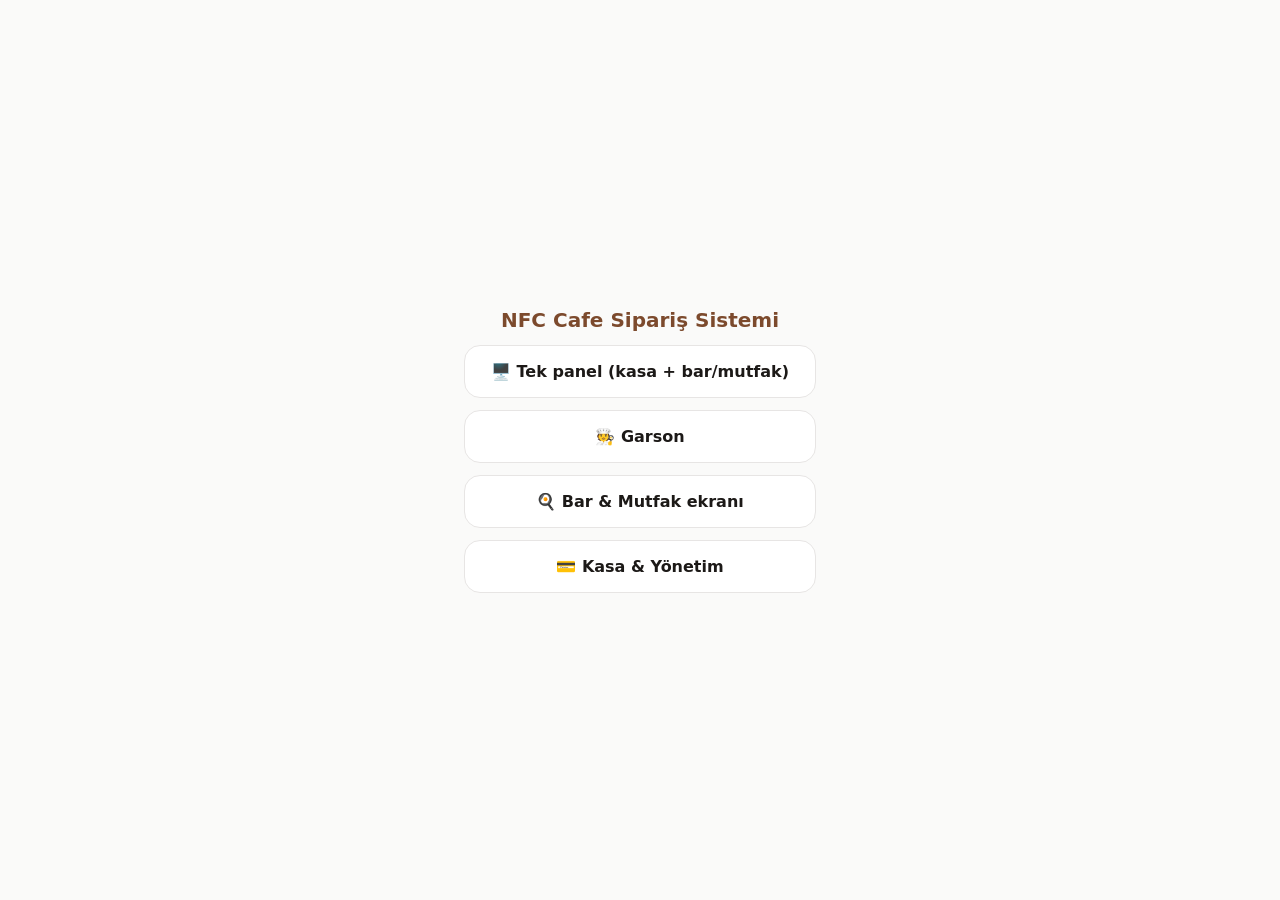
<file: index.html>
<!doctype html>
<html lang="tr">
  <head>
    <meta charset="UTF-8" />
    <meta name="viewport" content="width=device-width, initial-scale=1" />
    <meta name="robots" content="noindex" />
    <title>NFC Cafe Sipariş Sistemi</title>
    <style>
      body { margin: 0; min-height: 100vh; display: grid; place-items: center; background: #fafaf9;
        font-family: system-ui, -apple-system, "Segoe UI", sans-serif; color: #1c1917; }
      main { width: min(22rem, 90vw); text-align: center; }
      h1 { font-size: 1.25rem; color: #7c4a2d; }
      a { display: block; margin: .75rem 0; padding: 1rem; border-radius: 1rem; background: #fff;
        border: 1px solid #e7e5e4; color: inherit; text-decoration: none; font-weight: 600; }
      a:active { background: #f5f5f4; }
    </style>
  </head>
  <body>
    <main>
      <h1>NFC Cafe Sipariş Sistemi</h1>
      <a href="/panel/">🖥️ Tek panel (kasa + bar/mutfak)</a>
      <a href="/garson/">🧑‍🍳 Garson</a>
      <a href="/bar-mutfak/">🍳 Bar &amp; Mutfak ekranı</a>
      <a href="/yonetim/">💳 Kasa &amp; Yönetim</a>
    </main>
  </body>
</html>
</file>
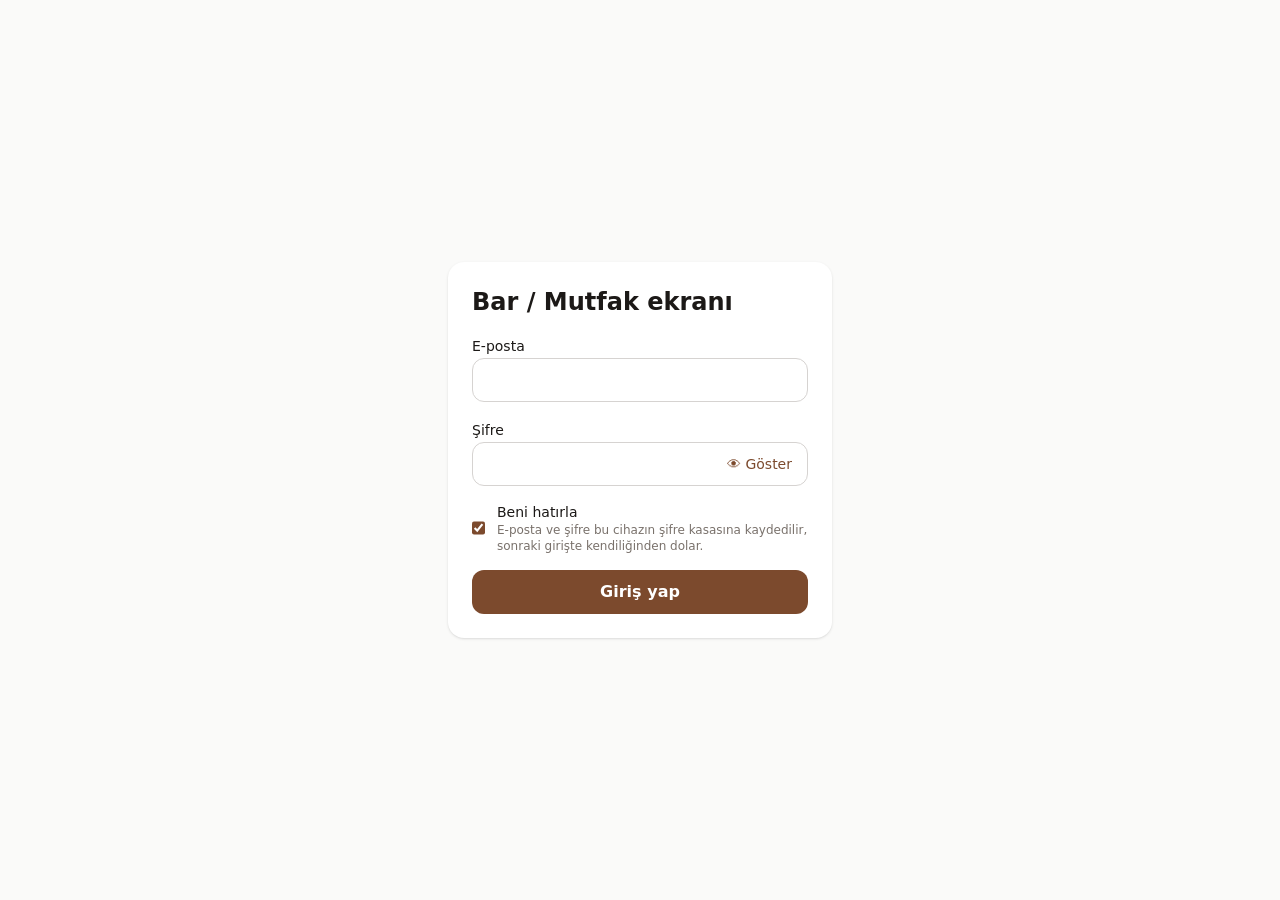
<file: bar-mutfak/index.html>
<!doctype html>
<html lang="tr">
  <head>
    <meta charset="UTF-8" />
    <meta name="viewport" content="width=device-width, initial-scale=1, viewport-fit=cover" />
    <meta name="theme-color" content="#1c1917" />
    <meta name="robots" content="noindex, nofollow" />
    <title>Hazırlık Ekranı</title>
    <link rel="icon" href="/bar-mutfak/icons/icon-192.png" />
    <meta name="apple-mobile-web-app-capable" content="yes" />
    <meta name="mobile-web-app-capable" content="yes" />
    <meta name="apple-mobile-web-app-status-bar-style" content="default" />
    <meta name="apple-mobile-web-app-title" content="Hazırlık Ekranı" />
    <link rel="apple-touch-icon" href="/bar-mutfak/icons/apple-touch-icon.png" />
    <script type="module" crossorigin src="/bar-mutfak/assets/index-kyee_vwB.js"></script>
    <link rel="modulepreload" crossorigin href="/bar-mutfak/assets/react-iatO0Ots.js">
    <link rel="modulepreload" crossorigin href="/bar-mutfak/assets/vendor-178oNzGW.js">
    <link rel="modulepreload" crossorigin href="/bar-mutfak/assets/supabase-DgJYWdGO.js">
    <link rel="modulepreload" crossorigin href="/bar-mutfak/assets/query-DJHXUKAL.js">
    <link rel="stylesheet" crossorigin href="/bar-mutfak/assets/index-93g79c9D.css">
  <link rel="manifest" href="/bar-mutfak/manifest.webmanifest"></head>
  <body>
    <div id="root"></div>
  </body>
</html>
</file>
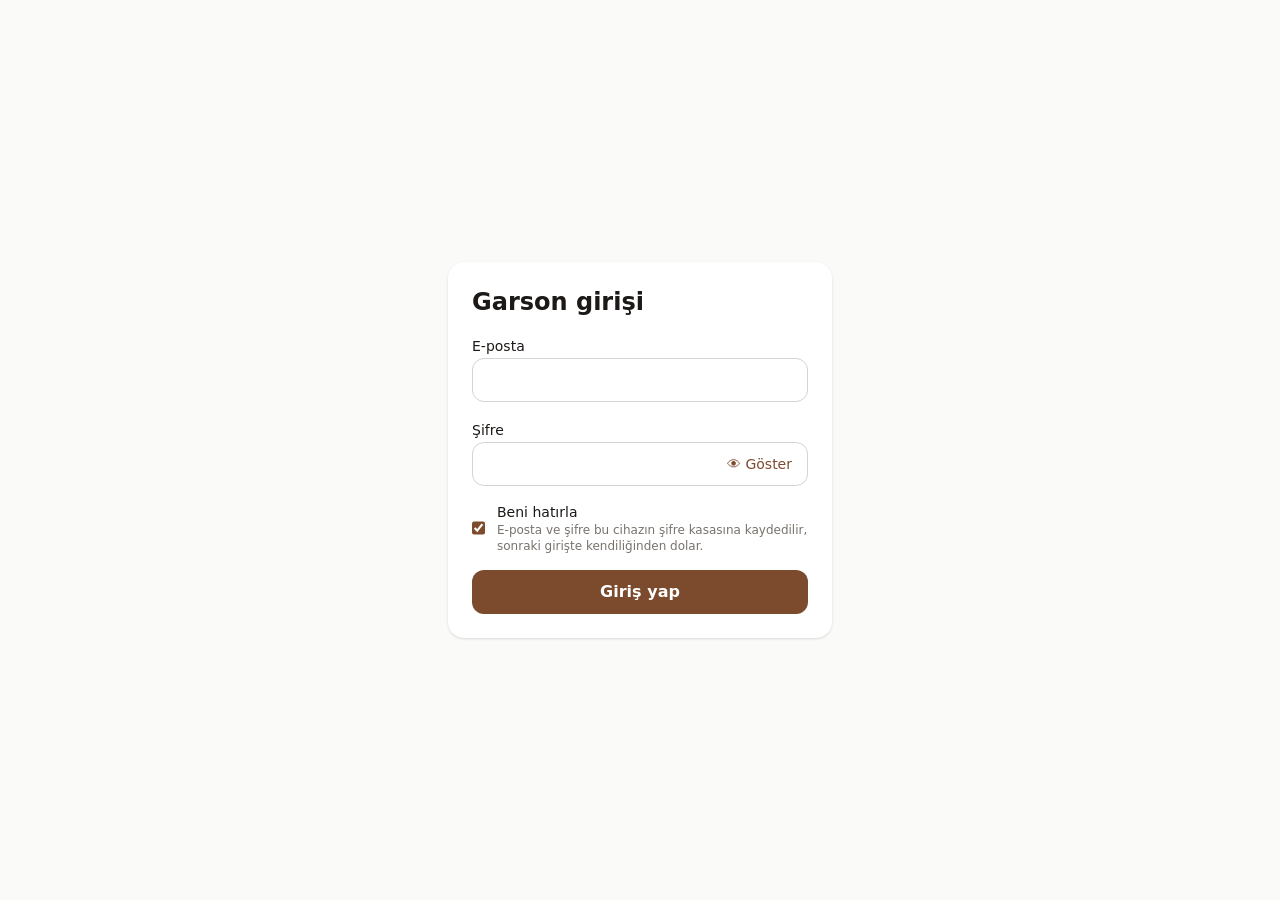
<file: garson/index.html>
<!doctype html>
<html lang="tr">
  <head>
    <meta charset="UTF-8" />
    <meta name="viewport" content="width=device-width, initial-scale=1, viewport-fit=cover" />
    <meta name="theme-color" content="#7c4a2d" />
    <meta name="robots" content="noindex, nofollow" />
    <title>Garson</title>
    <link rel="icon" href="/garson/icons/icon-192.png" />
    <meta name="apple-mobile-web-app-capable" content="yes" />
    <meta name="mobile-web-app-capable" content="yes" />
    <meta name="apple-mobile-web-app-status-bar-style" content="default" />
    <meta name="apple-mobile-web-app-title" content="Garson" />
    <link rel="apple-touch-icon" href="/garson/icons/apple-touch-icon.png" />
    <script type="module" crossorigin src="/garson/assets/index-CJV4fccb.js"></script>
    <link rel="modulepreload" crossorigin href="/garson/assets/react-CrowJ5J7.js">
    <link rel="modulepreload" crossorigin href="/garson/assets/query-D5E0ozTe.js">
    <link rel="modulepreload" crossorigin href="/garson/assets/vendor-178oNzGW.js">
    <link rel="modulepreload" crossorigin href="/garson/assets/supabase-DgJYWdGO.js">
    <link rel="stylesheet" crossorigin href="/garson/assets/index-DdQipz9o.css">
  <link rel="manifest" href="/garson/manifest.webmanifest"></head>
  <body>
    <div id="root"></div>
  </body>
</html>
</file>
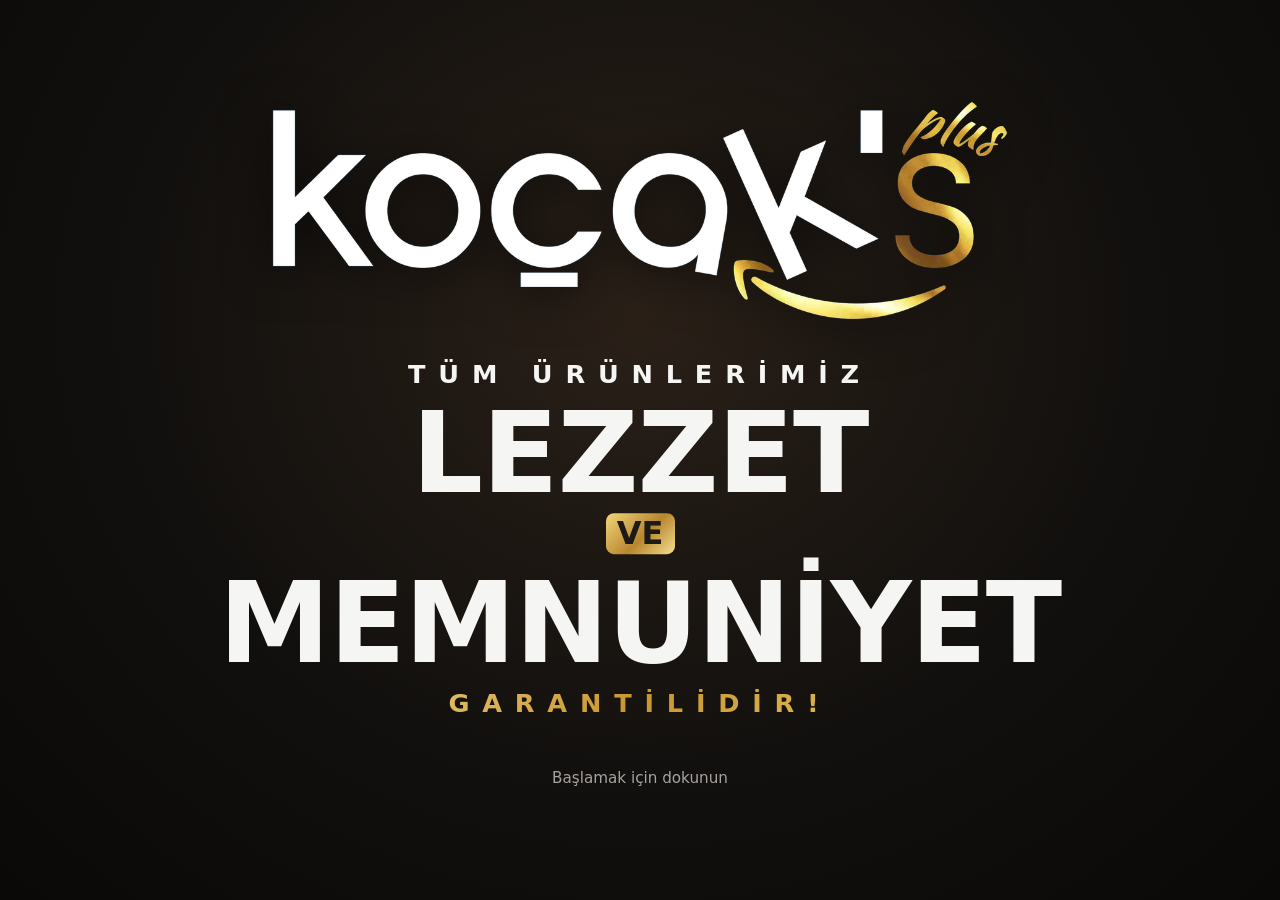
<file: panel/index.html>
<!doctype html>
<html lang="tr">
  <head>
    <meta charset="UTF-8" />
    <meta name="viewport" content="width=device-width, initial-scale=1" />
    <meta name="robots" content="noindex" />
    <meta name="theme-color" content="#1c1917" />
    <title>Kocak's Caffe · Panel</title>
    <style>
      * { box-sizing: border-box; }
      html, body { margin: 0; height: 100%; background: #1c1917; color: #fafaf9;
        font-family: system-ui, -apple-system, "Segoe UI", sans-serif; overflow: hidden; }
      body { display: flex; flex-direction: column; }
      header { display: flex; align-items: center; gap: .5rem; padding: .4rem .6rem;
        background: #1c1917; border-bottom: 1px solid #292524; flex: none; }
      .brand { font-weight: 800; color: #e7c9a9; margin-right: .5rem; white-space: nowrap; }
      nav { display: flex; gap: .35rem; flex: 1; overflow-x: auto; }
      nav button { appearance: none; border: 0; cursor: pointer; white-space: nowrap;
        min-height: 2.5rem; padding: 0 1rem; border-radius: .75rem; font: inherit; font-weight: 700;
        background: #292524; color: #a8a29e; position: relative; }
      nav button[aria-selected="true"] { background: #7c4a2d; color: #fff; }
      nav button .dot { position: absolute; top: .35rem; right: .35rem; width: .55rem; height: .55rem;
        border-radius: 50%; background: #22c55e; display: none; }
      nav button.live .dot { display: block; }
      .tools { display: flex; align-items: center; gap: .5rem; color: #a8a29e; font-variant-numeric: tabular-nums; }
      .tools button { appearance: none; border: 0; cursor: pointer; border-radius: .6rem; min-height: 2.25rem;
        padding: 0 .7rem; background: #292524; color: #d6d3d1; font: inherit; }
      main { position: relative; flex: 1; }
      iframe { position: absolute; inset: 0; width: 100%; height: 100%; border: 0; background: #fff;
        visibility: hidden; }
      iframe.active { visibility: visible; }
      .hint { position: absolute; inset: 0; display: grid; place-items: center; color: #a8a29e; }
      .brand img { height: 1.6rem; display: block; }

      /* Açılış (selamlama) ekranı */
      #splash { position: fixed; inset: 0; z-index: 100; display: flex; flex-direction: column;
        align-items: center; justify-content: center; gap: 4vh; cursor: pointer; text-align: center;
        background: radial-gradient(ellipse at 50% 35%, #2a2018 0%, #12100e 55%, #0a0908 100%);
        transition: opacity .8s ease, visibility .8s; }
      #splash.hide { opacity: 0; visibility: hidden; }
      #splash img { width: min(58vw, 780px); height: auto; filter: drop-shadow(0 6px 24px rgba(0,0,0,.6));
        animation: rise 1s ease both; }
      .slogan { color: #f5f5f4; animation: rise 1s .35s ease both; }
      .slogan .small { font-weight: 700; letter-spacing: .5em; font-size: clamp(.9rem, 2.2vw, 1.6rem); margin: 0; }
      .slogan .big { font-weight: 900; line-height: .95; font-size: clamp(2.6rem, 9vw, 7rem); margin: .1em 0;
        letter-spacing: -.01em; text-transform: uppercase; }
      .slogan .ve { display: inline-block; font-weight: 900; font-size: clamp(1rem, 2.6vw, 2rem); padding: .05em .35em;
        border-radius: .25em; color: #1c1917; background: linear-gradient(135deg, #f3d77a, #b8862f 55%, #f6e08f);
        transform: translateY(-.15em); }
      .slogan .gold { background: linear-gradient(135deg, #f8e7a1, #c9962f 50%, #f3d77a); -webkit-background-clip: text;
        background-clip: text; color: transparent; }
      .tap { color: #a8a29e; font-size: .95rem; animation: rise 1s .8s ease both; }
      @keyframes rise { from { opacity: 0; transform: translateY(14px); } to { opacity: 1; transform: none; } }
    </style>
  </head>
  <body>
    <header>
      <span class="brand"><img src="kocaks-logo.png" alt="Koçak's Plus" /></span>
      <nav role="tablist" aria-label="Paneller"></nav>
      <div class="tools">
        <span id="clock"></span>
        <button type="button" id="reload" title="Açık paneli yenile">⟳</button>
        <button type="button" id="full" title="Tam ekran">⛶</button>
      </div>
    </header>
    <main id="frames"><div class="hint">Yükleniyor…</div></main>

    <div id="splash" role="dialog" aria-label="Hoş geldiniz">
      <img src="kocaks-logo.png" alt="Koçak's Plus" />
      <div class="slogan">
        <p class="small">TÜM ÜRÜNLERİMİZ</p>
        <p class="big">Lezzet</p>
        <span class="ve">VE</span>
        <p class="big">Memnuniyet</p>
        <p class="small gold">GARANTİLİDİR!</p>
      </div>
      <p class="tap">Başlamak için dokunun</p>
    </div>

    <script>
      // Tek pencerede tüm paneller. Paneller ayrı ayrı (iframe) ve HEP AÇIK çalışır:
      // kasadayken de bar/mutfak siparişleri gelir, sesli uyarı çalar ve fişler basılır.
      // Her panelin oturumu ayrıdır (kasa ve mutfak aynı bilgisayarda ayrı hesaplarla açık kalabilir).
      // ?oturum= her sekmeye ayrı oturum verir (Bar ve Mutfak ayrı hesaplarla açık kalır).
      // Kasa ve Bar eski oturumlarını korur (oturum adı yok).
      const PANELS = [
        { id: 'yonetici', label: '⚙️ Yönetici', src: '/yonetim/?oturum=yonetici&bolum=menu&ekran=Y%C3%B6netici%20giri%C5%9Fi', preload: false },
        { id: 'kasa', label: '💳 Kasa', src: '/yonetim/?sekme=kasa&bolum=cashier&ekran=Kasa%20giri%C5%9Fi', preload: true },
        { id: 'garson', label: '🧑‍🍳 Garson', src: '/garson/', preload: false },
        { id: 'bar', label: '🍹 Bar', src: '/bar-mutfak/?ekran=Bar%20ekran%C4%B1', preload: true },
        { id: 'mutfak', label: '🍳 Mutfak', src: '/bar-mutfak/?oturum=mutfak&ekran=Mutfak%20ekran%C4%B1', preload: true },
      ];
      const KEY = 'cafe-panel-tab';

      // Selamlama ekranı:
      //  * panel açılınca 4 saniye görünür (dokununca hemen kapanır),
      //  * kasa/panel 10 saniye kullanılmazsa yeniden çıkar; dokununca kapanır.
      const IDLE_MS = 10_000;
      const splash = document.getElementById('splash');
      let lastActive = Date.now();
      const hideSplash = () => splash.classList.add('hide');
      const showSplash = () => splash.classList.remove('hide');
      const activity = () => {
        lastActive = Date.now();
      };
      splash.addEventListener('pointerdown', (e) => {
        e.preventDefault(); // ekranı kapatan dokunuş arkadaki düğmeye basmasın
        activity();
        hideSplash();
      });
      setTimeout(hideSplash, 4000);
      const ACTIVITY_EVENTS = ['pointerdown', 'keydown', 'touchstart', 'wheel'];
      const watch = (win) => {
        for (const ev of ACTIVITY_EVENTS) win.addEventListener(ev, activity, { passive: true, capture: true });
      };
      watch(window);
      window.addEventListener('keydown', () => hideSplash());
      setInterval(() => {
        if (Date.now() - lastActive > IDLE_MS && splash.classList.contains('hide')) showSplash();
      }, 1000);
      const nav = document.querySelector('nav');
      const frames = document.getElementById('frames');
      const loaded = new Map();

      function frameFor(p) {
        let f = loaded.get(p.id);
        if (!f) {
          f = document.createElement('iframe');
          f.title = p.label;
          // Panel içindeki dokunuşlar da 'kullanılıyor' sayılır (aynı site)
          f.addEventListener('load', () => { try { watch(f.contentWindow); } catch {} });
          f.src = p.src;
          // Ekranı açık tutma, sesli uyarı, tam ekran ve pano izinleri panellere de geçsin
          f.allow = 'screen-wake-lock; autoplay; fullscreen; clipboard-write; local-network-access; loopback-network; local-network';
          frames.appendChild(f);
          loaded.set(p.id, f);
          frames.querySelector('.hint')?.remove();
        }
        return f;
      }

      function show(id) {
        const p = PANELS.find((x) => x.id === id) || PANELS[0];
        const f = frameFor(p);
        for (const [pid, fr] of loaded) fr.classList.toggle('active', pid === p.id);
        for (const b of nav.children) b.setAttribute('aria-selected', String(b.dataset.id === p.id));
        try { localStorage.setItem(KEY, p.id); } catch {}
        try { f.contentWindow && f.contentWindow.focus(); } catch {}
        document.title = `${p.label.replace(/^\S+\s/, '')} · Kocak's Caffe`;
      }

      for (const p of PANELS) {
        const b = document.createElement('button');
        b.type = 'button';
        b.role = 'tab';
        b.dataset.id = p.id;
        b.innerHTML = `${p.label}<span class="dot" aria-hidden="true"></span>`;
        b.addEventListener('click', () => show(p.id));
        nav.appendChild(b);
      }

      // Kasa, bar ve mutfak baştan yüklensin (arka planda çalışsınlar)
      for (const p of PANELS) if (p.preload) frameFor(p);
      let start = 'kasa';
      try { start = localStorage.getItem(KEY) || start; } catch {}
      show(start);

      // Klavye: Ctrl+1 … Ctrl+5 ile paneller arası geçiş
      window.addEventListener('keydown', (e) => {
        if (e.ctrlKey && /^[1-9]$/.test(e.key) && PANELS[+e.key - 1]) {
          e.preventDefault();
          show(PANELS[+e.key - 1].id);
        }
      });

      document.getElementById('reload').addEventListener('click', () => {
        const active = [...loaded.values()].find((f) => f.classList.contains('active'));
        try { active && active.contentWindow.location.reload(); } catch { active && (active.src = active.src); }
      });
      document.getElementById('full').addEventListener('click', () => {
        if (document.fullscreenElement) document.exitFullscreen();
        else document.documentElement.requestFullscreen().catch(() => {});
      });

      const clock = document.getElementById('clock');
      const tick = () => (clock.textContent = new Date().toLocaleTimeString('tr-TR', { hour: '2-digit', minute: '2-digit' }));
      tick();
      setInterval(tick, 10000);

      // Arka plandaki panel çalışıyor mu? (yüklü sekmelerde yeşil nokta)
      setInterval(() => {
        for (const b of nav.children) b.classList.toggle('live', loaded.has(b.dataset.id));
      }, 2000);
    </script>
  </body>
</html>
</file>
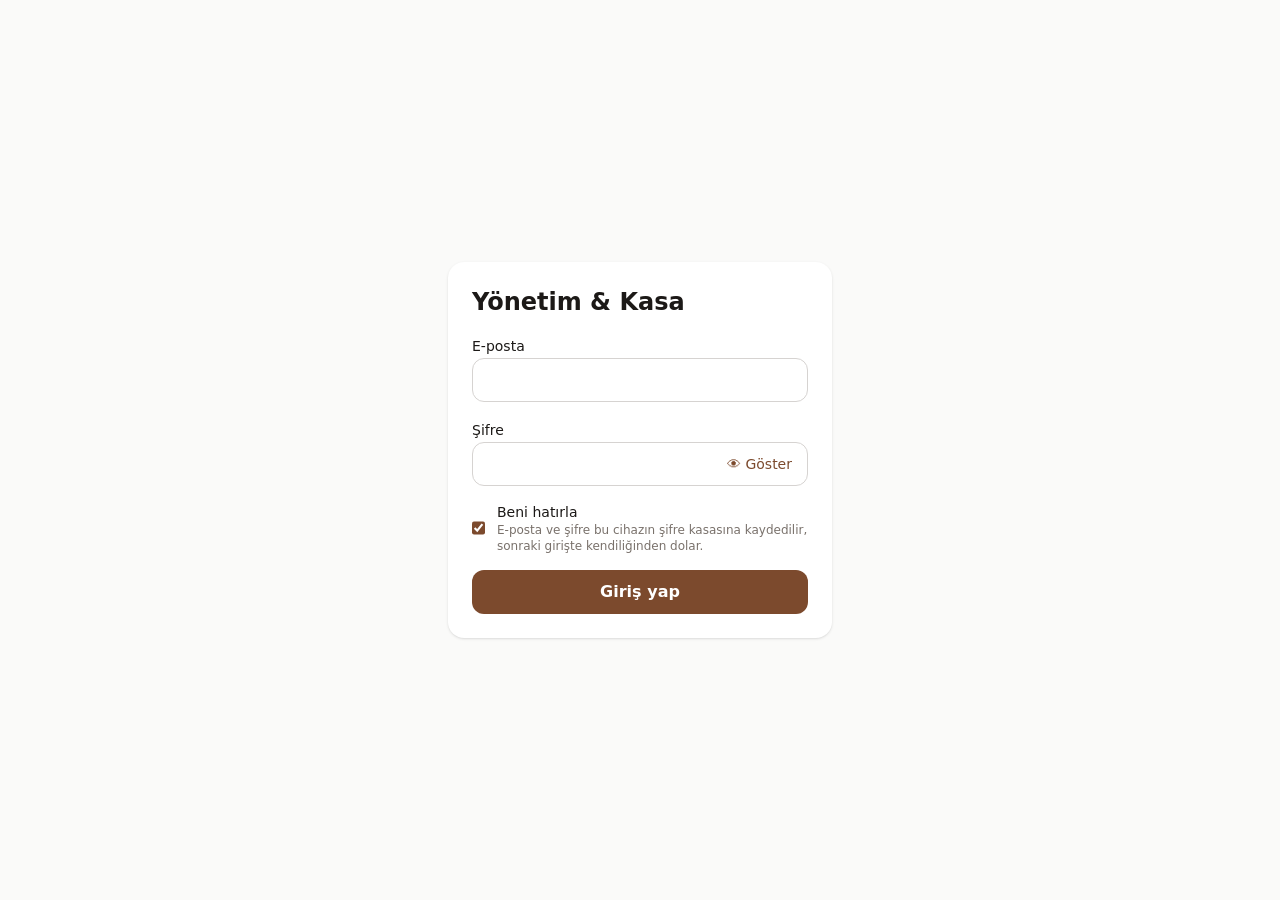
<file: yonetim/index.html>
<!doctype html>
<html lang="tr">
  <head>
    <meta charset="UTF-8" />
    <meta name="viewport" content="width=device-width, initial-scale=1, viewport-fit=cover" />
    <meta name="theme-color" content="#7c4a2d" />
    <meta name="robots" content="noindex, nofollow" />
    <title>Yönetim & Kasa</title>
    <link rel="icon" href="/yonetim/icons/icon-192.png" />
    <script type="module" crossorigin src="/yonetim/assets/index-q5wMx9-_.js"></script>
    <link rel="modulepreload" crossorigin href="/yonetim/assets/react-iatO0Ots.js">
    <link rel="modulepreload" crossorigin href="/yonetim/assets/vendor-B4CftUe7.js">
    <link rel="modulepreload" crossorigin href="/yonetim/assets/supabase-BGZbwork.js">
    <link rel="modulepreload" crossorigin href="/yonetim/assets/query-DJHXUKAL.js">
    <link rel="stylesheet" crossorigin href="/yonetim/assets/index-BdJBS9AF.css">
  </head>
  <body>
    <div id="root"></div>
  </body>
</html>
</file>
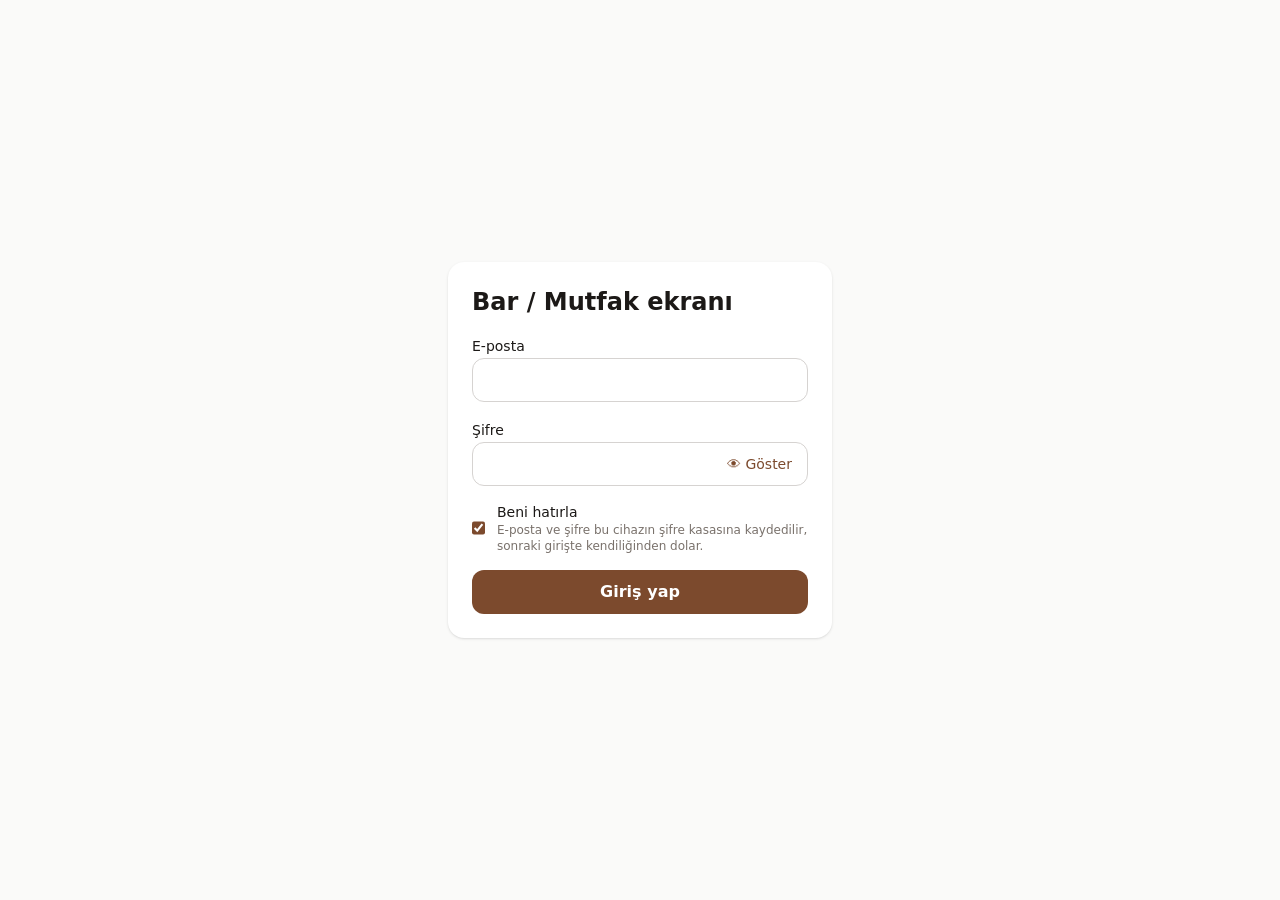
<file: demo/bar-mutfak/index.html>
<!doctype html>
<html lang="tr">
  <head>
    <meta charset="UTF-8" />
    <meta name="viewport" content="width=device-width, initial-scale=1, viewport-fit=cover" />
    <meta name="theme-color" content="#1c1917" />
    <meta name="robots" content="noindex, nofollow" />
    <title>Hazırlık Ekranı</title>
    <link rel="icon" href="/demo/bar-mutfak/icons/icon-192.png" />
    <meta name="apple-mobile-web-app-capable" content="yes" />
    <meta name="mobile-web-app-capable" content="yes" />
    <meta name="apple-mobile-web-app-status-bar-style" content="default" />
    <meta name="apple-mobile-web-app-title" content="Hazırlık Ekranı" />
    <link rel="apple-touch-icon" href="/demo/bar-mutfak/icons/apple-touch-icon.png" />
    <script type="module" crossorigin src="/demo/bar-mutfak/assets/index-HNUf_8P4.js"></script>
    <link rel="modulepreload" crossorigin href="/demo/bar-mutfak/assets/react-iatO0Ots.js">
    <link rel="modulepreload" crossorigin href="/demo/bar-mutfak/assets/vendor-178oNzGW.js">
    <link rel="modulepreload" crossorigin href="/demo/bar-mutfak/assets/supabase-DgJYWdGO.js">
    <link rel="modulepreload" crossorigin href="/demo/bar-mutfak/assets/query-DJHXUKAL.js">
    <link rel="stylesheet" crossorigin href="/demo/bar-mutfak/assets/index-93g79c9D.css">
  <link rel="manifest" href="/demo/bar-mutfak/manifest.webmanifest"></head>
  <body>
    <div id="root"></div>
  </body>
</html>
</file>
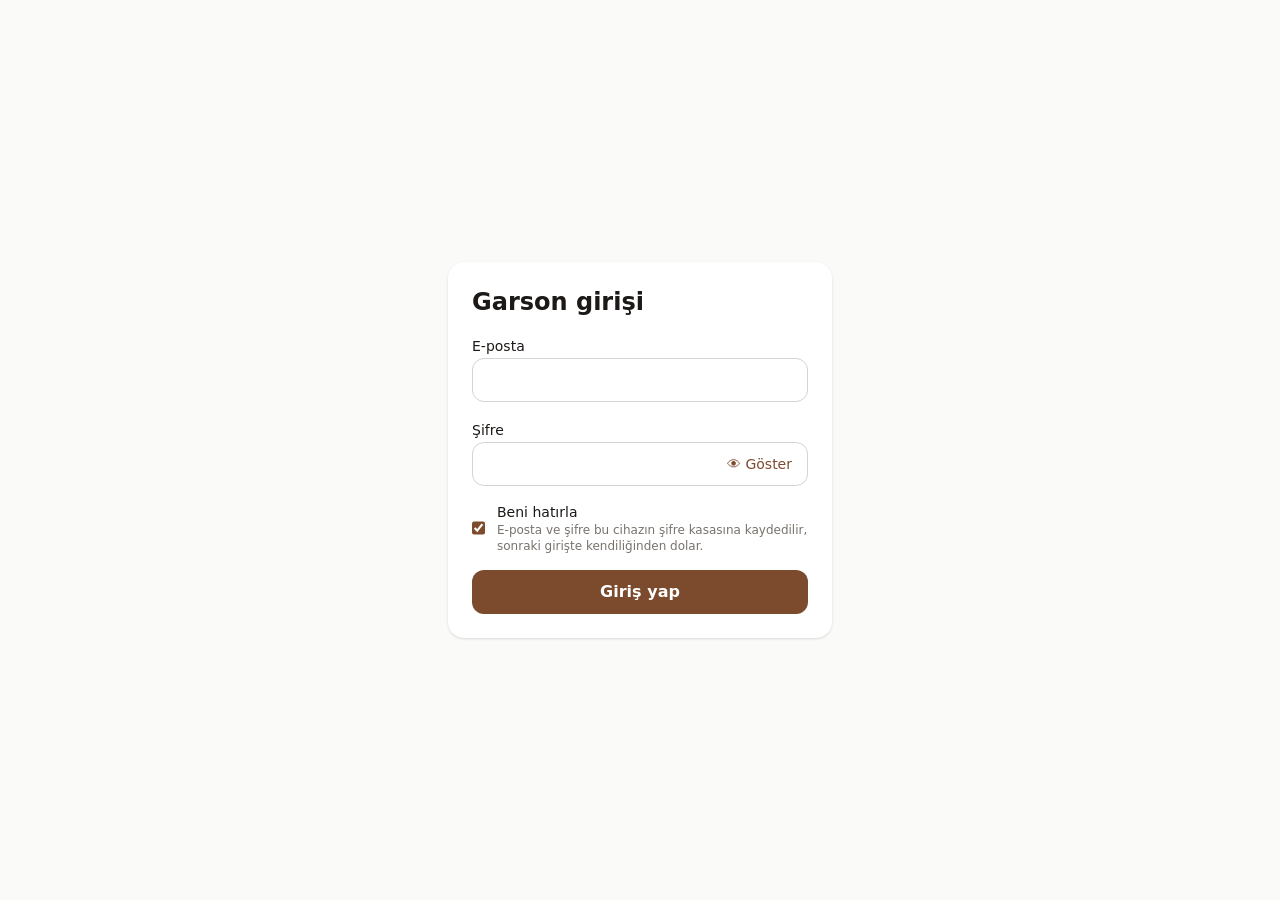
<file: demo/garson/index.html>
<!doctype html>
<html lang="tr">
  <head>
    <meta charset="UTF-8" />
    <meta name="viewport" content="width=device-width, initial-scale=1, viewport-fit=cover" />
    <meta name="theme-color" content="#7c4a2d" />
    <meta name="robots" content="noindex, nofollow" />
    <title>Garson Demo</title>
    <link rel="icon" href="/demo/garson/icons/icon-192.png" />
    <meta name="apple-mobile-web-app-capable" content="yes" />
    <meta name="mobile-web-app-capable" content="yes" />
    <meta name="apple-mobile-web-app-status-bar-style" content="default" />
    <meta name="apple-mobile-web-app-title" content="Garson Demo" />
    <link rel="apple-touch-icon" href="/demo/garson/icons/apple-touch-icon.png" />
    <script type="module" crossorigin src="/demo/garson/assets/index-506obWeY.js"></script>
    <link rel="modulepreload" crossorigin href="/demo/garson/assets/react-CrowJ5J7.js">
    <link rel="modulepreload" crossorigin href="/demo/garson/assets/query-D5E0ozTe.js">
    <link rel="modulepreload" crossorigin href="/demo/garson/assets/vendor-178oNzGW.js">
    <link rel="modulepreload" crossorigin href="/demo/garson/assets/supabase-DgJYWdGO.js">
    <link rel="stylesheet" crossorigin href="/demo/garson/assets/index-DdQipz9o.css">
  <link rel="manifest" href="/demo/garson/manifest.webmanifest"></head>
  <body>
    <div id="root"></div>
  </body>
</html>
</file>
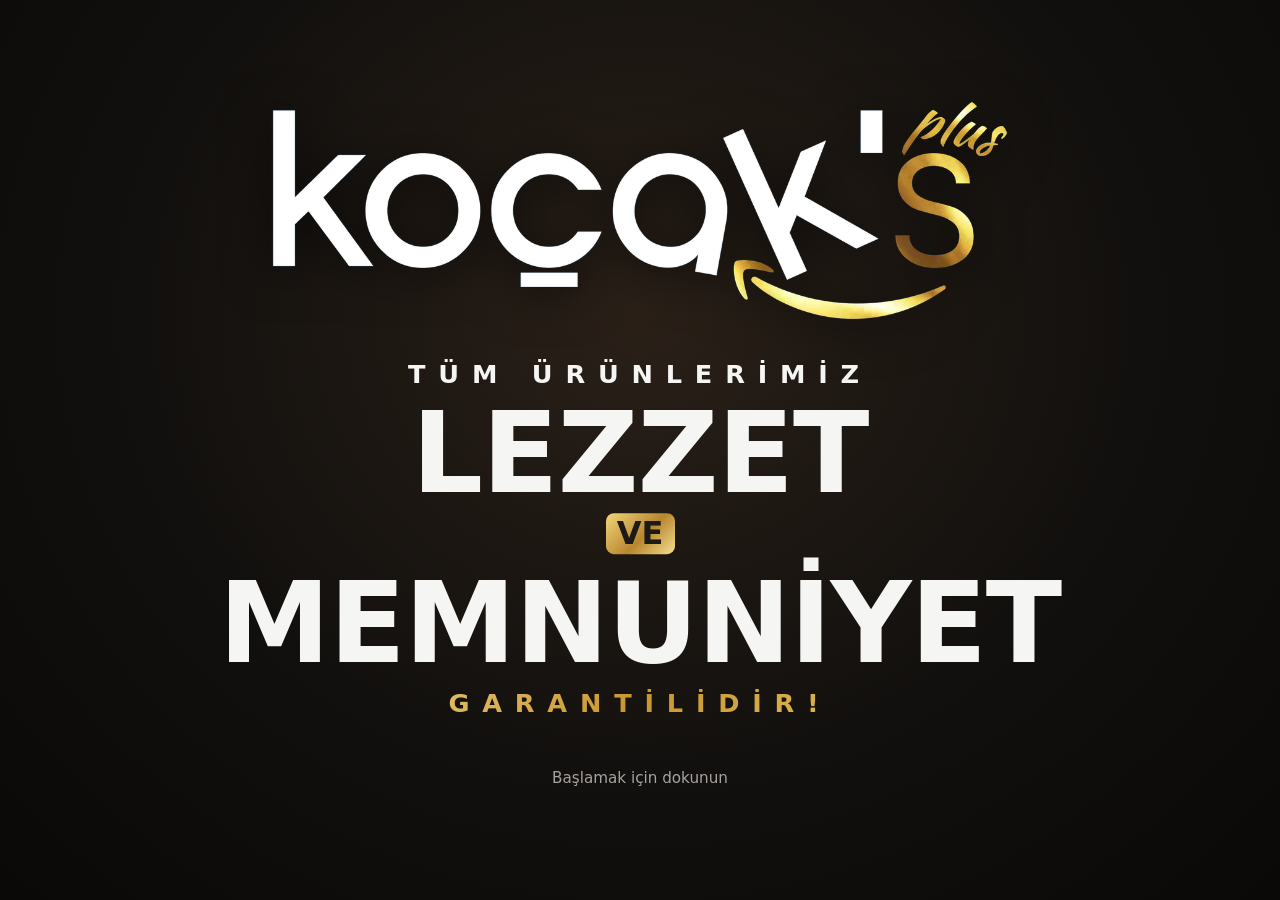
<file: demo/panel/index.html>
<!doctype html>
<html lang="tr">
  <head>
    <meta charset="UTF-8" />
    <meta name="viewport" content="width=device-width, initial-scale=1" />
    <meta name="robots" content="noindex" />
    <meta name="theme-color" content="#1c1917" />
    <title>Kocak's Caffe · Panel</title>
    <style>
      * { box-sizing: border-box; }
      html, body { margin: 0; height: 100%; background: #1c1917; color: #fafaf9;
        font-family: system-ui, -apple-system, "Segoe UI", sans-serif; overflow: hidden; }
      body { display: flex; flex-direction: column; }
      header { display: flex; align-items: center; gap: .5rem; padding: .4rem .6rem;
        background: #1c1917; border-bottom: 1px solid #292524; flex: none; }
      .brand { font-weight: 800; color: #e7c9a9; margin-right: .5rem; white-space: nowrap; }
      nav { display: flex; gap: .35rem; flex: 1; overflow-x: auto; }
      nav button { appearance: none; border: 0; cursor: pointer; white-space: nowrap;
        min-height: 2.5rem; padding: 0 1rem; border-radius: .75rem; font: inherit; font-weight: 700;
        background: #292524; color: #a8a29e; position: relative; }
      nav button[aria-selected="true"] { background: #7c4a2d; color: #fff; }
      nav button .dot { position: absolute; top: .35rem; right: .35rem; width: .55rem; height: .55rem;
        border-radius: 50%; background: #22c55e; display: none; }
      nav button.live .dot { display: block; }
      .tools { display: flex; align-items: center; gap: .5rem; color: #a8a29e; font-variant-numeric: tabular-nums; }
      .tools button { appearance: none; border: 0; cursor: pointer; border-radius: .6rem; min-height: 2.25rem;
        padding: 0 .7rem; background: #292524; color: #d6d3d1; font: inherit; }
      main { position: relative; flex: 1; }
      iframe { position: absolute; inset: 0; width: 100%; height: 100%; border: 0; background: #fff;
        visibility: hidden; }
      iframe.active { visibility: visible; }
      .hint { position: absolute; inset: 0; display: grid; place-items: center; color: #a8a29e; }
      .brand img { height: 1.6rem; display: block; }

      /* Açılış (selamlama) ekranı */
      #splash { position: fixed; inset: 0; z-index: 100; display: flex; flex-direction: column;
        align-items: center; justify-content: center; gap: 4vh; cursor: pointer; text-align: center;
        background: radial-gradient(ellipse at 50% 35%, #2a2018 0%, #12100e 55%, #0a0908 100%);
        transition: opacity .8s ease, visibility .8s; }
      #splash.hide { opacity: 0; visibility: hidden; }
      #splash img { width: min(58vw, 780px); height: auto; filter: drop-shadow(0 6px 24px rgba(0,0,0,.6));
        animation: rise 1s ease both; }
      .slogan { color: #f5f5f4; animation: rise 1s .35s ease both; }
      .slogan .small { font-weight: 700; letter-spacing: .5em; font-size: clamp(.9rem, 2.2vw, 1.6rem); margin: 0; }
      .slogan .big { font-weight: 900; line-height: .95; font-size: clamp(2.6rem, 9vw, 7rem); margin: .1em 0;
        letter-spacing: -.01em; text-transform: uppercase; }
      .slogan .ve { display: inline-block; font-weight: 900; font-size: clamp(1rem, 2.6vw, 2rem); padding: .05em .35em;
        border-radius: .25em; color: #1c1917; background: linear-gradient(135deg, #f3d77a, #b8862f 55%, #f6e08f);
        transform: translateY(-.15em); }
      .slogan .gold { background: linear-gradient(135deg, #f8e7a1, #c9962f 50%, #f3d77a); -webkit-background-clip: text;
        background-clip: text; color: transparent; }
      .tap { color: #a8a29e; font-size: .95rem; animation: rise 1s .8s ease both; }
      @keyframes rise { from { opacity: 0; transform: translateY(14px); } to { opacity: 1; transform: none; } }
    </style>
  </head>
  <body>
    <header>
      <span class="brand"><img src="kocaks-logo.png" alt="Koçak's Plus" /></span>
      <nav role="tablist" aria-label="Paneller"></nav>
      <div class="tools">
        <span id="clock"></span>
        <button type="button" id="reload" title="Açık paneli yenile">⟳</button>
        <button type="button" id="full" title="Tam ekran">⛶</button>
      </div>
    </header>
    <main id="frames"><div class="hint">Yükleniyor…</div></main>

    <div id="splash" role="dialog" aria-label="Hoş geldiniz">
      <img src="kocaks-logo.png" alt="Koçak's Plus" />
      <div class="slogan">
        <p class="small">TÜM ÜRÜNLERİMİZ</p>
        <p class="big">Lezzet</p>
        <span class="ve">VE</span>
        <p class="big">Memnuniyet</p>
        <p class="small gold">GARANTİLİDİR!</p>
      </div>
      <p class="tap">Başlamak için dokunun</p>
    </div>

    <script>
      // Tek pencerede tüm paneller. Paneller ayrı ayrı (iframe) ve HEP AÇIK çalışır:
      // kasadayken de bar/mutfak siparişleri gelir, sesli uyarı çalar ve fişler basılır.
      // Her panelin oturumu ayrıdır (kasa ve mutfak aynı bilgisayarda ayrı hesaplarla açık kalabilir).
      // ?oturum= her sekmeye ayrı oturum verir (Bar ve Mutfak ayrı hesaplarla açık kalır).
      // Kasa ve Bar eski oturumlarını korur (oturum adı yok).
      const PANELS = [
        { id: 'yonetici', label: '⚙️ Yönetici', src: '/demo/yonetim/?oturum=yonetici&bolum=menu&ekran=Y%C3%B6netici%20giri%C5%9Fi', preload: false },
        { id: 'kasa', label: '💳 Kasa', src: '/demo/yonetim/?sekme=kasa&bolum=cashier&ekran=Kasa%20giri%C5%9Fi', preload: true },
        { id: 'garson', label: '🧑‍🍳 Garson', src: '/demo/garson/', preload: false },
        { id: 'bar', label: '🍹 Bar', src: '/demo/bar-mutfak/?ekran=Bar%20ekran%C4%B1', preload: true },
        { id: 'mutfak', label: '🍳 Mutfak', src: '/demo/bar-mutfak/?oturum=mutfak&ekran=Mutfak%20ekran%C4%B1', preload: true },
      ];
      const KEY = 'demo:cafe-panel-tab';

      // Selamlama ekranı:
      //  * panel açılınca 4 saniye görünür (dokununca hemen kapanır),
      //  * kasa/panel 10 saniye kullanılmazsa yeniden çıkar; dokununca kapanır.
      const IDLE_MS = 10_000;
      const splash = document.getElementById('splash');
      let lastActive = Date.now();
      const hideSplash = () => splash.classList.add('hide');
      const showSplash = () => splash.classList.remove('hide');
      const activity = () => {
        lastActive = Date.now();
      };
      splash.addEventListener('pointerdown', (e) => {
        e.preventDefault(); // ekranı kapatan dokunuş arkadaki düğmeye basmasın
        activity();
        hideSplash();
      });
      setTimeout(hideSplash, 4000);
      const ACTIVITY_EVENTS = ['pointerdown', 'keydown', 'touchstart', 'wheel'];
      const watch = (win) => {
        for (const ev of ACTIVITY_EVENTS) win.addEventListener(ev, activity, { passive: true, capture: true });
      };
      watch(window);
      window.addEventListener('keydown', () => hideSplash());
      setInterval(() => {
        if (Date.now() - lastActive > IDLE_MS && splash.classList.contains('hide')) showSplash();
      }, 1000);
      const nav = document.querySelector('nav');
      const frames = document.getElementById('frames');
      const loaded = new Map();

      function frameFor(p) {
        let f = loaded.get(p.id);
        if (!f) {
          f = document.createElement('iframe');
          f.title = p.label;
          // Panel içindeki dokunuşlar da 'kullanılıyor' sayılır (aynı site)
          f.addEventListener('load', () => { try { watch(f.contentWindow); } catch {} });
          f.src = p.src;
          // Ekranı açık tutma, sesli uyarı, tam ekran ve pano izinleri panellere de geçsin
          f.allow = 'screen-wake-lock; autoplay; fullscreen; clipboard-write; local-network-access; loopback-network; local-network';
          frames.appendChild(f);
          loaded.set(p.id, f);
          frames.querySelector('.hint')?.remove();
        }
        return f;
      }

      function show(id) {
        const p = PANELS.find((x) => x.id === id) || PANELS[0];
        const f = frameFor(p);
        for (const [pid, fr] of loaded) fr.classList.toggle('active', pid === p.id);
        for (const b of nav.children) b.setAttribute('aria-selected', String(b.dataset.id === p.id));
        try { localStorage.setItem(KEY, p.id); } catch {}
        try { f.contentWindow && f.contentWindow.focus(); } catch {}
        document.title = `${p.label.replace(/^\S+\s/, '')} · Kocak's Caffe`;
      }

      for (const p of PANELS) {
        const b = document.createElement('button');
        b.type = 'button';
        b.role = 'tab';
        b.dataset.id = p.id;
        b.innerHTML = `${p.label}<span class="dot" aria-hidden="true"></span>`;
        b.addEventListener('click', () => show(p.id));
        nav.appendChild(b);
      }

      // Kasa, bar ve mutfak baştan yüklensin (arka planda çalışsınlar)
      for (const p of PANELS) if (p.preload) frameFor(p);
      let start = 'kasa';
      try { start = localStorage.getItem(KEY) || start; } catch {}
      show(start);

      // Klavye: Ctrl+1 … Ctrl+5 ile paneller arası geçiş
      window.addEventListener('keydown', (e) => {
        if (e.ctrlKey && /^[1-9]$/.test(e.key) && PANELS[+e.key - 1]) {
          e.preventDefault();
          show(PANELS[+e.key - 1].id);
        }
      });

      document.getElementById('reload').addEventListener('click', () => {
        const active = [...loaded.values()].find((f) => f.classList.contains('active'));
        try { active && active.contentWindow.location.reload(); } catch { active && (active.src = active.src); }
      });
      document.getElementById('full').addEventListener('click', () => {
        if (document.fullscreenElement) document.exitFullscreen();
        else document.documentElement.requestFullscreen().catch(() => {});
      });

      const clock = document.getElementById('clock');
      const tick = () => (clock.textContent = new Date().toLocaleTimeString('tr-TR', { hour: '2-digit', minute: '2-digit' }));
      tick();
      setInterval(tick, 10000);

      // Arka plandaki panel çalışıyor mu? (yüklü sekmelerde yeşil nokta)
      setInterval(() => {
        for (const b of nav.children) b.classList.toggle('live', loaded.has(b.dataset.id));
      }, 2000);
    </script>
  </body>
</html>
</file>
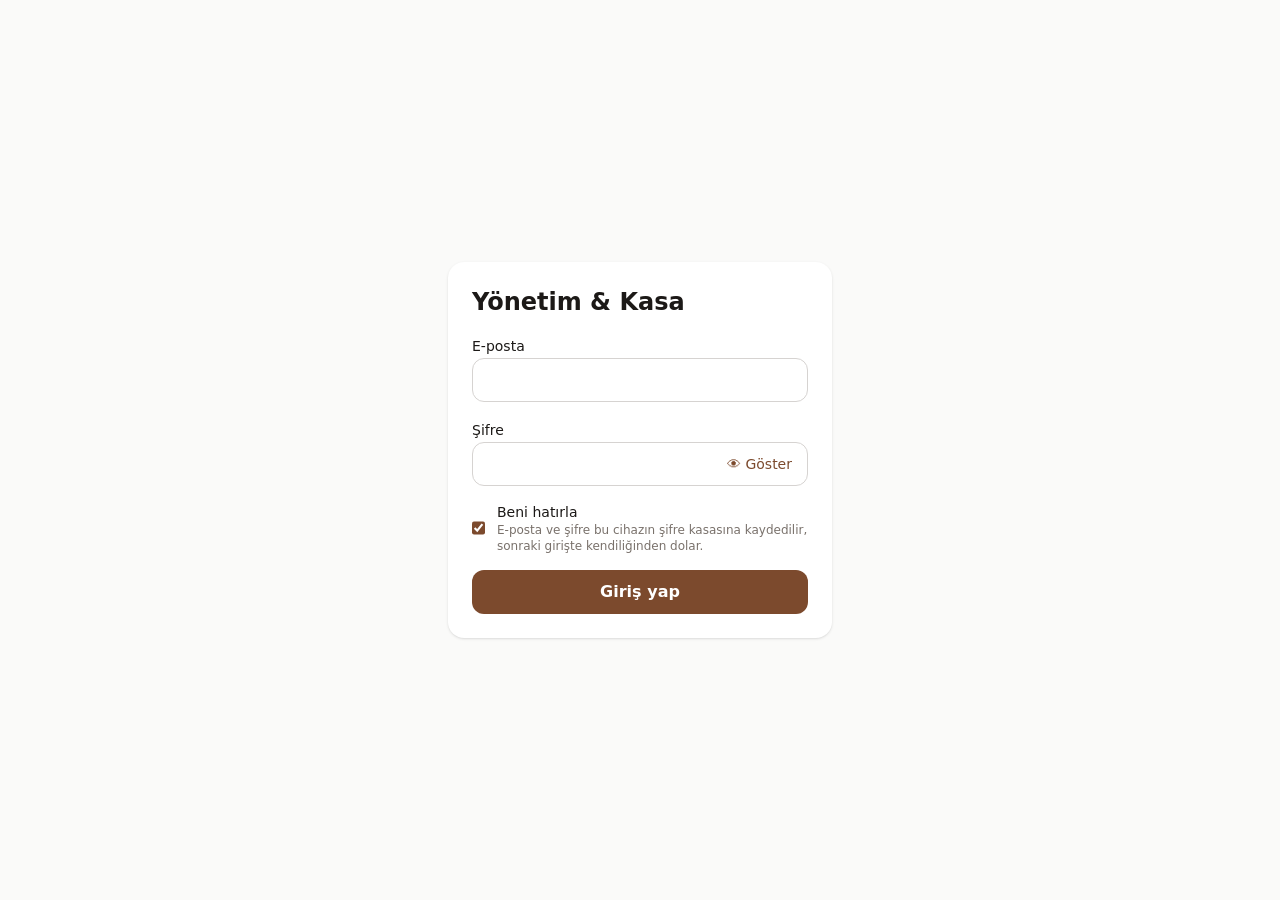
<file: demo/yonetim/index.html>
<!doctype html>
<html lang="tr">
  <head>
    <meta charset="UTF-8" />
    <meta name="viewport" content="width=device-width, initial-scale=1, viewport-fit=cover" />
    <meta name="theme-color" content="#7c4a2d" />
    <meta name="robots" content="noindex, nofollow" />
    <title>Yönetim & Kasa</title>
    <link rel="icon" href="/demo/yonetim/icons/icon-192.png" />
    <script type="module" crossorigin src="/demo/yonetim/assets/index-VL2OwTEA.js"></script>
    <link rel="modulepreload" crossorigin href="/demo/yonetim/assets/react-iatO0Ots.js">
    <link rel="modulepreload" crossorigin href="/demo/yonetim/assets/vendor-B4CftUe7.js">
    <link rel="modulepreload" crossorigin href="/demo/yonetim/assets/supabase-BGZbwork.js">
    <link rel="modulepreload" crossorigin href="/demo/yonetim/assets/query-DJHXUKAL.js">
    <link rel="stylesheet" crossorigin href="/demo/yonetim/assets/index-BdJBS9AF.css">
  </head>
  <body>
    <div id="root"></div>
  </body>
</html>
</file>
<file: bar-mutfak/assets/index-93g79c9D.css>
@layer properties{@supports (((-webkit-hyphens:none)) and (not (margin-trim:block))) or ((-moz-orient:inline) and (not (color:rgb(from red r g b)))){*,:before,:after,::backdrop{--tw-space-y-reverse:0;--tw-border-style:solid;--tw-leading:initial;--tw-font-weight:initial;--tw-tracking:initial;--tw-ordinal:initial;--tw-slashed-zero:initial;--tw-numeric-figure:initial;--tw-numeric-spacing:initial;--tw-numeric-fraction:initial;--tw-shadow:0 0 #0000;--tw-shadow-color:initial;--tw-shadow-alpha:100%;--tw-inset-shadow:0 0 #0000;--tw-inset-shadow-color:initial;--tw-inset-shadow-alpha:100%;--tw-ring-color:initial;--tw-ring-shadow:0 0 #0000;--tw-inset-ring-color:initial;--tw-inset-ring-shadow:0 0 #0000;--tw-ring-inset:initial;--tw-ring-offset-width:0px;--tw-ring-offset-color:#fff;--tw-ring-offset-shadow:0 0 #0000}}}@layer theme{:root,:host{--font-sans:system-ui, -apple-system, "Segoe UI", Roboto, sans-serif;--font-mono:ui-monospace, SFMono-Regular, Menlo, Monaco, Consolas, "Liberation Mono", "Courier New", monospace;--color-red-50:oklch(97.1% .013 17.38);--color-red-700:oklch(50.5% .213 27.518);--color-orange-200:oklch(90.1% .076 70.697);--color-orange-300:oklch(83.7% .128 66.29);--color-orange-950:oklch(26.6% .079 36.259);--color-amber-300:oklch(87.9% .169 91.605);--color-green-100:oklch(96.2% .044 156.743);--color-emerald-700:oklch(50.8% .118 165.612);--color-sky-400:oklch(74.6% .16 232.661);--color-sky-700:oklch(50% .134 242.749);--color-stone-50:oklch(98.5% .001 106.423);--color-stone-100:oklch(97% .001 106.424);--color-stone-200:oklch(92.3% .003 48.717);--color-stone-300:oklch(86.9% .005 56.366);--color-stone-400:oklch(70.9% .01 56.259);--color-stone-500:oklch(55.3% .013 58.071);--color-stone-600:oklch(44.4% .011 73.639);--color-stone-700:oklch(37.4% .01 67.558);--color-stone-800:oklch(26.8% .007 34.298);--color-stone-900:oklch(21.6% .006 56.043);--color-black:#000;--color-white:#fff;--spacing:.25rem;--container-sm:24rem;--container-lg:32rem;--container-6xl:72rem;--text-xs:.75rem;--text-xs--line-height:calc(1 / .75);--text-sm:.875rem;--text-sm--line-height:calc(1.25 / .875);--text-base:1rem;--text-base--line-height: 1.5 ;--text-lg:1.125rem;--text-lg--line-height:calc(1.75 / 1.125);--text-xl:1.25rem;--text-xl--line-height:calc(1.75 / 1.25);--text-2xl:1.5rem;--text-2xl--line-height:calc(2 / 1.5);--text-3xl:1.875rem;--text-3xl--line-height: 1.2 ;--font-weight-medium:500;--font-weight-semibold:600;--font-weight-bold:700;--tracking-wide:.025em;--radius-lg:.5rem;--radius-xl:.75rem;--radius-2xl:1rem;--animate-pulse:pulse 2s cubic-bezier(.4, 0, .6, 1) infinite;--default-transition-duration:.15s;--default-transition-timing-function:cubic-bezier(.4, 0, .2, 1);--default-font-family:var(--font-sans);--default-mono-font-family:var(--font-mono);--color-brand:#7c4a2d;--color-brand-fg:#fff;--color-ok:#15803d;--color-warn:#c2410c;--color-late:#b91c1c}}@layer base{*,:after,:before,::backdrop{box-sizing:border-box;border:0 solid;margin:0;padding:0}::file-selector-button{box-sizing:border-box;border:0 solid;margin:0;padding:0}html,:host{-webkit-text-size-adjust:100%;tab-size:4;line-height:1.5;font-family:var(--default-font-family,-apple-system, BlinkMacSystemFont, "Segoe UI", Roboto, "Helvetica Neue", "Noto Sans", Arial, sans-serif, "Apple Color Emoji", "Segoe UI Emoji", "Segoe UI Symbol", "Noto Color Emoji");font-feature-settings:var(--default-font-feature-settings,normal);font-variation-settings:var(--default-font-variation-settings,normal);-webkit-tap-highlight-color:transparent}hr{height:0;color:inherit;border-top-width:1px}abbr:where([title]){-webkit-text-decoration:underline dotted;text-decoration:underline dotted}h1,h2,h3,h4,h5,h6{font-size:inherit;font-weight:inherit}a{color:inherit;-webkit-text-decoration:inherit;text-decoration:inherit}b,strong{font-weight:bolder}code,kbd,samp,pre{font-family:var(--default-mono-font-family,ui-monospace, SFMono-Regular, Menlo, Monaco, Consolas, "Liberation Mono", "Courier New", monospace);font-feature-settings:var(--default-mono-font-feature-settings,normal);font-variation-settings:var(--default-mono-font-variation-settings,normal);font-size:1em}small{font-size:80%}sub,sup{vertical-align:baseline;font-size:75%;line-height:0;position:relative}sub{bottom:-.25em}sup{top:-.5em}table{text-indent:0;border-color:inherit;border-collapse:collapse}:-moz-focusring:where(:not(iframe)){outline:auto}progress{vertical-align:baseline}summary{display:list-item}ol,ul,menu{list-style:none}img,svg,video,canvas,audio,iframe,embed,object{vertical-align:middle;display:block}img,video{max-width:100%;height:auto}button,input,select,optgroup,textarea{font:inherit;font-feature-settings:inherit;font-variation-settings:inherit;letter-spacing:inherit;color:inherit;opacity:1;background-color:#0000;border-radius:0}::file-selector-button{font:inherit;font-feature-settings:inherit;font-variation-settings:inherit;letter-spacing:inherit;color:inherit;opacity:1;background-color:#0000;border-radius:0}:where(select:is([multiple],[size])) optgroup{font-weight:bolder}:where(select:is([multiple],[size])) optgroup option{padding-inline-start:20px}::file-selector-button{margin-inline-end:4px}::placeholder{opacity:1}@supports (not ((-webkit-appearance:-apple-pay-button))) or (contain-intrinsic-size:1px){::placeholder{color:currentColor}@supports (color:color-mix(in lab,red,red)){::placeholder{color:color-mix(in oklab,currentcolor 50%,transparent)}}}textarea{resize:vertical}::-webkit-search-decoration{-webkit-appearance:none}::-webkit-date-and-time-value{min-height:1lh;text-align:inherit}::-webkit-datetime-edit{display:inline-flex}::-webkit-datetime-edit-fields-wrapper{padding:0}::-webkit-datetime-edit{padding-block:0}::-webkit-datetime-edit-year-field{padding-block:0}::-webkit-datetime-edit-month-field{padding-block:0}::-webkit-datetime-edit-day-field{padding-block:0}::-webkit-datetime-edit-hour-field{padding-block:0}::-webkit-datetime-edit-minute-field{padding-block:0}::-webkit-datetime-edit-second-field{padding-block:0}::-webkit-datetime-edit-millisecond-field{padding-block:0}::-webkit-datetime-edit-meridiem-field{padding-block:0}::-webkit-calendar-picker-indicator{line-height:1}:-moz-ui-invalid{box-shadow:none}button,input:where([type=button],[type=reset],[type=submit]){appearance:button}::file-selector-button{appearance:button}::-webkit-inner-spin-button{height:auto}::-webkit-outer-spin-button{height:auto}[hidden]:where(:not([hidden=until-found])){display:none!important}}@layer components;@layer utilities{.visible{visibility:visible}.absolute{position:absolute}.fixed{position:fixed}.relative{position:relative}.sticky{position:sticky}.inset-0{inset:0}.inset-y-1{inset-block:var(--spacing)}.top-0{top:0}.right-1{right:var(--spacing)}.z-50{z-index:50}.my-2{margin-block:calc(var(--spacing) * 2)}.mb-2{margin-bottom:calc(var(--spacing) * 2)}.ml-1{margin-left:var(--spacing)}.ml-auto{margin-left:auto}.block{display:block}.flex{display:flex}.grid{display:grid}.hidden{display:none}.inline-block{display:inline-block}.table{display:table}.size-5{width:calc(var(--spacing) * 5);height:calc(var(--spacing) * 5)}.size-10{width:calc(var(--spacing) * 10);height:calc(var(--spacing) * 10)}.h-full{height:100%}.max-h-\[92dvh\]{max-height:92dvh}.min-h-0{min-height:0}.min-h-10{min-height:calc(var(--spacing) * 10)}.min-h-11{min-height:calc(var(--spacing) * 11)}.min-h-12{min-height:calc(var(--spacing) * 12)}.min-h-16{min-height:calc(var(--spacing) * 16)}.min-h-20{min-height:calc(var(--spacing) * 20)}.w-full{width:100%}.max-w-6xl{max-width:var(--container-6xl)}.max-w-lg{max-width:var(--container-lg)}.max-w-sm{max-width:var(--container-sm)}.flex-1{flex:1}.shrink-0{flex-shrink:0}.basis-full{flex-basis:100%}.animate-pulse{animation:var(--animate-pulse)}.cursor-pointer{cursor:pointer}.grid-cols-1{grid-template-columns:repeat(1,minmax(0,1fr))}.grid-cols-2{grid-template-columns:repeat(2,minmax(0,1fr))}.grid-cols-3{grid-template-columns:repeat(3,minmax(0,1fr))}.flex-col{flex-direction:column}.flex-wrap{flex-wrap:wrap}.place-items-center{place-items:center}.items-baseline{align-items:baseline}.items-center{align-items:center}.items-end{align-items:flex-end}.justify-between{justify-content:space-between}.justify-end{justify-content:flex-end}.justify-items-center{justify-items:center}.gap-1{gap:var(--spacing)}.gap-2{gap:calc(var(--spacing) * 2)}.gap-3{gap:calc(var(--spacing) * 3)}:where(.space-y-1>:not(:last-child)){--tw-space-y-reverse:0;margin-block-start:calc(var(--spacing) * var(--tw-space-y-reverse));margin-block-end:calc(var(--spacing) * calc(1 - var(--tw-space-y-reverse)))}:where(.space-y-2>:not(:last-child)){--tw-space-y-reverse:0;margin-block-start:calc(calc(var(--spacing) * 2) * var(--tw-space-y-reverse));margin-block-end:calc(calc(var(--spacing) * 2) * calc(1 - var(--tw-space-y-reverse)))}:where(.space-y-3>:not(:last-child)){--tw-space-y-reverse:0;margin-block-start:calc(calc(var(--spacing) * 3) * var(--tw-space-y-reverse));margin-block-end:calc(calc(var(--spacing) * 3) * calc(1 - var(--tw-space-y-reverse)))}:where(.space-y-4>:not(:last-child)){--tw-space-y-reverse:0;margin-block-start:calc(calc(var(--spacing) * 4) * var(--tw-space-y-reverse));margin-block-end:calc(calc(var(--spacing) * 4) * calc(1 - var(--tw-space-y-reverse)))}:where(.space-y-5>:not(:last-child)){--tw-space-y-reverse:0;margin-block-start:calc(calc(var(--spacing) * 5) * var(--tw-space-y-reverse));margin-block-end:calc(calc(var(--spacing) * 5) * calc(1 - var(--tw-space-y-reverse)))}.overflow-hidden{overflow:hidden}.overflow-y-auto{overflow-y:auto}.overscroll-contain{overscroll-behavior:contain}.rounded{border-radius:.25rem}.rounded-2xl{border-radius:var(--radius-2xl)}.rounded-full{border-radius:2147483647px}.rounded-lg{border-radius:var(--radius-lg)}.rounded-xl{border-radius:var(--radius-xl)}.rounded-t-2xl{border-top-left-radius:var(--radius-2xl);border-top-right-radius:var(--radius-2xl)}.border{border-style:var(--tw-border-style);border-width:1px}.border-t{border-top-style:var(--tw-border-style);border-top-width:1px}.border-b{border-bottom-style:var(--tw-border-style);border-bottom-width:1px}.border-stone-200{border-color:var(--color-stone-200)}.border-stone-300{border-color:var(--color-stone-300)}.bg-black\/40{background-color:#0006}@supports (color:color-mix(in lab,red,red)){.bg-black\/40{background-color:color-mix(in oklab,var(--color-black) 40%,transparent)}}.bg-brand{background-color:var(--color-brand)}.bg-emerald-700{background-color:var(--color-emerald-700)}.bg-green-100{background-color:var(--color-green-100)}.bg-late{background-color:var(--color-late)}.bg-ok{background-color:var(--color-ok)}.bg-orange-950{background-color:var(--color-orange-950)}.bg-red-50{background-color:var(--color-red-50)}.bg-red-700{background-color:var(--color-red-700)}.bg-sky-700{background-color:var(--color-sky-700)}.bg-stone-200{background-color:var(--color-stone-200)}.bg-stone-600{background-color:var(--color-stone-600)}.bg-stone-700{background-color:var(--color-stone-700)}.bg-stone-800{background-color:var(--color-stone-800)}.bg-stone-900{background-color:var(--color-stone-900)}.bg-warn{background-color:var(--color-warn)}.bg-white{background-color:var(--color-white)}.p-1{padding:var(--spacing)}.p-2{padding:calc(var(--spacing) * 2)}.p-3{padding:calc(var(--spacing) * 3)}.p-4{padding:calc(var(--spacing) * 4)}.p-6{padding:calc(var(--spacing) * 6)}.px-2{padding-inline:calc(var(--spacing) * 2)}.px-3{padding-inline:calc(var(--spacing) * 3)}.px-4{padding-inline:calc(var(--spacing) * 4)}.px-8{padding-inline:calc(var(--spacing) * 8)}.py-0\.5{padding-block:calc(var(--spacing) * .5)}.py-1{padding-block:var(--spacing)}.py-2{padding-block:calc(var(--spacing) * 2)}.py-3{padding-block:calc(var(--spacing) * 3)}.py-4{padding-block:calc(var(--spacing) * 4)}.pt-2{padding-top:calc(var(--spacing) * 2)}.pr-24{padding-right:calc(var(--spacing) * 24)}.pb-\[env\(safe-area-inset-bottom\)\]{padding-bottom:env(safe-area-inset-bottom)}.pl-3{padding-left:calc(var(--spacing) * 3)}.text-center{text-align:center}.text-left{text-align:left}.text-2xl{font-size:var(--text-2xl);line-height:var(--tw-leading,var(--text-2xl--line-height))}.text-3xl{font-size:var(--text-3xl);line-height:var(--tw-leading,var(--text-3xl--line-height))}.text-base{font-size:var(--text-base);line-height:var(--tw-leading,var(--text-base--line-height))}.text-lg{font-size:var(--text-lg);line-height:var(--tw-leading,var(--text-lg--line-height))}.text-sm{font-size:var(--text-sm);line-height:var(--tw-leading,var(--text-sm--line-height))}.text-xl{font-size:var(--text-xl);line-height:var(--tw-leading,var(--text-xl--line-height))}.text-xs{font-size:var(--text-xs);line-height:var(--tw-leading,var(--text-xs--line-height))}.leading-none{--tw-leading:1;line-height:1}.font-bold{--tw-font-weight:var(--font-weight-bold);font-weight:var(--font-weight-bold)}.font-medium{--tw-font-weight:var(--font-weight-medium);font-weight:var(--font-weight-medium)}.font-semibold{--tw-font-weight:var(--font-weight-semibold);font-weight:var(--font-weight-semibold)}.tracking-wide{--tw-tracking:var(--tracking-wide);letter-spacing:var(--tracking-wide)}.text-amber-300{color:var(--color-amber-300)}.text-brand{color:var(--color-brand)}.text-brand-fg{color:var(--color-brand-fg)}.text-late{color:var(--color-late)}.text-ok{color:var(--color-ok)}.text-orange-200{color:var(--color-orange-200)}.text-orange-300{color:var(--color-orange-300)}.text-stone-300{color:var(--color-stone-300)}.text-stone-400{color:var(--color-stone-400)}.text-stone-500{color:var(--color-stone-500)}.text-stone-600{color:var(--color-stone-600)}.text-stone-700{color:var(--color-stone-700)}.text-stone-900{color:var(--color-stone-900)}.text-white{color:var(--color-white)}.uppercase{text-transform:uppercase}.tabular-nums{--tw-numeric-spacing:tabular-nums;font-variant-numeric:var(--tw-ordinal, ) var(--tw-slashed-zero, ) var(--tw-numeric-figure, ) var(--tw-numeric-spacing, ) var(--tw-numeric-fraction, )}.underline{text-decoration-line:underline}.accent-brand{accent-color:var(--color-brand)}.shadow-sm{--tw-shadow:0 1px 3px 0 var(--tw-shadow-color,#0000001a), 0 1px 2px -1px var(--tw-shadow-color,#0000001a);box-shadow:var(--tw-inset-shadow),var(--tw-inset-ring-shadow),var(--tw-ring-offset-shadow),var(--tw-ring-shadow),var(--tw-shadow)}.shadow-xl{--tw-shadow:0 20px 25px -5px var(--tw-shadow-color,#0000001a), 0 8px 10px -6px var(--tw-shadow-color,#0000001a);box-shadow:var(--tw-inset-shadow),var(--tw-inset-ring-shadow),var(--tw-ring-offset-shadow),var(--tw-ring-shadow),var(--tw-shadow)}.ring,.ring-1{--tw-ring-shadow:var(--tw-ring-inset, ) 0 0 0 calc(1px + var(--tw-ring-offset-width)) var(--tw-ring-color,currentcolor);box-shadow:var(--tw-inset-shadow),var(--tw-inset-ring-shadow),var(--tw-ring-offset-shadow),var(--tw-ring-shadow),var(--tw-shadow)}.ring-2{--tw-ring-shadow:var(--tw-ring-inset, ) 0 0 0 calc(2px + var(--tw-ring-offset-width)) var(--tw-ring-color,currentcolor);box-shadow:var(--tw-inset-shadow),var(--tw-inset-ring-shadow),var(--tw-ring-offset-shadow),var(--tw-ring-shadow),var(--tw-shadow)}.ring-late{--tw-ring-color:var(--color-late)}.ring-sky-400{--tw-ring-color:var(--color-sky-400)}.ring-stone-300{--tw-ring-color:var(--color-stone-300)}.ring-stone-600{--tw-ring-color:var(--color-stone-600)}.ring-warn{--tw-ring-color:var(--color-warn)}.transition{transition-property:color,background-color,border-color,outline-color,text-decoration-color,fill,stroke,--tw-gradient-from,--tw-gradient-via,--tw-gradient-to,opacity,box-shadow,transform,translate,scale,rotate,filter,-webkit-backdrop-filter,backdrop-filter,display,content-visibility,overlay,pointer-events;transition-timing-function:var(--tw-ease,var(--default-transition-timing-function));transition-duration:var(--tw-duration,var(--default-transition-duration))}.outline-none{--tw-outline-style:none;outline-style:none}@media(hover:hover){.hover\:bg-stone-100:hover{background-color:var(--color-stone-100)}.hover\:bg-stone-700:hover{background-color:var(--color-stone-700)}.hover\:opacity-90:hover{opacity:.9}}.focus\:border-brand:focus{border-color:var(--color-brand)}.focus\:ring-2:focus{--tw-ring-shadow:var(--tw-ring-inset, ) 0 0 0 calc(2px + var(--tw-ring-offset-width)) var(--tw-ring-color,currentcolor);box-shadow:var(--tw-inset-shadow),var(--tw-inset-ring-shadow),var(--tw-ring-offset-shadow),var(--tw-ring-shadow),var(--tw-shadow)}.focus\:ring-brand\/20:focus{--tw-ring-color:#7c4a2d33}@supports (color:color-mix(in lab,red,red)){.focus\:ring-brand\/20:focus{--tw-ring-color:color-mix(in oklab, var(--color-brand) 20%, transparent)}}.active\:scale-\[0\.98\]:active{scale:.98}.disabled\:cursor-not-allowed:disabled{cursor:not-allowed}.disabled\:bg-stone-100:disabled{background-color:var(--color-stone-100)}.disabled\:text-stone-500:disabled{color:var(--color-stone-500)}.disabled\:opacity-50:disabled{opacity:.5}@media(min-width:40rem){.sm\:max-h-\[90dvh\]{max-height:90dvh}.sm\:place-items-center{place-items:center}.sm\:rounded-2xl{border-radius:var(--radius-2xl)}.sm\:p-4{padding:calc(var(--spacing) * 4)}.sm\:px-5{padding-inline:calc(var(--spacing) * 5)}.sm\:py-4{padding-block:calc(var(--spacing) * 4)}.sm\:pb-0{padding-bottom:0}}@media(min-width:48rem){.md\:grid-cols-3{grid-template-columns:repeat(3,minmax(0,1fr))}}@media(min-width:64rem){.lg\:block{display:block}.lg\:flex{display:flex}.lg\:hidden{display:none}.lg\:grid-cols-3{grid-template-columns:repeat(3,minmax(0,1fr))}}@media(min-width:80rem){.xl\:grid-cols-4{grid-template-columns:repeat(4,minmax(0,1fr))}}}html,body,#root{height:100%}body{background-color:var(--color-stone-50);color:var(--color-stone-900);-webkit-font-smoothing:antialiased;-moz-osx-font-smoothing:grayscale;padding:env(safe-area-inset-top) env(safe-area-inset-right) env(safe-area-inset-bottom) env(safe-area-inset-left);-webkit-tap-highlight-color:transparent;overscroll-behavior-y:none}input,select,textarea{font-size:16px}.print-ticket{display:none}@media print{@page{size:80mm auto;margin:0}html,body{background:#fff;margin:0;padding:0}body>:not(.print-ticket){display:none!important}.print-ticket{box-sizing:border-box;color:#000;-webkit-print-color-adjust:exact;print-color-adjust:exact;width:72mm;margin:0 auto;padding:2mm 1mm 6mm;font:700 13px/1.3 Arial,Helvetica Neue,Helvetica,sans-serif;display:block}.print-ticket p{margin:0 0 2px}.print-ticket hr{border:0;border-top:2px dashed #000;margin:6px 0}.print-ticket .t-center{text-align:center}.print-ticket .t-station,.print-ticket .t-huge{font-size:16px;font-weight:900}.print-ticket .t-meta{font-size:13px}.print-ticket .t-item{align-items:baseline;gap:4px;margin-bottom:2px;font-size:13px;font-weight:700;display:flex}.print-ticket .t-qty{flex:none}.print-ticket .t-name{word-break:break-word;flex:1}.print-ticket .t-note{margin:0 0 3px 6mm;font-size:13px;font-weight:700}.print-ticket .t-order-note{font-size:13px;font-weight:900}}@property --tw-space-y-reverse{syntax:"*";inherits:false;initial-value:0}@property --tw-border-style{syntax:"*";inherits:false;initial-value:solid}@property --tw-leading{syntax:"*";inherits:false}@property --tw-font-weight{syntax:"*";inherits:false}@property --tw-tracking{syntax:"*";inherits:false}@property --tw-ordinal{syntax:"*";inherits:false}@property --tw-slashed-zero{syntax:"*";inherits:false}@property --tw-numeric-figure{syntax:"*";inherits:false}@property --tw-numeric-spacing{syntax:"*";inherits:false}@property --tw-numeric-fraction{syntax:"*";inherits:false}@property --tw-shadow{syntax:"*";inherits:false;initial-value:0 0 #0000}@property --tw-shadow-color{syntax:"*";inherits:false}@property --tw-shadow-alpha{syntax:"<percentage>";inherits:false;initial-value:100%}@property --tw-inset-shadow{syntax:"*";inherits:false;initial-value:0 0 #0000}@property --tw-inset-shadow-color{syntax:"*";inherits:false}@property --tw-inset-shadow-alpha{syntax:"<percentage>";inherits:false;initial-value:100%}@property --tw-ring-color{syntax:"*";inherits:false}@property --tw-ring-shadow{syntax:"*";inherits:false;initial-value:0 0 #0000}@property --tw-inset-ring-color{syntax:"*";inherits:false}@property --tw-inset-ring-shadow{syntax:"*";inherits:false;initial-value:0 0 #0000}@property --tw-ring-inset{syntax:"*";inherits:false}@property --tw-ring-offset-width{syntax:"<length>";inherits:false;initial-value:0}@property --tw-ring-offset-color{syntax:"*";inherits:false;initial-value:#fff}@property --tw-ring-offset-shadow{syntax:"*";inherits:false;initial-value:0 0 #0000}@keyframes pulse{50%{opacity:.5}}
</file>
<file: garson/assets/index-DdQipz9o.css>
@layer properties{@supports (((-webkit-hyphens:none)) and (not (margin-trim:block))) or ((-moz-orient:inline) and (not (color:rgb(from red r g b)))){*,:before,:after,::backdrop{--tw-space-y-reverse:0;--tw-divide-y-reverse:0;--tw-border-style:solid;--tw-leading:initial;--tw-font-weight:initial;--tw-tracking:initial;--tw-ordinal:initial;--tw-slashed-zero:initial;--tw-numeric-figure:initial;--tw-numeric-spacing:initial;--tw-numeric-fraction:initial;--tw-shadow:0 0 #0000;--tw-shadow-color:initial;--tw-shadow-alpha:100%;--tw-inset-shadow:0 0 #0000;--tw-inset-shadow-color:initial;--tw-inset-shadow-alpha:100%;--tw-ring-color:initial;--tw-ring-shadow:0 0 #0000;--tw-inset-ring-color:initial;--tw-inset-ring-shadow:0 0 #0000;--tw-ring-inset:initial;--tw-ring-offset-width:0px;--tw-ring-offset-color:#fff;--tw-ring-offset-shadow:0 0 #0000;--tw-scale-x:1;--tw-scale-y:1;--tw-scale-z:1}}}@layer theme{:root,:host{--font-sans:system-ui, -apple-system, "Segoe UI", Roboto, sans-serif;--font-mono:ui-monospace, SFMono-Regular, Menlo, Monaco, Consolas, "Liberation Mono", "Courier New", monospace;--color-red-50:oklch(97.1% .013 17.38);--color-red-100:oklch(93.6% .032 17.717);--color-red-200:oklch(88.5% .062 18.334);--color-red-500:oklch(63.7% .237 25.331);--color-red-800:oklch(44.4% .177 26.899);--color-orange-50:oklch(98% .016 73.684);--color-amber-50:oklch(98.7% .022 95.277);--color-amber-300:oklch(87.9% .169 91.605);--color-amber-900:oklch(41.4% .112 45.904);--color-amber-950:oklch(27.9% .077 45.635);--color-green-100:oklch(96.2% .044 156.743);--color-blue-100:oklch(93.2% .032 255.585);--color-blue-800:oklch(42.4% .199 265.638);--color-violet-100:oklch(94.3% .029 294.588);--color-violet-400:oklch(70.2% .183 293.541);--color-violet-900:oklch(38% .189 293.745);--color-stone-50:oklch(98.5% .001 106.423);--color-stone-100:oklch(97% .001 106.424);--color-stone-200:oklch(92.3% .003 48.717);--color-stone-300:oklch(86.9% .005 56.366);--color-stone-400:oklch(70.9% .01 56.259);--color-stone-500:oklch(55.3% .013 58.071);--color-stone-600:oklch(44.4% .011 73.639);--color-stone-700:oklch(37.4% .01 67.558);--color-stone-900:oklch(21.6% .006 56.043);--color-black:#000;--color-white:#fff;--spacing:.25rem;--container-sm:24rem;--container-lg:32rem;--container-6xl:72rem;--text-xs:.75rem;--text-xs--line-height:calc(1 / .75);--text-sm:.875rem;--text-sm--line-height:calc(1.25 / .875);--text-base:1rem;--text-base--line-height: 1.5 ;--text-lg:1.125rem;--text-lg--line-height:calc(1.75 / 1.125);--text-xl:1.25rem;--text-xl--line-height:calc(1.75 / 1.25);--text-2xl:1.5rem;--text-2xl--line-height:calc(2 / 1.5);--text-5xl:3rem;--text-5xl--line-height:1;--font-weight-medium:500;--font-weight-semibold:600;--font-weight-bold:700;--tracking-wide:.025em;--leading-tight:1.25;--radius-lg:.5rem;--radius-xl:.75rem;--radius-2xl:1rem;--default-transition-duration:.15s;--default-transition-timing-function:cubic-bezier(.4, 0, .2, 1);--default-font-family:var(--font-sans);--default-mono-font-family:var(--font-mono);--color-brand:#7c4a2d;--color-brand-fg:#fff;--color-ok:#15803d;--color-warn:#c2410c;--color-late:#b91c1c}}@layer base{*,:after,:before,::backdrop{box-sizing:border-box;border:0 solid;margin:0;padding:0}::file-selector-button{box-sizing:border-box;border:0 solid;margin:0;padding:0}html,:host{-webkit-text-size-adjust:100%;tab-size:4;line-height:1.5;font-family:var(--default-font-family,-apple-system, BlinkMacSystemFont, "Segoe UI", Roboto, "Helvetica Neue", "Noto Sans", Arial, sans-serif, "Apple Color Emoji", "Segoe UI Emoji", "Segoe UI Symbol", "Noto Color Emoji");font-feature-settings:var(--default-font-feature-settings,normal);font-variation-settings:var(--default-font-variation-settings,normal);-webkit-tap-highlight-color:transparent}hr{height:0;color:inherit;border-top-width:1px}abbr:where([title]){-webkit-text-decoration:underline dotted;text-decoration:underline dotted}h1,h2,h3,h4,h5,h6{font-size:inherit;font-weight:inherit}a{color:inherit;-webkit-text-decoration:inherit;text-decoration:inherit}b,strong{font-weight:bolder}code,kbd,samp,pre{font-family:var(--default-mono-font-family,ui-monospace, SFMono-Regular, Menlo, Monaco, Consolas, "Liberation Mono", "Courier New", monospace);font-feature-settings:var(--default-mono-font-feature-settings,normal);font-variation-settings:var(--default-mono-font-variation-settings,normal);font-size:1em}small{font-size:80%}sub,sup{vertical-align:baseline;font-size:75%;line-height:0;position:relative}sub{bottom:-.25em}sup{top:-.5em}table{text-indent:0;border-color:inherit;border-collapse:collapse}:-moz-focusring:where(:not(iframe)){outline:auto}progress{vertical-align:baseline}summary{display:list-item}ol,ul,menu{list-style:none}img,svg,video,canvas,audio,iframe,embed,object{vertical-align:middle;display:block}img,video{max-width:100%;height:auto}button,input,select,optgroup,textarea{font:inherit;font-feature-settings:inherit;font-variation-settings:inherit;letter-spacing:inherit;color:inherit;opacity:1;background-color:#0000;border-radius:0}::file-selector-button{font:inherit;font-feature-settings:inherit;font-variation-settings:inherit;letter-spacing:inherit;color:inherit;opacity:1;background-color:#0000;border-radius:0}:where(select:is([multiple],[size])) optgroup{font-weight:bolder}:where(select:is([multiple],[size])) optgroup option{padding-inline-start:20px}::file-selector-button{margin-inline-end:4px}::placeholder{opacity:1}@supports (not ((-webkit-appearance:-apple-pay-button))) or (contain-intrinsic-size:1px){::placeholder{color:currentColor}@supports (color:color-mix(in lab,red,red)){::placeholder{color:color-mix(in oklab,currentcolor 50%,transparent)}}}textarea{resize:vertical}::-webkit-search-decoration{-webkit-appearance:none}::-webkit-date-and-time-value{min-height:1lh;text-align:inherit}::-webkit-datetime-edit{display:inline-flex}::-webkit-datetime-edit-fields-wrapper{padding:0}::-webkit-datetime-edit{padding-block:0}::-webkit-datetime-edit-year-field{padding-block:0}::-webkit-datetime-edit-month-field{padding-block:0}::-webkit-datetime-edit-day-field{padding-block:0}::-webkit-datetime-edit-hour-field{padding-block:0}::-webkit-datetime-edit-minute-field{padding-block:0}::-webkit-datetime-edit-second-field{padding-block:0}::-webkit-datetime-edit-millisecond-field{padding-block:0}::-webkit-datetime-edit-meridiem-field{padding-block:0}::-webkit-calendar-picker-indicator{line-height:1}:-moz-ui-invalid{box-shadow:none}button,input:where([type=button],[type=reset],[type=submit]){appearance:button}::file-selector-button{appearance:button}::-webkit-inner-spin-button{height:auto}::-webkit-outer-spin-button{height:auto}[hidden]:where(:not([hidden=until-found])){display:none!important}}@layer components;@layer utilities{.pointer-events-none{pointer-events:none}.visible{visibility:visible}.absolute{position:absolute}.fixed{position:fixed}.relative{position:relative}.sticky{position:sticky}.inset-0{inset:0}.inset-x-4{inset-inline:calc(var(--spacing) * 4)}.inset-y-1{inset-block:var(--spacing)}.-top-1{top:calc(var(--spacing) * -1)}.top-0{top:0}.-right-1{right:calc(var(--spacing) * -1)}.right-1{right:var(--spacing)}.bottom-24{bottom:calc(var(--spacing) * 24)}.z-50{z-index:50}.z-\[60\]{z-index:60}.-mx-4{margin-inline:calc(var(--spacing) * -4)}.mt-0\.5{margin-top:calc(var(--spacing) * .5)}.ml-2{margin-left:calc(var(--spacing) * 2)}.ml-auto{margin-left:auto}.block{display:block}.flex{display:flex}.grid{display:grid}.inline-block{display:inline-block}.table{display:table}.aspect-square{aspect-ratio:1}.size-5{width:calc(var(--spacing) * 5);height:calc(var(--spacing) * 5)}.size-6{width:calc(var(--spacing) * 6);height:calc(var(--spacing) * 6)}.size-10{width:calc(var(--spacing) * 10);height:calc(var(--spacing) * 10)}.size-11{width:calc(var(--spacing) * 11);height:calc(var(--spacing) * 11)}.h-full{height:100%}.max-h-\[50vh\]{max-height:50vh}.max-h-\[92dvh\]{max-height:92dvh}.min-h-0{min-height:0}.min-h-11{min-height:calc(var(--spacing) * 11)}.min-h-12{min-height:calc(var(--spacing) * 12)}.min-h-16{min-height:calc(var(--spacing) * 16)}.min-h-20{min-height:calc(var(--spacing) * 20)}.w-6{width:calc(var(--spacing) * 6)}.w-7{width:calc(var(--spacing) * 7)}.w-full{width:100%}.max-w-6xl{max-width:var(--container-6xl)}.max-w-full{max-width:100%}.max-w-lg{max-width:var(--container-lg)}.max-w-sm{max-width:var(--container-sm)}.min-w-40{min-width:calc(var(--spacing) * 40)}.flex-1{flex:1}.shrink-0{flex-shrink:0}.cursor-pointer{cursor:pointer}.grid-cols-2{grid-template-columns:repeat(2,minmax(0,1fr))}.grid-cols-3{grid-template-columns:repeat(3,minmax(0,1fr))}.flex-col{flex-direction:column}.flex-wrap{flex-wrap:wrap}.place-items-center{place-items:center}.items-center{align-items:center}.items-end{align-items:flex-end}.items-start{align-items:flex-start}.justify-between{justify-content:space-between}.justify-center{justify-content:center}.justify-end{justify-content:flex-end}.justify-items-center{justify-items:center}.gap-1{gap:var(--spacing)}.gap-2{gap:calc(var(--spacing) * 2)}.gap-3{gap:calc(var(--spacing) * 3)}:where(.space-y-1>:not(:last-child)){--tw-space-y-reverse:0;margin-block-start:calc(var(--spacing) * var(--tw-space-y-reverse));margin-block-end:calc(var(--spacing) * calc(1 - var(--tw-space-y-reverse)))}:where(.space-y-1\.5>:not(:last-child)){--tw-space-y-reverse:0;margin-block-start:calc(calc(var(--spacing) * 1.5) * var(--tw-space-y-reverse));margin-block-end:calc(calc(var(--spacing) * 1.5) * calc(1 - var(--tw-space-y-reverse)))}:where(.space-y-2>:not(:last-child)){--tw-space-y-reverse:0;margin-block-start:calc(calc(var(--spacing) * 2) * var(--tw-space-y-reverse));margin-block-end:calc(calc(var(--spacing) * 2) * calc(1 - var(--tw-space-y-reverse)))}:where(.space-y-3>:not(:last-child)){--tw-space-y-reverse:0;margin-block-start:calc(calc(var(--spacing) * 3) * var(--tw-space-y-reverse));margin-block-end:calc(calc(var(--spacing) * 3) * calc(1 - var(--tw-space-y-reverse)))}:where(.space-y-4>:not(:last-child)){--tw-space-y-reverse:0;margin-block-start:calc(calc(var(--spacing) * 4) * var(--tw-space-y-reverse));margin-block-end:calc(calc(var(--spacing) * 4) * calc(1 - var(--tw-space-y-reverse)))}:where(.space-y-5>:not(:last-child)){--tw-space-y-reverse:0;margin-block-start:calc(calc(var(--spacing) * 5) * var(--tw-space-y-reverse));margin-block-end:calc(calc(var(--spacing) * 5) * calc(1 - var(--tw-space-y-reverse)))}:where(.space-y-6>:not(:last-child)){--tw-space-y-reverse:0;margin-block-start:calc(calc(var(--spacing) * 6) * var(--tw-space-y-reverse));margin-block-end:calc(calc(var(--spacing) * 6) * calc(1 - var(--tw-space-y-reverse)))}:where(.divide-y>:not(:last-child)){--tw-divide-y-reverse:0;border-bottom-style:var(--tw-border-style);border-top-style:var(--tw-border-style);border-top-width:calc(1px * var(--tw-divide-y-reverse));border-bottom-width:calc(1px * calc(1 - var(--tw-divide-y-reverse)))}:where(.divide-stone-200>:not(:last-child)){border-color:var(--color-stone-200)}.truncate{text-overflow:ellipsis;white-space:nowrap;overflow:hidden}.overflow-x-auto{overflow-x:auto}.overflow-y-auto{overflow-y:auto}.overscroll-contain{overscroll-behavior:contain}.rounded{border-radius:.25rem}.rounded-2xl{border-radius:var(--radius-2xl)}.rounded-full{border-radius:2147483647px}.rounded-lg{border-radius:var(--radius-lg)}.rounded-xl{border-radius:var(--radius-xl)}.rounded-t-2xl{border-top-left-radius:var(--radius-2xl);border-top-right-radius:var(--radius-2xl)}.border{border-style:var(--tw-border-style);border-width:1px}.border-t{border-top-style:var(--tw-border-style);border-top-width:1px}.border-b{border-bottom-style:var(--tw-border-style);border-bottom-width:1px}.border-b-2{border-bottom-style:var(--tw-border-style);border-bottom-width:2px}.border-brand{border-color:var(--color-brand)}.border-stone-200{border-color:var(--color-stone-200)}.border-stone-300{border-color:var(--color-stone-300)}.border-transparent{border-color:#0000}.bg-amber-50{background-color:var(--color-amber-50)}.bg-amber-300{background-color:var(--color-amber-300)}.bg-black\/40{background-color:#0006}@supports (color:color-mix(in lab,red,red)){.bg-black\/40{background-color:color-mix(in oklab,var(--color-black) 40%,transparent)}}.bg-blue-100{background-color:var(--color-blue-100)}.bg-brand{background-color:var(--color-brand)}.bg-green-100{background-color:var(--color-green-100)}.bg-late{background-color:var(--color-late)}.bg-ok{background-color:var(--color-ok)}.bg-orange-50{background-color:var(--color-orange-50)}.bg-red-50{background-color:var(--color-red-50)}.bg-red-100{background-color:var(--color-red-100)}.bg-red-500\/20{background-color:#fb2c3633}@supports (color:color-mix(in lab,red,red)){.bg-red-500\/20{background-color:color-mix(in oklab,var(--color-red-500) 20%,transparent)}}.bg-stone-50{background-color:var(--color-stone-50)}.bg-stone-100{background-color:var(--color-stone-100)}.bg-stone-200{background-color:var(--color-stone-200)}.bg-stone-700{background-color:var(--color-stone-700)}.bg-stone-900{background-color:var(--color-stone-900)}.bg-stone-900\/95{background-color:#1c1917f2}@supports (color:color-mix(in lab,red,red)){.bg-stone-900\/95{background-color:color-mix(in oklab,var(--color-stone-900) 95%,transparent)}}.bg-violet-100{background-color:var(--color-violet-100)}.bg-white{background-color:var(--color-white)}.bg-white\/15{background-color:#ffffff26}@supports (color:color-mix(in lab,red,red)){.bg-white\/15{background-color:color-mix(in oklab,var(--color-white) 15%,transparent)}}.bg-white\/20{background-color:#fff3}@supports (color:color-mix(in lab,red,red)){.bg-white\/20{background-color:color-mix(in oklab,var(--color-white) 20%,transparent)}}.p-2{padding:calc(var(--spacing) * 2)}.p-3{padding:calc(var(--spacing) * 3)}.p-4{padding:calc(var(--spacing) * 4)}.p-6{padding:calc(var(--spacing) * 6)}.px-1{padding-inline:var(--spacing)}.px-2{padding-inline:calc(var(--spacing) * 2)}.px-3{padding-inline:calc(var(--spacing) * 3)}.px-4{padding-inline:calc(var(--spacing) * 4)}.py-0\.5{padding-block:calc(var(--spacing) * .5)}.py-1{padding-block:var(--spacing)}.py-2{padding-block:calc(var(--spacing) * 2)}.py-3{padding-block:calc(var(--spacing) * 3)}.py-4{padding-block:calc(var(--spacing) * 4)}.pt-2{padding-top:calc(var(--spacing) * 2)}.pr-2{padding-right:calc(var(--spacing) * 2)}.pr-3{padding-right:calc(var(--spacing) * 3)}.pr-24{padding-right:calc(var(--spacing) * 24)}.pb-1{padding-bottom:var(--spacing)}.pb-\[env\(safe-area-inset-bottom\)\]{padding-bottom:env(safe-area-inset-bottom)}.pl-3{padding-left:calc(var(--spacing) * 3)}.pl-4{padding-left:calc(var(--spacing) * 4)}.pl-5{padding-left:calc(var(--spacing) * 5)}.text-center{text-align:center}.text-left{text-align:left}.text-right{text-align:right}.align-middle{vertical-align:middle}.text-2xl{font-size:var(--text-2xl);line-height:var(--tw-leading,var(--text-2xl--line-height))}.text-5xl{font-size:var(--text-5xl);line-height:var(--tw-leading,var(--text-5xl--line-height))}.text-base{font-size:var(--text-base);line-height:var(--tw-leading,var(--text-base--line-height))}.text-lg{font-size:var(--text-lg);line-height:var(--tw-leading,var(--text-lg--line-height))}.text-sm{font-size:var(--text-sm);line-height:var(--tw-leading,var(--text-sm--line-height))}.text-xl{font-size:var(--text-xl);line-height:var(--tw-leading,var(--text-xl--line-height))}.text-xs{font-size:var(--text-xs);line-height:var(--tw-leading,var(--text-xs--line-height))}.text-\[11px\]{font-size:11px}.leading-none{--tw-leading:1;line-height:1}.leading-tight{--tw-leading:var(--leading-tight);line-height:var(--leading-tight)}.font-bold{--tw-font-weight:var(--font-weight-bold);font-weight:var(--font-weight-bold)}.font-medium{--tw-font-weight:var(--font-weight-medium);font-weight:var(--font-weight-medium)}.font-semibold{--tw-font-weight:var(--font-weight-semibold);font-weight:var(--font-weight-semibold)}.tracking-wide{--tw-tracking:var(--tracking-wide);letter-spacing:var(--tracking-wide)}.text-amber-900{color:var(--color-amber-900)}.text-amber-950{color:var(--color-amber-950)}.text-blue-800{color:var(--color-blue-800)}.text-brand{color:var(--color-brand)}.text-brand-fg{color:var(--color-brand-fg)}.text-late{color:var(--color-late)}.text-ok{color:var(--color-ok)}.text-red-200{color:var(--color-red-200)}.text-red-800{color:var(--color-red-800)}.text-stone-300{color:var(--color-stone-300)}.text-stone-400{color:var(--color-stone-400)}.text-stone-500{color:var(--color-stone-500)}.text-stone-600{color:var(--color-stone-600)}.text-stone-700{color:var(--color-stone-700)}.text-stone-900{color:var(--color-stone-900)}.text-violet-900{color:var(--color-violet-900)}.text-warn{color:var(--color-warn)}.text-white{color:var(--color-white)}.uppercase{text-transform:uppercase}.tabular-nums{--tw-numeric-spacing:tabular-nums;font-variant-numeric:var(--tw-ordinal, ) var(--tw-slashed-zero, ) var(--tw-numeric-figure, ) var(--tw-numeric-spacing, ) var(--tw-numeric-fraction, )}.underline{text-decoration-line:underline}.accent-brand{accent-color:var(--color-brand)}.opacity-90{opacity:.9}.shadow-lg{--tw-shadow:0 10px 15px -3px var(--tw-shadow-color,#0000001a), 0 4px 6px -4px var(--tw-shadow-color,#0000001a);box-shadow:var(--tw-inset-shadow),var(--tw-inset-ring-shadow),var(--tw-ring-offset-shadow),var(--tw-ring-shadow),var(--tw-shadow)}.shadow-sm{--tw-shadow:0 1px 3px 0 var(--tw-shadow-color,#0000001a), 0 1px 2px -1px var(--tw-shadow-color,#0000001a);box-shadow:var(--tw-inset-shadow),var(--tw-inset-ring-shadow),var(--tw-ring-offset-shadow),var(--tw-ring-shadow),var(--tw-shadow)}.shadow-xl{--tw-shadow:0 20px 25px -5px var(--tw-shadow-color,#0000001a), 0 8px 10px -6px var(--tw-shadow-color,#0000001a);box-shadow:var(--tw-inset-shadow),var(--tw-inset-ring-shadow),var(--tw-ring-offset-shadow),var(--tw-ring-shadow),var(--tw-shadow)}.ring-1{--tw-ring-shadow:var(--tw-ring-inset, ) 0 0 0 calc(1px + var(--tw-ring-offset-width)) var(--tw-ring-color,currentcolor);box-shadow:var(--tw-inset-shadow),var(--tw-inset-ring-shadow),var(--tw-ring-offset-shadow),var(--tw-ring-shadow),var(--tw-shadow)}.ring-2{--tw-ring-shadow:var(--tw-ring-inset, ) 0 0 0 calc(2px + var(--tw-ring-offset-width)) var(--tw-ring-color,currentcolor);box-shadow:var(--tw-inset-shadow),var(--tw-inset-ring-shadow),var(--tw-ring-offset-shadow),var(--tw-ring-shadow),var(--tw-shadow)}.ring-brand{--tw-ring-color:var(--color-brand)}.ring-brand\/40{--tw-ring-color:#7c4a2d66}@supports (color:color-mix(in lab,red,red)){.ring-brand\/40{--tw-ring-color:color-mix(in oklab, var(--color-brand) 40%, transparent)}}.ring-ok{--tw-ring-color:var(--color-ok)}.ring-red-200{--tw-ring-color:var(--color-red-200)}.ring-stone-200{--tw-ring-color:var(--color-stone-200)}.ring-stone-300{--tw-ring-color:var(--color-stone-300)}.ring-violet-400{--tw-ring-color:var(--color-violet-400)}.transition{transition-property:color,background-color,border-color,outline-color,text-decoration-color,fill,stroke,--tw-gradient-from,--tw-gradient-via,--tw-gradient-to,opacity,box-shadow,transform,translate,scale,rotate,filter,-webkit-backdrop-filter,backdrop-filter,display,content-visibility,overlay,pointer-events;transition-timing-function:var(--tw-ease,var(--default-transition-timing-function));transition-duration:var(--tw-duration,var(--default-transition-duration))}.outline-none{--tw-outline-style:none;outline-style:none}@media(hover:hover){.hover\:bg-stone-100:hover{background-color:var(--color-stone-100)}.hover\:opacity-90:hover{opacity:.9}}.focus\:border-brand:focus{border-color:var(--color-brand)}.focus\:ring-2:focus{--tw-ring-shadow:var(--tw-ring-inset, ) 0 0 0 calc(2px + var(--tw-ring-offset-width)) var(--tw-ring-color,currentcolor);box-shadow:var(--tw-inset-shadow),var(--tw-inset-ring-shadow),var(--tw-ring-offset-shadow),var(--tw-ring-shadow),var(--tw-shadow)}.focus\:ring-brand\/20:focus{--tw-ring-color:#7c4a2d33}@supports (color:color-mix(in lab,red,red)){.focus\:ring-brand\/20:focus{--tw-ring-color:color-mix(in oklab, var(--color-brand) 20%, transparent)}}.active\:scale-95:active{--tw-scale-x:95%;--tw-scale-y:95%;--tw-scale-z:95%;scale:var(--tw-scale-x) var(--tw-scale-y)}.active\:bg-stone-100:active{background-color:var(--color-stone-100)}.disabled\:cursor-not-allowed:disabled{cursor:not-allowed}.disabled\:bg-stone-100:disabled{background-color:var(--color-stone-100)}.disabled\:text-stone-500:disabled{color:var(--color-stone-500)}.disabled\:opacity-40:disabled{opacity:.4}.disabled\:opacity-50:disabled{opacity:.5}@media(min-width:40rem){.sm\:max-h-\[90dvh\]{max-height:90dvh}.sm\:grid-cols-4{grid-template-columns:repeat(4,minmax(0,1fr))}.sm\:place-items-center{place-items:center}.sm\:rounded-2xl{border-radius:var(--radius-2xl)}.sm\:p-4{padding:calc(var(--spacing) * 4)}.sm\:px-5{padding-inline:calc(var(--spacing) * 5)}.sm\:py-4{padding-block:calc(var(--spacing) * 4)}.sm\:pb-0{padding-bottom:0}}}html,body,#root{height:100%}body{background-color:var(--color-stone-50);color:var(--color-stone-900);-webkit-font-smoothing:antialiased;-moz-osx-font-smoothing:grayscale;padding:env(safe-area-inset-top) env(safe-area-inset-right) env(safe-area-inset-bottom) env(safe-area-inset-left);-webkit-tap-highlight-color:transparent;overscroll-behavior-y:none}input,select,textarea{font-size:16px}@property --tw-space-y-reverse{syntax:"*";inherits:false;initial-value:0}@property --tw-divide-y-reverse{syntax:"*";inherits:false;initial-value:0}@property --tw-border-style{syntax:"*";inherits:false;initial-value:solid}@property --tw-leading{syntax:"*";inherits:false}@property --tw-font-weight{syntax:"*";inherits:false}@property --tw-tracking{syntax:"*";inherits:false}@property --tw-ordinal{syntax:"*";inherits:false}@property --tw-slashed-zero{syntax:"*";inherits:false}@property --tw-numeric-figure{syntax:"*";inherits:false}@property --tw-numeric-spacing{syntax:"*";inherits:false}@property --tw-numeric-fraction{syntax:"*";inherits:false}@property --tw-shadow{syntax:"*";inherits:false;initial-value:0 0 #0000}@property --tw-shadow-color{syntax:"*";inherits:false}@property --tw-shadow-alpha{syntax:"<percentage>";inherits:false;initial-value:100%}@property --tw-inset-shadow{syntax:"*";inherits:false;initial-value:0 0 #0000}@property --tw-inset-shadow-color{syntax:"*";inherits:false}@property --tw-inset-shadow-alpha{syntax:"<percentage>";inherits:false;initial-value:100%}@property --tw-ring-color{syntax:"*";inherits:false}@property --tw-ring-shadow{syntax:"*";inherits:false;initial-value:0 0 #0000}@property --tw-inset-ring-color{syntax:"*";inherits:false}@property --tw-inset-ring-shadow{syntax:"*";inherits:false;initial-value:0 0 #0000}@property --tw-ring-inset{syntax:"*";inherits:false}@property --tw-ring-offset-width{syntax:"<length>";inherits:false;initial-value:0}@property --tw-ring-offset-color{syntax:"*";inherits:false;initial-value:#fff}@property --tw-ring-offset-shadow{syntax:"*";inherits:false;initial-value:0 0 #0000}@property --tw-scale-x{syntax:"*";inherits:false;initial-value:1}@property --tw-scale-y{syntax:"*";inherits:false;initial-value:1}@property --tw-scale-z{syntax:"*";inherits:false;initial-value:1}
</file>
<file: yonetim/assets/index-BdJBS9AF.css>
@layer properties{@supports (((-webkit-hyphens:none)) and (not (margin-trim:block))) or ((-moz-orient:inline) and (not (color:rgb(from red r g b)))){*,:before,:after,::backdrop{--tw-space-y-reverse:0;--tw-space-x-reverse:0;--tw-divide-y-reverse:0;--tw-border-style:solid;--tw-leading:initial;--tw-font-weight:initial;--tw-tracking:initial;--tw-ordinal:initial;--tw-slashed-zero:initial;--tw-numeric-figure:initial;--tw-numeric-spacing:initial;--tw-numeric-fraction:initial;--tw-shadow:0 0 #0000;--tw-shadow-color:initial;--tw-shadow-alpha:100%;--tw-inset-shadow:0 0 #0000;--tw-inset-shadow-color:initial;--tw-inset-shadow-alpha:100%;--tw-ring-color:initial;--tw-ring-shadow:0 0 #0000;--tw-inset-ring-color:initial;--tw-inset-ring-shadow:0 0 #0000;--tw-ring-inset:initial;--tw-ring-offset-width:0px;--tw-ring-offset-color:#fff;--tw-ring-offset-shadow:0 0 #0000}}}@layer theme{:root,:host{--font-sans:system-ui, -apple-system, "Segoe UI", Roboto, sans-serif;--font-mono:ui-monospace, SFMono-Regular, Menlo, Monaco, Consolas, "Liberation Mono", "Courier New", monospace;--color-red-50:oklch(97.1% .013 17.38);--color-red-100:oklch(93.6% .032 17.717);--color-red-200:oklch(88.5% .062 18.334);--color-red-600:oklch(57.7% .245 27.325);--color-red-700:oklch(50.5% .213 27.518);--color-red-800:oklch(44.4% .177 26.899);--color-orange-50:oklch(98% .016 73.684);--color-orange-100:oklch(95.4% .038 75.164);--color-amber-50:oklch(98.7% .022 95.277);--color-amber-100:oklch(96.2% .059 95.617);--color-amber-200:oklch(92.4% .12 95.746);--color-amber-300:oklch(87.9% .169 91.605);--color-amber-400:oklch(82.8% .189 84.429);--color-amber-800:oklch(47.3% .137 46.201);--color-amber-900:oklch(41.4% .112 45.904);--color-amber-950:oklch(27.9% .077 45.635);--color-green-50:oklch(98.2% .018 155.826);--color-green-100:oklch(96.2% .044 156.743);--color-green-200:oklch(92.5% .084 155.995);--color-green-600:oklch(62.7% .194 149.214);--color-green-800:oklch(44.8% .119 151.328);--color-green-900:oklch(39.3% .095 152.535);--color-sky-600:oklch(58.8% .158 241.966);--color-blue-50:oklch(97% .014 254.604);--color-blue-200:oklch(88.2% .059 254.128);--color-blue-900:oklch(37.9% .146 265.522);--color-violet-100:oklch(94.3% .029 294.588);--color-violet-200:oklch(89.4% .057 293.283);--color-violet-400:oklch(70.2% .183 293.541);--color-violet-800:oklch(43.2% .232 292.759);--color-violet-900:oklch(38% .189 293.745);--color-stone-50:oklch(98.5% .001 106.423);--color-stone-100:oklch(97% .001 106.424);--color-stone-200:oklch(92.3% .003 48.717);--color-stone-300:oklch(86.9% .005 56.366);--color-stone-400:oklch(70.9% .01 56.259);--color-stone-500:oklch(55.3% .013 58.071);--color-stone-600:oklch(44.4% .011 73.639);--color-stone-700:oklch(37.4% .01 67.558);--color-stone-800:oklch(26.8% .007 34.298);--color-stone-900:oklch(21.6% .006 56.043);--color-black:#000;--color-white:#fff;--spacing:.25rem;--container-sm:24rem;--container-md:28rem;--container-lg:32rem;--container-6xl:72rem;--text-xs:.75rem;--text-xs--line-height:calc(1 / .75);--text-sm:.875rem;--text-sm--line-height:calc(1.25 / .875);--text-base:1rem;--text-base--line-height: 1.5 ;--text-lg:1.125rem;--text-lg--line-height:calc(1.75 / 1.125);--text-xl:1.25rem;--text-xl--line-height:calc(1.75 / 1.25);--text-2xl:1.5rem;--text-2xl--line-height:calc(2 / 1.5);--text-3xl:1.875rem;--text-3xl--line-height: 1.2 ;--text-4xl:2.25rem;--text-4xl--line-height:calc(2.5 / 2.25);--font-weight-normal:400;--font-weight-medium:500;--font-weight-semibold:600;--font-weight-bold:700;--tracking-wide:.025em;--leading-tight:1.25;--radius-lg:.5rem;--radius-xl:.75rem;--radius-2xl:1rem;--default-transition-duration:.15s;--default-transition-timing-function:cubic-bezier(.4, 0, .2, 1);--default-font-family:var(--font-sans);--default-mono-font-family:var(--font-mono);--color-brand:#7c4a2d;--color-brand-fg:#fff;--color-ok:#15803d;--color-warn:#c2410c;--color-late:#b91c1c}}@layer base{*,:after,:before,::backdrop{box-sizing:border-box;border:0 solid;margin:0;padding:0}::file-selector-button{box-sizing:border-box;border:0 solid;margin:0;padding:0}html,:host{-webkit-text-size-adjust:100%;tab-size:4;line-height:1.5;font-family:var(--default-font-family,-apple-system, BlinkMacSystemFont, "Segoe UI", Roboto, "Helvetica Neue", "Noto Sans", Arial, sans-serif, "Apple Color Emoji", "Segoe UI Emoji", "Segoe UI Symbol", "Noto Color Emoji");font-feature-settings:var(--default-font-feature-settings,normal);font-variation-settings:var(--default-font-variation-settings,normal);-webkit-tap-highlight-color:transparent}hr{height:0;color:inherit;border-top-width:1px}abbr:where([title]){-webkit-text-decoration:underline dotted;text-decoration:underline dotted}h1,h2,h3,h4,h5,h6{font-size:inherit;font-weight:inherit}a{color:inherit;-webkit-text-decoration:inherit;text-decoration:inherit}b,strong{font-weight:bolder}code,kbd,samp,pre{font-family:var(--default-mono-font-family,ui-monospace, SFMono-Regular, Menlo, Monaco, Consolas, "Liberation Mono", "Courier New", monospace);font-feature-settings:var(--default-mono-font-feature-settings,normal);font-variation-settings:var(--default-mono-font-variation-settings,normal);font-size:1em}small{font-size:80%}sub,sup{vertical-align:baseline;font-size:75%;line-height:0;position:relative}sub{bottom:-.25em}sup{top:-.5em}table{text-indent:0;border-color:inherit;border-collapse:collapse}:-moz-focusring:where(:not(iframe)){outline:auto}progress{vertical-align:baseline}summary{display:list-item}ol,ul,menu{list-style:none}img,svg,video,canvas,audio,iframe,embed,object{vertical-align:middle;display:block}img,video{max-width:100%;height:auto}button,input,select,optgroup,textarea{font:inherit;font-feature-settings:inherit;font-variation-settings:inherit;letter-spacing:inherit;color:inherit;opacity:1;background-color:#0000;border-radius:0}::file-selector-button{font:inherit;font-feature-settings:inherit;font-variation-settings:inherit;letter-spacing:inherit;color:inherit;opacity:1;background-color:#0000;border-radius:0}:where(select:is([multiple],[size])) optgroup{font-weight:bolder}:where(select:is([multiple],[size])) optgroup option{padding-inline-start:20px}::file-selector-button{margin-inline-end:4px}::placeholder{opacity:1}@supports (not ((-webkit-appearance:-apple-pay-button))) or (contain-intrinsic-size:1px){::placeholder{color:currentColor}@supports (color:color-mix(in lab,red,red)){::placeholder{color:color-mix(in oklab,currentcolor 50%,transparent)}}}textarea{resize:vertical}::-webkit-search-decoration{-webkit-appearance:none}::-webkit-date-and-time-value{min-height:1lh;text-align:inherit}::-webkit-datetime-edit{display:inline-flex}::-webkit-datetime-edit-fields-wrapper{padding:0}::-webkit-datetime-edit{padding-block:0}::-webkit-datetime-edit-year-field{padding-block:0}::-webkit-datetime-edit-month-field{padding-block:0}::-webkit-datetime-edit-day-field{padding-block:0}::-webkit-datetime-edit-hour-field{padding-block:0}::-webkit-datetime-edit-minute-field{padding-block:0}::-webkit-datetime-edit-second-field{padding-block:0}::-webkit-datetime-edit-millisecond-field{padding-block:0}::-webkit-datetime-edit-meridiem-field{padding-block:0}::-webkit-calendar-picker-indicator{line-height:1}:-moz-ui-invalid{box-shadow:none}button,input:where([type=button],[type=reset],[type=submit]){appearance:button}::file-selector-button{appearance:button}::-webkit-inner-spin-button{height:auto}::-webkit-outer-spin-button{height:auto}[hidden]:where(:not([hidden=until-found])){display:none!important}}@layer components;@layer utilities{.visible{visibility:visible}.sr-only{clip-path:inset(50%);white-space:nowrap;border-width:0;width:1px;height:1px;margin:-1px;padding:0;position:absolute;overflow:hidden}.absolute{position:absolute}.fixed{position:fixed}.relative{position:relative}.sticky{position:sticky}.inset-0{inset:0}.inset-y-0{inset-block:0}.inset-y-1{inset-block:var(--spacing)}.top-0{top:0}.top-2{top:calc(var(--spacing) * 2)}.right-1{right:var(--spacing)}.right-2{right:calc(var(--spacing) * 2)}.bottom-0{bottom:0}.left-0{left:0}.z-10{z-index:10}.z-30{z-index:30}.z-50{z-index:50}.-mx-3{margin-inline:calc(var(--spacing) * -3)}.mx-auto{margin-inline:auto}.-mt-2{margin-top:calc(var(--spacing) * -2)}.-mt-3{margin-top:calc(var(--spacing) * -3)}.mt-0\.5{margin-top:calc(var(--spacing) * .5)}.mt-1{margin-top:var(--spacing)}.mt-1\.5{margin-top:calc(var(--spacing) * 1.5)}.mt-2{margin-top:calc(var(--spacing) * 2)}.mt-3{margin-top:calc(var(--spacing) * 3)}.mt-auto{margin-top:auto}.mr-auto{margin-right:auto}.mb-1{margin-bottom:var(--spacing)}.mb-2{margin-bottom:calc(var(--spacing) * 2)}.mb-3{margin-bottom:calc(var(--spacing) * 3)}.ml-1{margin-left:var(--spacing)}.ml-2{margin-left:calc(var(--spacing) * 2)}.ml-3{margin-left:calc(var(--spacing) * 3)}.ml-auto{margin-left:auto}.block{display:block}.flex{display:flex}.grid{display:grid}.hidden{display:none}.inline-block{display:inline-block}.inline-flex{display:inline-flex}.table{display:table}.size-3{width:calc(var(--spacing) * 3);height:calc(var(--spacing) * 3)}.size-5{width:calc(var(--spacing) * 5);height:calc(var(--spacing) * 5)}.size-9{width:calc(var(--spacing) * 9);height:calc(var(--spacing) * 9)}.size-10{width:calc(var(--spacing) * 10);height:calc(var(--spacing) * 10)}.size-11{width:calc(var(--spacing) * 11);height:calc(var(--spacing) * 11)}.size-12{width:calc(var(--spacing) * 12);height:calc(var(--spacing) * 12)}.size-14{width:calc(var(--spacing) * 14);height:calc(var(--spacing) * 14)}.size-48{width:calc(var(--spacing) * 48);height:calc(var(--spacing) * 48)}.h-2{height:calc(var(--spacing) * 2)}.h-5{height:calc(var(--spacing) * 5)}.h-full{height:100%}.max-h-56{max-height:calc(var(--spacing) * 56)}.max-h-72{max-height:calc(var(--spacing) * 72)}.max-h-80{max-height:calc(var(--spacing) * 80)}.max-h-\[92dvh\]{max-height:92dvh}.min-h-9{min-height:calc(var(--spacing) * 9)}.min-h-10{min-height:calc(var(--spacing) * 10)}.min-h-11{min-height:calc(var(--spacing) * 11)}.min-h-12{min-height:calc(var(--spacing) * 12)}.min-h-14{min-height:calc(var(--spacing) * 14)}.min-h-16{min-height:calc(var(--spacing) * 16)}.min-h-20{min-height:calc(var(--spacing) * 20)}.min-h-24{min-height:calc(var(--spacing) * 24)}.w-5{width:calc(var(--spacing) * 5)}.w-6{width:calc(var(--spacing) * 6)}.w-7{width:calc(var(--spacing) * 7)}.w-8{width:calc(var(--spacing) * 8)}.w-10{width:calc(var(--spacing) * 10)}.w-12{width:calc(var(--spacing) * 12)}.w-14{width:calc(var(--spacing) * 14)}.w-24{width:calc(var(--spacing) * 24)}.w-28{width:calc(var(--spacing) * 28)}.w-32{width:calc(var(--spacing) * 32)}.w-40{width:calc(var(--spacing) * 40)}.w-56{width:calc(var(--spacing) * 56)}.w-72{width:calc(var(--spacing) * 72)}.w-full{width:100%}.max-w-6xl{max-width:var(--container-6xl)}.max-w-\[85vw\]{max-width:85vw}.max-w-lg{max-width:var(--container-lg)}.max-w-md{max-width:var(--container-md)}.max-w-sm{max-width:var(--container-sm)}.min-w-0{min-width:0}.min-w-8{min-width:calc(var(--spacing) * 8)}.min-w-10{min-width:calc(var(--spacing) * 10)}.min-w-11{min-width:calc(var(--spacing) * 11)}.min-w-12{min-width:calc(var(--spacing) * 12)}.min-w-14{min-width:calc(var(--spacing) * 14)}.min-w-48{min-width:calc(var(--spacing) * 48)}.min-w-\[8rem\]{min-width:8rem}.min-w-\[56rem\]{min-width:56rem}.flex-1{flex:1}.flex-\[2\]{flex:2}.shrink-0{flex-shrink:0}.cursor-pointer{cursor:pointer}.grid-cols-1{grid-template-columns:repeat(1,minmax(0,1fr))}.grid-cols-2{grid-template-columns:repeat(2,minmax(0,1fr))}.grid-cols-3{grid-template-columns:repeat(3,minmax(0,1fr))}.grid-cols-\[1fr_auto\]{grid-template-columns:1fr auto}.grid-cols-\[repeat\(auto-fill\,minmax\(5\.5rem\,1fr\)\)\]{grid-template-columns:repeat(auto-fill,minmax(5.5rem,1fr))}.grid-cols-\[repeat\(auto-fill\,minmax\(8rem\,1fr\)\)\]{grid-template-columns:repeat(auto-fill,minmax(8rem,1fr))}.flex-col{flex-direction:column}.flex-wrap{flex-wrap:wrap}.place-items-center{place-items:center}.items-baseline{align-items:baseline}.items-center{align-items:center}.items-end{align-items:flex-end}.items-start{align-items:flex-start}.justify-between{justify-content:space-between}.justify-center{justify-content:center}.justify-end{justify-content:flex-end}.justify-items-center{justify-items:center}.gap-1{gap:var(--spacing)}.gap-1\.5{gap:calc(var(--spacing) * 1.5)}.gap-2{gap:calc(var(--spacing) * 2)}.gap-3{gap:calc(var(--spacing) * 3)}.gap-4{gap:calc(var(--spacing) * 4)}.gap-5{gap:calc(var(--spacing) * 5)}.gap-6{gap:calc(var(--spacing) * 6)}:where(.space-y-1>:not(:last-child)){--tw-space-y-reverse:0;margin-block-start:calc(var(--spacing) * var(--tw-space-y-reverse));margin-block-end:calc(var(--spacing) * calc(1 - var(--tw-space-y-reverse)))}:where(.space-y-1\.5>:not(:last-child)){--tw-space-y-reverse:0;margin-block-start:calc(calc(var(--spacing) * 1.5) * var(--tw-space-y-reverse));margin-block-end:calc(calc(var(--spacing) * 1.5) * calc(1 - var(--tw-space-y-reverse)))}:where(.space-y-2>:not(:last-child)){--tw-space-y-reverse:0;margin-block-start:calc(calc(var(--spacing) * 2) * var(--tw-space-y-reverse));margin-block-end:calc(calc(var(--spacing) * 2) * calc(1 - var(--tw-space-y-reverse)))}:where(.space-y-3>:not(:last-child)){--tw-space-y-reverse:0;margin-block-start:calc(calc(var(--spacing) * 3) * var(--tw-space-y-reverse));margin-block-end:calc(calc(var(--spacing) * 3) * calc(1 - var(--tw-space-y-reverse)))}:where(.space-y-4>:not(:last-child)){--tw-space-y-reverse:0;margin-block-start:calc(calc(var(--spacing) * 4) * var(--tw-space-y-reverse));margin-block-end:calc(calc(var(--spacing) * 4) * calc(1 - var(--tw-space-y-reverse)))}:where(.space-y-5>:not(:last-child)){--tw-space-y-reverse:0;margin-block-start:calc(calc(var(--spacing) * 5) * var(--tw-space-y-reverse));margin-block-end:calc(calc(var(--spacing) * 5) * calc(1 - var(--tw-space-y-reverse)))}:where(.space-y-6>:not(:last-child)){--tw-space-y-reverse:0;margin-block-start:calc(calc(var(--spacing) * 6) * var(--tw-space-y-reverse));margin-block-end:calc(calc(var(--spacing) * 6) * calc(1 - var(--tw-space-y-reverse)))}.gap-x-6{column-gap:calc(var(--spacing) * 6)}:where(.space-x-1>:not(:last-child)){--tw-space-x-reverse:0;margin-inline-start:calc(var(--spacing) * var(--tw-space-x-reverse));margin-inline-end:calc(var(--spacing) * calc(1 - var(--tw-space-x-reverse)))}:where(.space-x-2>:not(:last-child)){--tw-space-x-reverse:0;margin-inline-start:calc(calc(var(--spacing) * 2) * var(--tw-space-x-reverse));margin-inline-end:calc(calc(var(--spacing) * 2) * calc(1 - var(--tw-space-x-reverse)))}.gap-y-1{row-gap:var(--spacing)}:where(.divide-y>:not(:last-child)){--tw-divide-y-reverse:0;border-bottom-style:var(--tw-border-style);border-top-style:var(--tw-border-style);border-top-width:calc(1px * var(--tw-divide-y-reverse));border-bottom-width:calc(1px * calc(1 - var(--tw-divide-y-reverse)))}:where(.divide-stone-100>:not(:last-child)){border-color:var(--color-stone-100)}.self-center{align-self:center}.truncate{text-overflow:ellipsis;white-space:nowrap;overflow:hidden}.overflow-hidden{overflow:hidden}.overflow-x-auto{overflow-x:auto}.overflow-y-auto{overflow-y:auto}.overscroll-contain{overscroll-behavior:contain}.rounded{border-radius:.25rem}.rounded-2xl{border-radius:var(--radius-2xl)}.rounded-full{border-radius:2147483647px}.rounded-lg{border-radius:var(--radius-lg)}.rounded-xl{border-radius:var(--radius-xl)}.rounded-t-2xl{border-top-left-radius:var(--radius-2xl);border-top-right-radius:var(--radius-2xl)}.border{border-style:var(--tw-border-style);border-width:1px}.border-t{border-top-style:var(--tw-border-style);border-top-width:1px}.border-b{border-bottom-style:var(--tw-border-style);border-bottom-width:1px}.border-late{border-color:var(--color-late)}.border-red-600{border-color:var(--color-red-600)}.border-stone-100{border-color:var(--color-stone-100)}.border-stone-200{border-color:var(--color-stone-200)}.border-stone-300{border-color:var(--color-stone-300)}.border-stone-400{border-color:var(--color-stone-400)}.bg-amber-50{background-color:var(--color-amber-50)}.bg-amber-100{background-color:var(--color-amber-100)}.bg-amber-200{background-color:var(--color-amber-200)}.bg-amber-300{background-color:var(--color-amber-300)}.bg-black\/40{background-color:#0006}@supports (color:color-mix(in lab,red,red)){.bg-black\/40{background-color:color-mix(in oklab,var(--color-black) 40%,transparent)}}.bg-blue-50{background-color:var(--color-blue-50)}.bg-brand{background-color:var(--color-brand)}.bg-brand\/80{background-color:#7c4a2dcc}@supports (color:color-mix(in lab,red,red)){.bg-brand\/80{background-color:color-mix(in oklab,var(--color-brand) 80%,transparent)}}.bg-green-50{background-color:var(--color-green-50)}.bg-green-100{background-color:var(--color-green-100)}.bg-green-600{background-color:var(--color-green-600)}.bg-late{background-color:var(--color-late)}.bg-orange-50{background-color:var(--color-orange-50)}.bg-orange-100{background-color:var(--color-orange-100)}.bg-red-50{background-color:var(--color-red-50)}.bg-red-100{background-color:var(--color-red-100)}.bg-red-600{background-color:var(--color-red-600)}.bg-red-800{background-color:var(--color-red-800)}.bg-sky-600{background-color:var(--color-sky-600)}.bg-stone-50{background-color:var(--color-stone-50)}.bg-stone-100{background-color:var(--color-stone-100)}.bg-stone-200{background-color:var(--color-stone-200)}.bg-stone-800{background-color:var(--color-stone-800)}.bg-violet-100{background-color:var(--color-violet-100)}.bg-white{background-color:var(--color-white)}.bg-white\/70{background-color:#ffffffb3}@supports (color:color-mix(in lab,red,red)){.bg-white\/70{background-color:color-mix(in oklab,var(--color-white) 70%,transparent)}}.p-1{padding:var(--spacing)}.p-2{padding:calc(var(--spacing) * 2)}.p-3{padding:calc(var(--spacing) * 3)}.p-4{padding:calc(var(--spacing) * 4)}.p-5{padding:calc(var(--spacing) * 5)}.p-6{padding:calc(var(--spacing) * 6)}.px-1{padding-inline:var(--spacing)}.px-1\.5{padding-inline:calc(var(--spacing) * 1.5)}.px-2{padding-inline:calc(var(--spacing) * 2)}.px-3{padding-inline:calc(var(--spacing) * 3)}.px-4{padding-inline:calc(var(--spacing) * 4)}.px-6{padding-inline:calc(var(--spacing) * 6)}.py-0\.5{padding-block:calc(var(--spacing) * .5)}.py-1{padding-block:var(--spacing)}.py-1\.5{padding-block:calc(var(--spacing) * 1.5)}.py-2{padding-block:calc(var(--spacing) * 2)}.py-3{padding-block:calc(var(--spacing) * 3)}.py-4{padding-block:calc(var(--spacing) * 4)}.py-6{padding-block:calc(var(--spacing) * 6)}.pt-1{padding-top:var(--spacing)}.pt-2{padding-top:calc(var(--spacing) * 2)}.pt-3{padding-top:calc(var(--spacing) * 3)}.pt-\[max\(0\.5rem\,env\(safe-area-inset-top\)\)\]{padding-top:max(.5rem,env(safe-area-inset-top))}.pt-\[max\(0\.75rem\,env\(safe-area-inset-top\)\)\]{padding-top:max(.75rem,env(safe-area-inset-top))}.pr-24{padding-right:calc(var(--spacing) * 24)}.pb-1{padding-bottom:var(--spacing)}.pb-\[env\(safe-area-inset-bottom\)\]{padding-bottom:env(safe-area-inset-bottom)}.pb-\[max\(0\.75rem\,env\(safe-area-inset-bottom\)\)\]{padding-bottom:max(.75rem,env(safe-area-inset-bottom))}.pl-3{padding-left:calc(var(--spacing) * 3)}.text-center{text-align:center}.text-left{text-align:left}.text-right{text-align:right}.align-top{vertical-align:top}.font-mono{font-family:var(--font-mono)}.text-2xl{font-size:var(--text-2xl);line-height:var(--tw-leading,var(--text-2xl--line-height))}.text-3xl{font-size:var(--text-3xl);line-height:var(--tw-leading,var(--text-3xl--line-height))}.text-4xl{font-size:var(--text-4xl);line-height:var(--tw-leading,var(--text-4xl--line-height))}.text-base{font-size:var(--text-base);line-height:var(--tw-leading,var(--text-base--line-height))}.text-lg{font-size:var(--text-lg);line-height:var(--tw-leading,var(--text-lg--line-height))}.text-sm{font-size:var(--text-sm);line-height:var(--tw-leading,var(--text-sm--line-height))}.text-xl{font-size:var(--text-xl);line-height:var(--tw-leading,var(--text-xl--line-height))}.text-xs{font-size:var(--text-xs);line-height:var(--tw-leading,var(--text-xs--line-height))}.leading-none{--tw-leading:1;line-height:1}.leading-tight{--tw-leading:var(--leading-tight);line-height:var(--leading-tight)}.font-bold{--tw-font-weight:var(--font-weight-bold);font-weight:var(--font-weight-bold)}.font-medium{--tw-font-weight:var(--font-weight-medium);font-weight:var(--font-weight-medium)}.font-normal{--tw-font-weight:var(--font-weight-normal);font-weight:var(--font-weight-normal)}.font-semibold{--tw-font-weight:var(--font-weight-semibold);font-weight:var(--font-weight-semibold)}.tracking-\[0\.5em\]{--tw-tracking:.5em;letter-spacing:.5em}.tracking-wide{--tw-tracking:var(--tracking-wide);letter-spacing:var(--tracking-wide)}.break-all{word-break:break-all}.whitespace-nowrap{white-space:nowrap}.text-amber-800{color:var(--color-amber-800)}.text-amber-900{color:var(--color-amber-900)}.text-amber-950{color:var(--color-amber-950)}.text-blue-900{color:var(--color-blue-900)}.text-brand{color:var(--color-brand)}.text-brand-fg{color:var(--color-brand-fg)}.text-green-800{color:var(--color-green-800)}.text-green-900{color:var(--color-green-900)}.text-late{color:var(--color-late)}.text-ok{color:var(--color-ok)}.text-red-700{color:var(--color-red-700)}.text-red-800{color:var(--color-red-800)}.text-stone-400{color:var(--color-stone-400)}.text-stone-500{color:var(--color-stone-500)}.text-stone-600{color:var(--color-stone-600)}.text-stone-700{color:var(--color-stone-700)}.text-stone-800{color:var(--color-stone-800)}.text-stone-900{color:var(--color-stone-900)}.text-violet-800{color:var(--color-violet-800)}.text-violet-900{color:var(--color-violet-900)}.text-warn{color:var(--color-warn)}.text-white{color:var(--color-white)}.uppercase{text-transform:uppercase}.tabular-nums{--tw-numeric-spacing:tabular-nums;font-variant-numeric:var(--tw-ordinal, ) var(--tw-slashed-zero, ) var(--tw-numeric-figure, ) var(--tw-numeric-spacing, ) var(--tw-numeric-fraction, )}.line-through{text-decoration-line:line-through}.underline{text-decoration-line:underline}.decoration-dotted{text-decoration-style:dotted}.underline-offset-4{text-underline-offset:4px}.accent-brand{accent-color:var(--color-brand)}.opacity-50{opacity:.5}.opacity-60{opacity:.6}.opacity-70{opacity:.7}.opacity-75{opacity:.75}.opacity-80{opacity:.8}.opacity-90{opacity:.9}.shadow-sm{--tw-shadow:0 1px 3px 0 var(--tw-shadow-color,#0000001a), 0 1px 2px -1px var(--tw-shadow-color,#0000001a);box-shadow:var(--tw-inset-shadow),var(--tw-inset-ring-shadow),var(--tw-ring-offset-shadow),var(--tw-ring-shadow),var(--tw-shadow)}.shadow-xl{--tw-shadow:0 20px 25px -5px var(--tw-shadow-color,#0000001a), 0 8px 10px -6px var(--tw-shadow-color,#0000001a);box-shadow:var(--tw-inset-shadow),var(--tw-inset-ring-shadow),var(--tw-ring-offset-shadow),var(--tw-ring-shadow),var(--tw-shadow)}.ring-1{--tw-ring-shadow:var(--tw-ring-inset, ) 0 0 0 calc(1px + var(--tw-ring-offset-width)) var(--tw-ring-color,currentcolor);box-shadow:var(--tw-inset-shadow),var(--tw-inset-ring-shadow),var(--tw-ring-offset-shadow),var(--tw-ring-shadow),var(--tw-shadow)}.ring-2{--tw-ring-shadow:var(--tw-ring-inset, ) 0 0 0 calc(2px + var(--tw-ring-offset-width)) var(--tw-ring-color,currentcolor);box-shadow:var(--tw-inset-shadow),var(--tw-inset-ring-shadow),var(--tw-ring-offset-shadow),var(--tw-ring-shadow),var(--tw-shadow)}.ring-4{--tw-ring-shadow:var(--tw-ring-inset, ) 0 0 0 calc(4px + var(--tw-ring-offset-width)) var(--tw-ring-color,currentcolor);box-shadow:var(--tw-inset-shadow),var(--tw-inset-ring-shadow),var(--tw-ring-offset-shadow),var(--tw-ring-shadow),var(--tw-shadow)}.ring-amber-200{--tw-ring-color:var(--color-amber-200)}.ring-amber-300{--tw-ring-color:var(--color-amber-300)}.ring-amber-400{--tw-ring-color:var(--color-amber-400)}.ring-blue-200{--tw-ring-color:var(--color-blue-200)}.ring-brand{--tw-ring-color:var(--color-brand)}.ring-green-200{--tw-ring-color:var(--color-green-200)}.ring-red-200{--tw-ring-color:var(--color-red-200)}.ring-red-600{--tw-ring-color:var(--color-red-600)}.ring-stone-200{--tw-ring-color:var(--color-stone-200)}.ring-stone-300{--tw-ring-color:var(--color-stone-300)}.ring-violet-400{--tw-ring-color:var(--color-violet-400)}.transition{transition-property:color,background-color,border-color,outline-color,text-decoration-color,fill,stroke,--tw-gradient-from,--tw-gradient-via,--tw-gradient-to,opacity,box-shadow,transform,translate,scale,rotate,filter,-webkit-backdrop-filter,backdrop-filter,display,content-visibility,overlay,pointer-events;transition-timing-function:var(--tw-ease,var(--default-transition-timing-function));transition-duration:var(--tw-duration,var(--default-transition-duration))}.outline-none{--tw-outline-style:none;outline-style:none}@media(hover:hover){.hover\:bg-red-50:hover{background-color:var(--color-red-50)}.hover\:bg-red-700:hover{background-color:var(--color-red-700)}.hover\:bg-stone-50:hover{background-color:var(--color-stone-50)}.hover\:bg-stone-100:hover{background-color:var(--color-stone-100)}.hover\:bg-stone-200:hover{background-color:var(--color-stone-200)}.hover\:bg-violet-200:hover{background-color:var(--color-violet-200)}.hover\:text-red-700:hover{color:var(--color-red-700)}.hover\:opacity-90:hover{opacity:.9}.hover\:ring-brand:hover{--tw-ring-color:var(--color-brand)}.hover\:ring-stone-500:hover{--tw-ring-color:var(--color-stone-500)}}.focus\:border-brand:focus{border-color:var(--color-brand)}.focus\:ring-2:focus{--tw-ring-shadow:var(--tw-ring-inset, ) 0 0 0 calc(2px + var(--tw-ring-offset-width)) var(--tw-ring-color,currentcolor);box-shadow:var(--tw-inset-shadow),var(--tw-inset-ring-shadow),var(--tw-ring-offset-shadow),var(--tw-ring-shadow),var(--tw-shadow)}.focus\:ring-brand\/20:focus{--tw-ring-color:#7c4a2d33}@supports (color:color-mix(in lab,red,red)){.focus\:ring-brand\/20:focus{--tw-ring-color:color-mix(in oklab, var(--color-brand) 20%, transparent)}}.active\:scale-\[0\.98\]:active{scale:.98}.active\:bg-amber-100:active{background-color:var(--color-amber-100)}.active\:bg-amber-200:active{background-color:var(--color-amber-200)}.active\:bg-stone-100:active{background-color:var(--color-stone-100)}.active\:bg-stone-200:active{background-color:var(--color-stone-200)}.active\:opacity-80:active{opacity:.8}.disabled\:cursor-not-allowed:disabled{cursor:not-allowed}.disabled\:bg-stone-100:disabled{background-color:var(--color-stone-100)}.disabled\:text-stone-500:disabled{color:var(--color-stone-500)}.disabled\:no-underline:disabled{text-decoration-line:none}.disabled\:opacity-30:disabled{opacity:.3}.disabled\:opacity-40:disabled{opacity:.4}.disabled\:opacity-50:disabled{opacity:.5}@media not all and (min-width:64rem){.max-lg\:fixed{position:fixed}.max-lg\:inset-0{inset:0}.max-lg\:z-40{z-index:40}.max-lg\:hidden{display:none}.max-lg\:overflow-y-auto{overflow-y:auto}.max-lg\:overscroll-contain{overscroll-behavior:contain}.max-lg\:bg-stone-50{background-color:var(--color-stone-50)}.max-lg\:px-3{padding-inline:calc(var(--spacing) * 3)}.max-lg\:pb-\[max\(1rem\,env\(safe-area-inset-bottom\)\)\]{padding-bottom:max(1rem,env(safe-area-inset-bottom))}}@media(min-width:40rem){.sm\:mx-0{margin-inline:0}.sm\:hidden{display:none}.sm\:table-cell{display:table-cell}.sm\:max-h-\[90dvh\]{max-height:90dvh}.sm\:grid-cols-2{grid-template-columns:repeat(2,minmax(0,1fr))}.sm\:grid-cols-3{grid-template-columns:repeat(3,minmax(0,1fr))}.sm\:grid-cols-4{grid-template-columns:repeat(4,minmax(0,1fr))}.sm\:grid-cols-5{grid-template-columns:repeat(5,minmax(0,1fr))}.sm\:flex-row{flex-direction:row}.sm\:place-items-center{place-items:center}.sm\:justify-end{justify-content:flex-end}.sm\:gap-3{gap:calc(var(--spacing) * 3)}.sm\:rounded-2xl{border-radius:var(--radius-2xl)}.sm\:p-4{padding:calc(var(--spacing) * 4)}.sm\:p-6{padding:calc(var(--spacing) * 6)}.sm\:px-0{padding-inline:0}.sm\:px-4{padding-inline:calc(var(--spacing) * 4)}.sm\:px-5{padding-inline:calc(var(--spacing) * 5)}.sm\:py-4{padding-block:calc(var(--spacing) * 4)}.sm\:pb-0{padding-bottom:0}}@media(min-width:48rem){.md\:block{display:block}.md\:flex{display:flex}.md\:hidden{display:none}.md\:table-cell{display:table-cell}.md\:flex-row{flex-direction:row}}@media(min-width:64rem){.lg\:sticky{position:sticky}.lg\:top-4{top:calc(var(--spacing) * 4)}.lg\:block{display:block}.lg\:hidden{display:none}.lg\:table-cell{display:table-cell}.lg\:max-h-\[calc\(100vh-2rem\)\]{max-height:calc(100vh - 2rem)}.lg\:flex-1{flex:1}.lg\:grid-cols-2{grid-template-columns:repeat(2,minmax(0,1fr))}.lg\:grid-cols-3{grid-template-columns:repeat(3,minmax(0,1fr))}.lg\:grid-cols-8{grid-template-columns:repeat(8,minmax(0,1fr))}.lg\:grid-cols-\[1fr_24rem\]{grid-template-columns:1fr 24rem}.lg\:grid-cols-\[16rem_1fr\]{grid-template-columns:16rem 1fr}.lg\:grid-cols-\[minmax\(0\,1fr\)_24rem\]{grid-template-columns:minmax(0,1fr) 24rem}:where(.lg\:space-y-1>:not(:last-child)){--tw-space-y-reverse:0;margin-block-start:calc(var(--spacing) * var(--tw-space-y-reverse));margin-block-end:calc(var(--spacing) * calc(1 - var(--tw-space-y-reverse)))}.lg\:overflow-visible{overflow:visible}.lg\:overflow-y-auto{overflow-y:auto}.lg\:bg-transparent{background-color:#0000}.lg\:whitespace-normal{white-space:normal}.lg\:ring-0{--tw-ring-shadow:var(--tw-ring-inset, ) 0 0 0 calc(0px + var(--tw-ring-offset-width)) var(--tw-ring-color,currentcolor);box-shadow:var(--tw-inset-shadow),var(--tw-inset-ring-shadow),var(--tw-ring-offset-shadow),var(--tw-ring-shadow),var(--tw-shadow)}}@media(min-width:80rem){.xl\:grid-cols-4{grid-template-columns:repeat(4,minmax(0,1fr))}.xl\:grid-cols-\[1fr_28rem\]{grid-template-columns:1fr 28rem}}}html,body,#root{height:100%}body{background-color:var(--color-stone-50);color:var(--color-stone-900);-webkit-font-smoothing:antialiased;-moz-osx-font-smoothing:grayscale;padding:env(safe-area-inset-top) env(safe-area-inset-right) env(safe-area-inset-bottom) env(safe-area-inset-left);-webkit-tap-highlight-color:transparent;overscroll-behavior-y:none}input,select,textarea{font-size:16px}.print-receipt{display:none}@media print{@page{size:80mm auto;margin:0}html,body{background:#fff;margin:0;padding:0}body>:not(.print-receipt){display:none!important}.print-receipt{box-sizing:border-box;color:#000;-webkit-print-color-adjust:exact;print-color-adjust:exact;width:72mm;margin:0 auto;padding:2mm 1mm 6mm;font:700 13px/1.3 Arial,Helvetica Neue,Helvetica,sans-serif;display:block}.print-receipt p{margin:0 0 2px}.print-receipt hr{border:0;border-top:2px dashed #000;margin:6px 0}.print-receipt table{border-collapse:collapse;width:100%}.print-receipt td{vertical-align:top;padding:1px 0}.print-receipt .r-right{text-align:right;white-space:nowrap;padding-left:6px}.print-receipt .r-center{text-align:center}.print-receipt .r-bold{font-weight:900}.print-receipt .r-big{font-size:16px}}@property --tw-space-y-reverse{syntax:"*";inherits:false;initial-value:0}@property --tw-space-x-reverse{syntax:"*";inherits:false;initial-value:0}@property --tw-divide-y-reverse{syntax:"*";inherits:false;initial-value:0}@property --tw-border-style{syntax:"*";inherits:false;initial-value:solid}@property --tw-leading{syntax:"*";inherits:false}@property --tw-font-weight{syntax:"*";inherits:false}@property --tw-tracking{syntax:"*";inherits:false}@property --tw-ordinal{syntax:"*";inherits:false}@property --tw-slashed-zero{syntax:"*";inherits:false}@property --tw-numeric-figure{syntax:"*";inherits:false}@property --tw-numeric-spacing{syntax:"*";inherits:false}@property --tw-numeric-fraction{syntax:"*";inherits:false}@property --tw-shadow{syntax:"*";inherits:false;initial-value:0 0 #0000}@property --tw-shadow-color{syntax:"*";inherits:false}@property --tw-shadow-alpha{syntax:"<percentage>";inherits:false;initial-value:100%}@property --tw-inset-shadow{syntax:"*";inherits:false;initial-value:0 0 #0000}@property --tw-inset-shadow-color{syntax:"*";inherits:false}@property --tw-inset-shadow-alpha{syntax:"<percentage>";inherits:false;initial-value:100%}@property --tw-ring-color{syntax:"*";inherits:false}@property --tw-ring-shadow{syntax:"*";inherits:false;initial-value:0 0 #0000}@property --tw-inset-ring-color{syntax:"*";inherits:false}@property --tw-inset-ring-shadow{syntax:"*";inherits:false;initial-value:0 0 #0000}@property --tw-ring-inset{syntax:"*";inherits:false}@property --tw-ring-offset-width{syntax:"<length>";inherits:false;initial-value:0}@property --tw-ring-offset-color{syntax:"*";inherits:false;initial-value:#fff}@property --tw-ring-offset-shadow{syntax:"*";inherits:false;initial-value:0 0 #0000}
</file>
<file: demo/bar-mutfak/assets/index-93g79c9D.css>
@layer properties{@supports (((-webkit-hyphens:none)) and (not (margin-trim:block))) or ((-moz-orient:inline) and (not (color:rgb(from red r g b)))){*,:before,:after,::backdrop{--tw-space-y-reverse:0;--tw-border-style:solid;--tw-leading:initial;--tw-font-weight:initial;--tw-tracking:initial;--tw-ordinal:initial;--tw-slashed-zero:initial;--tw-numeric-figure:initial;--tw-numeric-spacing:initial;--tw-numeric-fraction:initial;--tw-shadow:0 0 #0000;--tw-shadow-color:initial;--tw-shadow-alpha:100%;--tw-inset-shadow:0 0 #0000;--tw-inset-shadow-color:initial;--tw-inset-shadow-alpha:100%;--tw-ring-color:initial;--tw-ring-shadow:0 0 #0000;--tw-inset-ring-color:initial;--tw-inset-ring-shadow:0 0 #0000;--tw-ring-inset:initial;--tw-ring-offset-width:0px;--tw-ring-offset-color:#fff;--tw-ring-offset-shadow:0 0 #0000}}}@layer theme{:root,:host{--font-sans:system-ui, -apple-system, "Segoe UI", Roboto, sans-serif;--font-mono:ui-monospace, SFMono-Regular, Menlo, Monaco, Consolas, "Liberation Mono", "Courier New", monospace;--color-red-50:oklch(97.1% .013 17.38);--color-red-700:oklch(50.5% .213 27.518);--color-orange-200:oklch(90.1% .076 70.697);--color-orange-300:oklch(83.7% .128 66.29);--color-orange-950:oklch(26.6% .079 36.259);--color-amber-300:oklch(87.9% .169 91.605);--color-green-100:oklch(96.2% .044 156.743);--color-emerald-700:oklch(50.8% .118 165.612);--color-sky-400:oklch(74.6% .16 232.661);--color-sky-700:oklch(50% .134 242.749);--color-stone-50:oklch(98.5% .001 106.423);--color-stone-100:oklch(97% .001 106.424);--color-stone-200:oklch(92.3% .003 48.717);--color-stone-300:oklch(86.9% .005 56.366);--color-stone-400:oklch(70.9% .01 56.259);--color-stone-500:oklch(55.3% .013 58.071);--color-stone-600:oklch(44.4% .011 73.639);--color-stone-700:oklch(37.4% .01 67.558);--color-stone-800:oklch(26.8% .007 34.298);--color-stone-900:oklch(21.6% .006 56.043);--color-black:#000;--color-white:#fff;--spacing:.25rem;--container-sm:24rem;--container-lg:32rem;--container-6xl:72rem;--text-xs:.75rem;--text-xs--line-height:calc(1 / .75);--text-sm:.875rem;--text-sm--line-height:calc(1.25 / .875);--text-base:1rem;--text-base--line-height: 1.5 ;--text-lg:1.125rem;--text-lg--line-height:calc(1.75 / 1.125);--text-xl:1.25rem;--text-xl--line-height:calc(1.75 / 1.25);--text-2xl:1.5rem;--text-2xl--line-height:calc(2 / 1.5);--text-3xl:1.875rem;--text-3xl--line-height: 1.2 ;--font-weight-medium:500;--font-weight-semibold:600;--font-weight-bold:700;--tracking-wide:.025em;--radius-lg:.5rem;--radius-xl:.75rem;--radius-2xl:1rem;--animate-pulse:pulse 2s cubic-bezier(.4, 0, .6, 1) infinite;--default-transition-duration:.15s;--default-transition-timing-function:cubic-bezier(.4, 0, .2, 1);--default-font-family:var(--font-sans);--default-mono-font-family:var(--font-mono);--color-brand:#7c4a2d;--color-brand-fg:#fff;--color-ok:#15803d;--color-warn:#c2410c;--color-late:#b91c1c}}@layer base{*,:after,:before,::backdrop{box-sizing:border-box;border:0 solid;margin:0;padding:0}::file-selector-button{box-sizing:border-box;border:0 solid;margin:0;padding:0}html,:host{-webkit-text-size-adjust:100%;tab-size:4;line-height:1.5;font-family:var(--default-font-family,-apple-system, BlinkMacSystemFont, "Segoe UI", Roboto, "Helvetica Neue", "Noto Sans", Arial, sans-serif, "Apple Color Emoji", "Segoe UI Emoji", "Segoe UI Symbol", "Noto Color Emoji");font-feature-settings:var(--default-font-feature-settings,normal);font-variation-settings:var(--default-font-variation-settings,normal);-webkit-tap-highlight-color:transparent}hr{height:0;color:inherit;border-top-width:1px}abbr:where([title]){-webkit-text-decoration:underline dotted;text-decoration:underline dotted}h1,h2,h3,h4,h5,h6{font-size:inherit;font-weight:inherit}a{color:inherit;-webkit-text-decoration:inherit;text-decoration:inherit}b,strong{font-weight:bolder}code,kbd,samp,pre{font-family:var(--default-mono-font-family,ui-monospace, SFMono-Regular, Menlo, Monaco, Consolas, "Liberation Mono", "Courier New", monospace);font-feature-settings:var(--default-mono-font-feature-settings,normal);font-variation-settings:var(--default-mono-font-variation-settings,normal);font-size:1em}small{font-size:80%}sub,sup{vertical-align:baseline;font-size:75%;line-height:0;position:relative}sub{bottom:-.25em}sup{top:-.5em}table{text-indent:0;border-color:inherit;border-collapse:collapse}:-moz-focusring:where(:not(iframe)){outline:auto}progress{vertical-align:baseline}summary{display:list-item}ol,ul,menu{list-style:none}img,svg,video,canvas,audio,iframe,embed,object{vertical-align:middle;display:block}img,video{max-width:100%;height:auto}button,input,select,optgroup,textarea{font:inherit;font-feature-settings:inherit;font-variation-settings:inherit;letter-spacing:inherit;color:inherit;opacity:1;background-color:#0000;border-radius:0}::file-selector-button{font:inherit;font-feature-settings:inherit;font-variation-settings:inherit;letter-spacing:inherit;color:inherit;opacity:1;background-color:#0000;border-radius:0}:where(select:is([multiple],[size])) optgroup{font-weight:bolder}:where(select:is([multiple],[size])) optgroup option{padding-inline-start:20px}::file-selector-button{margin-inline-end:4px}::placeholder{opacity:1}@supports (not ((-webkit-appearance:-apple-pay-button))) or (contain-intrinsic-size:1px){::placeholder{color:currentColor}@supports (color:color-mix(in lab,red,red)){::placeholder{color:color-mix(in oklab,currentcolor 50%,transparent)}}}textarea{resize:vertical}::-webkit-search-decoration{-webkit-appearance:none}::-webkit-date-and-time-value{min-height:1lh;text-align:inherit}::-webkit-datetime-edit{display:inline-flex}::-webkit-datetime-edit-fields-wrapper{padding:0}::-webkit-datetime-edit{padding-block:0}::-webkit-datetime-edit-year-field{padding-block:0}::-webkit-datetime-edit-month-field{padding-block:0}::-webkit-datetime-edit-day-field{padding-block:0}::-webkit-datetime-edit-hour-field{padding-block:0}::-webkit-datetime-edit-minute-field{padding-block:0}::-webkit-datetime-edit-second-field{padding-block:0}::-webkit-datetime-edit-millisecond-field{padding-block:0}::-webkit-datetime-edit-meridiem-field{padding-block:0}::-webkit-calendar-picker-indicator{line-height:1}:-moz-ui-invalid{box-shadow:none}button,input:where([type=button],[type=reset],[type=submit]){appearance:button}::file-selector-button{appearance:button}::-webkit-inner-spin-button{height:auto}::-webkit-outer-spin-button{height:auto}[hidden]:where(:not([hidden=until-found])){display:none!important}}@layer components;@layer utilities{.visible{visibility:visible}.absolute{position:absolute}.fixed{position:fixed}.relative{position:relative}.sticky{position:sticky}.inset-0{inset:0}.inset-y-1{inset-block:var(--spacing)}.top-0{top:0}.right-1{right:var(--spacing)}.z-50{z-index:50}.my-2{margin-block:calc(var(--spacing) * 2)}.mb-2{margin-bottom:calc(var(--spacing) * 2)}.ml-1{margin-left:var(--spacing)}.ml-auto{margin-left:auto}.block{display:block}.flex{display:flex}.grid{display:grid}.hidden{display:none}.inline-block{display:inline-block}.table{display:table}.size-5{width:calc(var(--spacing) * 5);height:calc(var(--spacing) * 5)}.size-10{width:calc(var(--spacing) * 10);height:calc(var(--spacing) * 10)}.h-full{height:100%}.max-h-\[92dvh\]{max-height:92dvh}.min-h-0{min-height:0}.min-h-10{min-height:calc(var(--spacing) * 10)}.min-h-11{min-height:calc(var(--spacing) * 11)}.min-h-12{min-height:calc(var(--spacing) * 12)}.min-h-16{min-height:calc(var(--spacing) * 16)}.min-h-20{min-height:calc(var(--spacing) * 20)}.w-full{width:100%}.max-w-6xl{max-width:var(--container-6xl)}.max-w-lg{max-width:var(--container-lg)}.max-w-sm{max-width:var(--container-sm)}.flex-1{flex:1}.shrink-0{flex-shrink:0}.basis-full{flex-basis:100%}.animate-pulse{animation:var(--animate-pulse)}.cursor-pointer{cursor:pointer}.grid-cols-1{grid-template-columns:repeat(1,minmax(0,1fr))}.grid-cols-2{grid-template-columns:repeat(2,minmax(0,1fr))}.grid-cols-3{grid-template-columns:repeat(3,minmax(0,1fr))}.flex-col{flex-direction:column}.flex-wrap{flex-wrap:wrap}.place-items-center{place-items:center}.items-baseline{align-items:baseline}.items-center{align-items:center}.items-end{align-items:flex-end}.justify-between{justify-content:space-between}.justify-end{justify-content:flex-end}.justify-items-center{justify-items:center}.gap-1{gap:var(--spacing)}.gap-2{gap:calc(var(--spacing) * 2)}.gap-3{gap:calc(var(--spacing) * 3)}:where(.space-y-1>:not(:last-child)){--tw-space-y-reverse:0;margin-block-start:calc(var(--spacing) * var(--tw-space-y-reverse));margin-block-end:calc(var(--spacing) * calc(1 - var(--tw-space-y-reverse)))}:where(.space-y-2>:not(:last-child)){--tw-space-y-reverse:0;margin-block-start:calc(calc(var(--spacing) * 2) * var(--tw-space-y-reverse));margin-block-end:calc(calc(var(--spacing) * 2) * calc(1 - var(--tw-space-y-reverse)))}:where(.space-y-3>:not(:last-child)){--tw-space-y-reverse:0;margin-block-start:calc(calc(var(--spacing) * 3) * var(--tw-space-y-reverse));margin-block-end:calc(calc(var(--spacing) * 3) * calc(1 - var(--tw-space-y-reverse)))}:where(.space-y-4>:not(:last-child)){--tw-space-y-reverse:0;margin-block-start:calc(calc(var(--spacing) * 4) * var(--tw-space-y-reverse));margin-block-end:calc(calc(var(--spacing) * 4) * calc(1 - var(--tw-space-y-reverse)))}:where(.space-y-5>:not(:last-child)){--tw-space-y-reverse:0;margin-block-start:calc(calc(var(--spacing) * 5) * var(--tw-space-y-reverse));margin-block-end:calc(calc(var(--spacing) * 5) * calc(1 - var(--tw-space-y-reverse)))}.overflow-hidden{overflow:hidden}.overflow-y-auto{overflow-y:auto}.overscroll-contain{overscroll-behavior:contain}.rounded{border-radius:.25rem}.rounded-2xl{border-radius:var(--radius-2xl)}.rounded-full{border-radius:2147483647px}.rounded-lg{border-radius:var(--radius-lg)}.rounded-xl{border-radius:var(--radius-xl)}.rounded-t-2xl{border-top-left-radius:var(--radius-2xl);border-top-right-radius:var(--radius-2xl)}.border{border-style:var(--tw-border-style);border-width:1px}.border-t{border-top-style:var(--tw-border-style);border-top-width:1px}.border-b{border-bottom-style:var(--tw-border-style);border-bottom-width:1px}.border-stone-200{border-color:var(--color-stone-200)}.border-stone-300{border-color:var(--color-stone-300)}.bg-black\/40{background-color:#0006}@supports (color:color-mix(in lab,red,red)){.bg-black\/40{background-color:color-mix(in oklab,var(--color-black) 40%,transparent)}}.bg-brand{background-color:var(--color-brand)}.bg-emerald-700{background-color:var(--color-emerald-700)}.bg-green-100{background-color:var(--color-green-100)}.bg-late{background-color:var(--color-late)}.bg-ok{background-color:var(--color-ok)}.bg-orange-950{background-color:var(--color-orange-950)}.bg-red-50{background-color:var(--color-red-50)}.bg-red-700{background-color:var(--color-red-700)}.bg-sky-700{background-color:var(--color-sky-700)}.bg-stone-200{background-color:var(--color-stone-200)}.bg-stone-600{background-color:var(--color-stone-600)}.bg-stone-700{background-color:var(--color-stone-700)}.bg-stone-800{background-color:var(--color-stone-800)}.bg-stone-900{background-color:var(--color-stone-900)}.bg-warn{background-color:var(--color-warn)}.bg-white{background-color:var(--color-white)}.p-1{padding:var(--spacing)}.p-2{padding:calc(var(--spacing) * 2)}.p-3{padding:calc(var(--spacing) * 3)}.p-4{padding:calc(var(--spacing) * 4)}.p-6{padding:calc(var(--spacing) * 6)}.px-2{padding-inline:calc(var(--spacing) * 2)}.px-3{padding-inline:calc(var(--spacing) * 3)}.px-4{padding-inline:calc(var(--spacing) * 4)}.px-8{padding-inline:calc(var(--spacing) * 8)}.py-0\.5{padding-block:calc(var(--spacing) * .5)}.py-1{padding-block:var(--spacing)}.py-2{padding-block:calc(var(--spacing) * 2)}.py-3{padding-block:calc(var(--spacing) * 3)}.py-4{padding-block:calc(var(--spacing) * 4)}.pt-2{padding-top:calc(var(--spacing) * 2)}.pr-24{padding-right:calc(var(--spacing) * 24)}.pb-\[env\(safe-area-inset-bottom\)\]{padding-bottom:env(safe-area-inset-bottom)}.pl-3{padding-left:calc(var(--spacing) * 3)}.text-center{text-align:center}.text-left{text-align:left}.text-2xl{font-size:var(--text-2xl);line-height:var(--tw-leading,var(--text-2xl--line-height))}.text-3xl{font-size:var(--text-3xl);line-height:var(--tw-leading,var(--text-3xl--line-height))}.text-base{font-size:var(--text-base);line-height:var(--tw-leading,var(--text-base--line-height))}.text-lg{font-size:var(--text-lg);line-height:var(--tw-leading,var(--text-lg--line-height))}.text-sm{font-size:var(--text-sm);line-height:var(--tw-leading,var(--text-sm--line-height))}.text-xl{font-size:var(--text-xl);line-height:var(--tw-leading,var(--text-xl--line-height))}.text-xs{font-size:var(--text-xs);line-height:var(--tw-leading,var(--text-xs--line-height))}.leading-none{--tw-leading:1;line-height:1}.font-bold{--tw-font-weight:var(--font-weight-bold);font-weight:var(--font-weight-bold)}.font-medium{--tw-font-weight:var(--font-weight-medium);font-weight:var(--font-weight-medium)}.font-semibold{--tw-font-weight:var(--font-weight-semibold);font-weight:var(--font-weight-semibold)}.tracking-wide{--tw-tracking:var(--tracking-wide);letter-spacing:var(--tracking-wide)}.text-amber-300{color:var(--color-amber-300)}.text-brand{color:var(--color-brand)}.text-brand-fg{color:var(--color-brand-fg)}.text-late{color:var(--color-late)}.text-ok{color:var(--color-ok)}.text-orange-200{color:var(--color-orange-200)}.text-orange-300{color:var(--color-orange-300)}.text-stone-300{color:var(--color-stone-300)}.text-stone-400{color:var(--color-stone-400)}.text-stone-500{color:var(--color-stone-500)}.text-stone-600{color:var(--color-stone-600)}.text-stone-700{color:var(--color-stone-700)}.text-stone-900{color:var(--color-stone-900)}.text-white{color:var(--color-white)}.uppercase{text-transform:uppercase}.tabular-nums{--tw-numeric-spacing:tabular-nums;font-variant-numeric:var(--tw-ordinal, ) var(--tw-slashed-zero, ) var(--tw-numeric-figure, ) var(--tw-numeric-spacing, ) var(--tw-numeric-fraction, )}.underline{text-decoration-line:underline}.accent-brand{accent-color:var(--color-brand)}.shadow-sm{--tw-shadow:0 1px 3px 0 var(--tw-shadow-color,#0000001a), 0 1px 2px -1px var(--tw-shadow-color,#0000001a);box-shadow:var(--tw-inset-shadow),var(--tw-inset-ring-shadow),var(--tw-ring-offset-shadow),var(--tw-ring-shadow),var(--tw-shadow)}.shadow-xl{--tw-shadow:0 20px 25px -5px var(--tw-shadow-color,#0000001a), 0 8px 10px -6px var(--tw-shadow-color,#0000001a);box-shadow:var(--tw-inset-shadow),var(--tw-inset-ring-shadow),var(--tw-ring-offset-shadow),var(--tw-ring-shadow),var(--tw-shadow)}.ring,.ring-1{--tw-ring-shadow:var(--tw-ring-inset, ) 0 0 0 calc(1px + var(--tw-ring-offset-width)) var(--tw-ring-color,currentcolor);box-shadow:var(--tw-inset-shadow),var(--tw-inset-ring-shadow),var(--tw-ring-offset-shadow),var(--tw-ring-shadow),var(--tw-shadow)}.ring-2{--tw-ring-shadow:var(--tw-ring-inset, ) 0 0 0 calc(2px + var(--tw-ring-offset-width)) var(--tw-ring-color,currentcolor);box-shadow:var(--tw-inset-shadow),var(--tw-inset-ring-shadow),var(--tw-ring-offset-shadow),var(--tw-ring-shadow),var(--tw-shadow)}.ring-late{--tw-ring-color:var(--color-late)}.ring-sky-400{--tw-ring-color:var(--color-sky-400)}.ring-stone-300{--tw-ring-color:var(--color-stone-300)}.ring-stone-600{--tw-ring-color:var(--color-stone-600)}.ring-warn{--tw-ring-color:var(--color-warn)}.transition{transition-property:color,background-color,border-color,outline-color,text-decoration-color,fill,stroke,--tw-gradient-from,--tw-gradient-via,--tw-gradient-to,opacity,box-shadow,transform,translate,scale,rotate,filter,-webkit-backdrop-filter,backdrop-filter,display,content-visibility,overlay,pointer-events;transition-timing-function:var(--tw-ease,var(--default-transition-timing-function));transition-duration:var(--tw-duration,var(--default-transition-duration))}.outline-none{--tw-outline-style:none;outline-style:none}@media(hover:hover){.hover\:bg-stone-100:hover{background-color:var(--color-stone-100)}.hover\:bg-stone-700:hover{background-color:var(--color-stone-700)}.hover\:opacity-90:hover{opacity:.9}}.focus\:border-brand:focus{border-color:var(--color-brand)}.focus\:ring-2:focus{--tw-ring-shadow:var(--tw-ring-inset, ) 0 0 0 calc(2px + var(--tw-ring-offset-width)) var(--tw-ring-color,currentcolor);box-shadow:var(--tw-inset-shadow),var(--tw-inset-ring-shadow),var(--tw-ring-offset-shadow),var(--tw-ring-shadow),var(--tw-shadow)}.focus\:ring-brand\/20:focus{--tw-ring-color:#7c4a2d33}@supports (color:color-mix(in lab,red,red)){.focus\:ring-brand\/20:focus{--tw-ring-color:color-mix(in oklab, var(--color-brand) 20%, transparent)}}.active\:scale-\[0\.98\]:active{scale:.98}.disabled\:cursor-not-allowed:disabled{cursor:not-allowed}.disabled\:bg-stone-100:disabled{background-color:var(--color-stone-100)}.disabled\:text-stone-500:disabled{color:var(--color-stone-500)}.disabled\:opacity-50:disabled{opacity:.5}@media(min-width:40rem){.sm\:max-h-\[90dvh\]{max-height:90dvh}.sm\:place-items-center{place-items:center}.sm\:rounded-2xl{border-radius:var(--radius-2xl)}.sm\:p-4{padding:calc(var(--spacing) * 4)}.sm\:px-5{padding-inline:calc(var(--spacing) * 5)}.sm\:py-4{padding-block:calc(var(--spacing) * 4)}.sm\:pb-0{padding-bottom:0}}@media(min-width:48rem){.md\:grid-cols-3{grid-template-columns:repeat(3,minmax(0,1fr))}}@media(min-width:64rem){.lg\:block{display:block}.lg\:flex{display:flex}.lg\:hidden{display:none}.lg\:grid-cols-3{grid-template-columns:repeat(3,minmax(0,1fr))}}@media(min-width:80rem){.xl\:grid-cols-4{grid-template-columns:repeat(4,minmax(0,1fr))}}}html,body,#root{height:100%}body{background-color:var(--color-stone-50);color:var(--color-stone-900);-webkit-font-smoothing:antialiased;-moz-osx-font-smoothing:grayscale;padding:env(safe-area-inset-top) env(safe-area-inset-right) env(safe-area-inset-bottom) env(safe-area-inset-left);-webkit-tap-highlight-color:transparent;overscroll-behavior-y:none}input,select,textarea{font-size:16px}.print-ticket{display:none}@media print{@page{size:80mm auto;margin:0}html,body{background:#fff;margin:0;padding:0}body>:not(.print-ticket){display:none!important}.print-ticket{box-sizing:border-box;color:#000;-webkit-print-color-adjust:exact;print-color-adjust:exact;width:72mm;margin:0 auto;padding:2mm 1mm 6mm;font:700 13px/1.3 Arial,Helvetica Neue,Helvetica,sans-serif;display:block}.print-ticket p{margin:0 0 2px}.print-ticket hr{border:0;border-top:2px dashed #000;margin:6px 0}.print-ticket .t-center{text-align:center}.print-ticket .t-station,.print-ticket .t-huge{font-size:16px;font-weight:900}.print-ticket .t-meta{font-size:13px}.print-ticket .t-item{align-items:baseline;gap:4px;margin-bottom:2px;font-size:13px;font-weight:700;display:flex}.print-ticket .t-qty{flex:none}.print-ticket .t-name{word-break:break-word;flex:1}.print-ticket .t-note{margin:0 0 3px 6mm;font-size:13px;font-weight:700}.print-ticket .t-order-note{font-size:13px;font-weight:900}}@property --tw-space-y-reverse{syntax:"*";inherits:false;initial-value:0}@property --tw-border-style{syntax:"*";inherits:false;initial-value:solid}@property --tw-leading{syntax:"*";inherits:false}@property --tw-font-weight{syntax:"*";inherits:false}@property --tw-tracking{syntax:"*";inherits:false}@property --tw-ordinal{syntax:"*";inherits:false}@property --tw-slashed-zero{syntax:"*";inherits:false}@property --tw-numeric-figure{syntax:"*";inherits:false}@property --tw-numeric-spacing{syntax:"*";inherits:false}@property --tw-numeric-fraction{syntax:"*";inherits:false}@property --tw-shadow{syntax:"*";inherits:false;initial-value:0 0 #0000}@property --tw-shadow-color{syntax:"*";inherits:false}@property --tw-shadow-alpha{syntax:"<percentage>";inherits:false;initial-value:100%}@property --tw-inset-shadow{syntax:"*";inherits:false;initial-value:0 0 #0000}@property --tw-inset-shadow-color{syntax:"*";inherits:false}@property --tw-inset-shadow-alpha{syntax:"<percentage>";inherits:false;initial-value:100%}@property --tw-ring-color{syntax:"*";inherits:false}@property --tw-ring-shadow{syntax:"*";inherits:false;initial-value:0 0 #0000}@property --tw-inset-ring-color{syntax:"*";inherits:false}@property --tw-inset-ring-shadow{syntax:"*";inherits:false;initial-value:0 0 #0000}@property --tw-ring-inset{syntax:"*";inherits:false}@property --tw-ring-offset-width{syntax:"<length>";inherits:false;initial-value:0}@property --tw-ring-offset-color{syntax:"*";inherits:false;initial-value:#fff}@property --tw-ring-offset-shadow{syntax:"*";inherits:false;initial-value:0 0 #0000}@keyframes pulse{50%{opacity:.5}}
</file>
<file: demo/garson/assets/index-DdQipz9o.css>
@layer properties{@supports (((-webkit-hyphens:none)) and (not (margin-trim:block))) or ((-moz-orient:inline) and (not (color:rgb(from red r g b)))){*,:before,:after,::backdrop{--tw-space-y-reverse:0;--tw-divide-y-reverse:0;--tw-border-style:solid;--tw-leading:initial;--tw-font-weight:initial;--tw-tracking:initial;--tw-ordinal:initial;--tw-slashed-zero:initial;--tw-numeric-figure:initial;--tw-numeric-spacing:initial;--tw-numeric-fraction:initial;--tw-shadow:0 0 #0000;--tw-shadow-color:initial;--tw-shadow-alpha:100%;--tw-inset-shadow:0 0 #0000;--tw-inset-shadow-color:initial;--tw-inset-shadow-alpha:100%;--tw-ring-color:initial;--tw-ring-shadow:0 0 #0000;--tw-inset-ring-color:initial;--tw-inset-ring-shadow:0 0 #0000;--tw-ring-inset:initial;--tw-ring-offset-width:0px;--tw-ring-offset-color:#fff;--tw-ring-offset-shadow:0 0 #0000;--tw-scale-x:1;--tw-scale-y:1;--tw-scale-z:1}}}@layer theme{:root,:host{--font-sans:system-ui, -apple-system, "Segoe UI", Roboto, sans-serif;--font-mono:ui-monospace, SFMono-Regular, Menlo, Monaco, Consolas, "Liberation Mono", "Courier New", monospace;--color-red-50:oklch(97.1% .013 17.38);--color-red-100:oklch(93.6% .032 17.717);--color-red-200:oklch(88.5% .062 18.334);--color-red-500:oklch(63.7% .237 25.331);--color-red-800:oklch(44.4% .177 26.899);--color-orange-50:oklch(98% .016 73.684);--color-amber-50:oklch(98.7% .022 95.277);--color-amber-300:oklch(87.9% .169 91.605);--color-amber-900:oklch(41.4% .112 45.904);--color-amber-950:oklch(27.9% .077 45.635);--color-green-100:oklch(96.2% .044 156.743);--color-blue-100:oklch(93.2% .032 255.585);--color-blue-800:oklch(42.4% .199 265.638);--color-violet-100:oklch(94.3% .029 294.588);--color-violet-400:oklch(70.2% .183 293.541);--color-violet-900:oklch(38% .189 293.745);--color-stone-50:oklch(98.5% .001 106.423);--color-stone-100:oklch(97% .001 106.424);--color-stone-200:oklch(92.3% .003 48.717);--color-stone-300:oklch(86.9% .005 56.366);--color-stone-400:oklch(70.9% .01 56.259);--color-stone-500:oklch(55.3% .013 58.071);--color-stone-600:oklch(44.4% .011 73.639);--color-stone-700:oklch(37.4% .01 67.558);--color-stone-900:oklch(21.6% .006 56.043);--color-black:#000;--color-white:#fff;--spacing:.25rem;--container-sm:24rem;--container-lg:32rem;--container-6xl:72rem;--text-xs:.75rem;--text-xs--line-height:calc(1 / .75);--text-sm:.875rem;--text-sm--line-height:calc(1.25 / .875);--text-base:1rem;--text-base--line-height: 1.5 ;--text-lg:1.125rem;--text-lg--line-height:calc(1.75 / 1.125);--text-xl:1.25rem;--text-xl--line-height:calc(1.75 / 1.25);--text-2xl:1.5rem;--text-2xl--line-height:calc(2 / 1.5);--text-5xl:3rem;--text-5xl--line-height:1;--font-weight-medium:500;--font-weight-semibold:600;--font-weight-bold:700;--tracking-wide:.025em;--leading-tight:1.25;--radius-lg:.5rem;--radius-xl:.75rem;--radius-2xl:1rem;--default-transition-duration:.15s;--default-transition-timing-function:cubic-bezier(.4, 0, .2, 1);--default-font-family:var(--font-sans);--default-mono-font-family:var(--font-mono);--color-brand:#7c4a2d;--color-brand-fg:#fff;--color-ok:#15803d;--color-warn:#c2410c;--color-late:#b91c1c}}@layer base{*,:after,:before,::backdrop{box-sizing:border-box;border:0 solid;margin:0;padding:0}::file-selector-button{box-sizing:border-box;border:0 solid;margin:0;padding:0}html,:host{-webkit-text-size-adjust:100%;tab-size:4;line-height:1.5;font-family:var(--default-font-family,-apple-system, BlinkMacSystemFont, "Segoe UI", Roboto, "Helvetica Neue", "Noto Sans", Arial, sans-serif, "Apple Color Emoji", "Segoe UI Emoji", "Segoe UI Symbol", "Noto Color Emoji");font-feature-settings:var(--default-font-feature-settings,normal);font-variation-settings:var(--default-font-variation-settings,normal);-webkit-tap-highlight-color:transparent}hr{height:0;color:inherit;border-top-width:1px}abbr:where([title]){-webkit-text-decoration:underline dotted;text-decoration:underline dotted}h1,h2,h3,h4,h5,h6{font-size:inherit;font-weight:inherit}a{color:inherit;-webkit-text-decoration:inherit;text-decoration:inherit}b,strong{font-weight:bolder}code,kbd,samp,pre{font-family:var(--default-mono-font-family,ui-monospace, SFMono-Regular, Menlo, Monaco, Consolas, "Liberation Mono", "Courier New", monospace);font-feature-settings:var(--default-mono-font-feature-settings,normal);font-variation-settings:var(--default-mono-font-variation-settings,normal);font-size:1em}small{font-size:80%}sub,sup{vertical-align:baseline;font-size:75%;line-height:0;position:relative}sub{bottom:-.25em}sup{top:-.5em}table{text-indent:0;border-color:inherit;border-collapse:collapse}:-moz-focusring:where(:not(iframe)){outline:auto}progress{vertical-align:baseline}summary{display:list-item}ol,ul,menu{list-style:none}img,svg,video,canvas,audio,iframe,embed,object{vertical-align:middle;display:block}img,video{max-width:100%;height:auto}button,input,select,optgroup,textarea{font:inherit;font-feature-settings:inherit;font-variation-settings:inherit;letter-spacing:inherit;color:inherit;opacity:1;background-color:#0000;border-radius:0}::file-selector-button{font:inherit;font-feature-settings:inherit;font-variation-settings:inherit;letter-spacing:inherit;color:inherit;opacity:1;background-color:#0000;border-radius:0}:where(select:is([multiple],[size])) optgroup{font-weight:bolder}:where(select:is([multiple],[size])) optgroup option{padding-inline-start:20px}::file-selector-button{margin-inline-end:4px}::placeholder{opacity:1}@supports (not ((-webkit-appearance:-apple-pay-button))) or (contain-intrinsic-size:1px){::placeholder{color:currentColor}@supports (color:color-mix(in lab,red,red)){::placeholder{color:color-mix(in oklab,currentcolor 50%,transparent)}}}textarea{resize:vertical}::-webkit-search-decoration{-webkit-appearance:none}::-webkit-date-and-time-value{min-height:1lh;text-align:inherit}::-webkit-datetime-edit{display:inline-flex}::-webkit-datetime-edit-fields-wrapper{padding:0}::-webkit-datetime-edit{padding-block:0}::-webkit-datetime-edit-year-field{padding-block:0}::-webkit-datetime-edit-month-field{padding-block:0}::-webkit-datetime-edit-day-field{padding-block:0}::-webkit-datetime-edit-hour-field{padding-block:0}::-webkit-datetime-edit-minute-field{padding-block:0}::-webkit-datetime-edit-second-field{padding-block:0}::-webkit-datetime-edit-millisecond-field{padding-block:0}::-webkit-datetime-edit-meridiem-field{padding-block:0}::-webkit-calendar-picker-indicator{line-height:1}:-moz-ui-invalid{box-shadow:none}button,input:where([type=button],[type=reset],[type=submit]){appearance:button}::file-selector-button{appearance:button}::-webkit-inner-spin-button{height:auto}::-webkit-outer-spin-button{height:auto}[hidden]:where(:not([hidden=until-found])){display:none!important}}@layer components;@layer utilities{.pointer-events-none{pointer-events:none}.visible{visibility:visible}.absolute{position:absolute}.fixed{position:fixed}.relative{position:relative}.sticky{position:sticky}.inset-0{inset:0}.inset-x-4{inset-inline:calc(var(--spacing) * 4)}.inset-y-1{inset-block:var(--spacing)}.-top-1{top:calc(var(--spacing) * -1)}.top-0{top:0}.-right-1{right:calc(var(--spacing) * -1)}.right-1{right:var(--spacing)}.bottom-24{bottom:calc(var(--spacing) * 24)}.z-50{z-index:50}.z-\[60\]{z-index:60}.-mx-4{margin-inline:calc(var(--spacing) * -4)}.mt-0\.5{margin-top:calc(var(--spacing) * .5)}.ml-2{margin-left:calc(var(--spacing) * 2)}.ml-auto{margin-left:auto}.block{display:block}.flex{display:flex}.grid{display:grid}.inline-block{display:inline-block}.table{display:table}.aspect-square{aspect-ratio:1}.size-5{width:calc(var(--spacing) * 5);height:calc(var(--spacing) * 5)}.size-6{width:calc(var(--spacing) * 6);height:calc(var(--spacing) * 6)}.size-10{width:calc(var(--spacing) * 10);height:calc(var(--spacing) * 10)}.size-11{width:calc(var(--spacing) * 11);height:calc(var(--spacing) * 11)}.h-full{height:100%}.max-h-\[50vh\]{max-height:50vh}.max-h-\[92dvh\]{max-height:92dvh}.min-h-0{min-height:0}.min-h-11{min-height:calc(var(--spacing) * 11)}.min-h-12{min-height:calc(var(--spacing) * 12)}.min-h-16{min-height:calc(var(--spacing) * 16)}.min-h-20{min-height:calc(var(--spacing) * 20)}.w-6{width:calc(var(--spacing) * 6)}.w-7{width:calc(var(--spacing) * 7)}.w-full{width:100%}.max-w-6xl{max-width:var(--container-6xl)}.max-w-full{max-width:100%}.max-w-lg{max-width:var(--container-lg)}.max-w-sm{max-width:var(--container-sm)}.min-w-40{min-width:calc(var(--spacing) * 40)}.flex-1{flex:1}.shrink-0{flex-shrink:0}.cursor-pointer{cursor:pointer}.grid-cols-2{grid-template-columns:repeat(2,minmax(0,1fr))}.grid-cols-3{grid-template-columns:repeat(3,minmax(0,1fr))}.flex-col{flex-direction:column}.flex-wrap{flex-wrap:wrap}.place-items-center{place-items:center}.items-center{align-items:center}.items-end{align-items:flex-end}.items-start{align-items:flex-start}.justify-between{justify-content:space-between}.justify-center{justify-content:center}.justify-end{justify-content:flex-end}.justify-items-center{justify-items:center}.gap-1{gap:var(--spacing)}.gap-2{gap:calc(var(--spacing) * 2)}.gap-3{gap:calc(var(--spacing) * 3)}:where(.space-y-1>:not(:last-child)){--tw-space-y-reverse:0;margin-block-start:calc(var(--spacing) * var(--tw-space-y-reverse));margin-block-end:calc(var(--spacing) * calc(1 - var(--tw-space-y-reverse)))}:where(.space-y-1\.5>:not(:last-child)){--tw-space-y-reverse:0;margin-block-start:calc(calc(var(--spacing) * 1.5) * var(--tw-space-y-reverse));margin-block-end:calc(calc(var(--spacing) * 1.5) * calc(1 - var(--tw-space-y-reverse)))}:where(.space-y-2>:not(:last-child)){--tw-space-y-reverse:0;margin-block-start:calc(calc(var(--spacing) * 2) * var(--tw-space-y-reverse));margin-block-end:calc(calc(var(--spacing) * 2) * calc(1 - var(--tw-space-y-reverse)))}:where(.space-y-3>:not(:last-child)){--tw-space-y-reverse:0;margin-block-start:calc(calc(var(--spacing) * 3) * var(--tw-space-y-reverse));margin-block-end:calc(calc(var(--spacing) * 3) * calc(1 - var(--tw-space-y-reverse)))}:where(.space-y-4>:not(:last-child)){--tw-space-y-reverse:0;margin-block-start:calc(calc(var(--spacing) * 4) * var(--tw-space-y-reverse));margin-block-end:calc(calc(var(--spacing) * 4) * calc(1 - var(--tw-space-y-reverse)))}:where(.space-y-5>:not(:last-child)){--tw-space-y-reverse:0;margin-block-start:calc(calc(var(--spacing) * 5) * var(--tw-space-y-reverse));margin-block-end:calc(calc(var(--spacing) * 5) * calc(1 - var(--tw-space-y-reverse)))}:where(.space-y-6>:not(:last-child)){--tw-space-y-reverse:0;margin-block-start:calc(calc(var(--spacing) * 6) * var(--tw-space-y-reverse));margin-block-end:calc(calc(var(--spacing) * 6) * calc(1 - var(--tw-space-y-reverse)))}:where(.divide-y>:not(:last-child)){--tw-divide-y-reverse:0;border-bottom-style:var(--tw-border-style);border-top-style:var(--tw-border-style);border-top-width:calc(1px * var(--tw-divide-y-reverse));border-bottom-width:calc(1px * calc(1 - var(--tw-divide-y-reverse)))}:where(.divide-stone-200>:not(:last-child)){border-color:var(--color-stone-200)}.truncate{text-overflow:ellipsis;white-space:nowrap;overflow:hidden}.overflow-x-auto{overflow-x:auto}.overflow-y-auto{overflow-y:auto}.overscroll-contain{overscroll-behavior:contain}.rounded{border-radius:.25rem}.rounded-2xl{border-radius:var(--radius-2xl)}.rounded-full{border-radius:2147483647px}.rounded-lg{border-radius:var(--radius-lg)}.rounded-xl{border-radius:var(--radius-xl)}.rounded-t-2xl{border-top-left-radius:var(--radius-2xl);border-top-right-radius:var(--radius-2xl)}.border{border-style:var(--tw-border-style);border-width:1px}.border-t{border-top-style:var(--tw-border-style);border-top-width:1px}.border-b{border-bottom-style:var(--tw-border-style);border-bottom-width:1px}.border-b-2{border-bottom-style:var(--tw-border-style);border-bottom-width:2px}.border-brand{border-color:var(--color-brand)}.border-stone-200{border-color:var(--color-stone-200)}.border-stone-300{border-color:var(--color-stone-300)}.border-transparent{border-color:#0000}.bg-amber-50{background-color:var(--color-amber-50)}.bg-amber-300{background-color:var(--color-amber-300)}.bg-black\/40{background-color:#0006}@supports (color:color-mix(in lab,red,red)){.bg-black\/40{background-color:color-mix(in oklab,var(--color-black) 40%,transparent)}}.bg-blue-100{background-color:var(--color-blue-100)}.bg-brand{background-color:var(--color-brand)}.bg-green-100{background-color:var(--color-green-100)}.bg-late{background-color:var(--color-late)}.bg-ok{background-color:var(--color-ok)}.bg-orange-50{background-color:var(--color-orange-50)}.bg-red-50{background-color:var(--color-red-50)}.bg-red-100{background-color:var(--color-red-100)}.bg-red-500\/20{background-color:#fb2c3633}@supports (color:color-mix(in lab,red,red)){.bg-red-500\/20{background-color:color-mix(in oklab,var(--color-red-500) 20%,transparent)}}.bg-stone-50{background-color:var(--color-stone-50)}.bg-stone-100{background-color:var(--color-stone-100)}.bg-stone-200{background-color:var(--color-stone-200)}.bg-stone-700{background-color:var(--color-stone-700)}.bg-stone-900{background-color:var(--color-stone-900)}.bg-stone-900\/95{background-color:#1c1917f2}@supports (color:color-mix(in lab,red,red)){.bg-stone-900\/95{background-color:color-mix(in oklab,var(--color-stone-900) 95%,transparent)}}.bg-violet-100{background-color:var(--color-violet-100)}.bg-white{background-color:var(--color-white)}.bg-white\/15{background-color:#ffffff26}@supports (color:color-mix(in lab,red,red)){.bg-white\/15{background-color:color-mix(in oklab,var(--color-white) 15%,transparent)}}.bg-white\/20{background-color:#fff3}@supports (color:color-mix(in lab,red,red)){.bg-white\/20{background-color:color-mix(in oklab,var(--color-white) 20%,transparent)}}.p-2{padding:calc(var(--spacing) * 2)}.p-3{padding:calc(var(--spacing) * 3)}.p-4{padding:calc(var(--spacing) * 4)}.p-6{padding:calc(var(--spacing) * 6)}.px-1{padding-inline:var(--spacing)}.px-2{padding-inline:calc(var(--spacing) * 2)}.px-3{padding-inline:calc(var(--spacing) * 3)}.px-4{padding-inline:calc(var(--spacing) * 4)}.py-0\.5{padding-block:calc(var(--spacing) * .5)}.py-1{padding-block:var(--spacing)}.py-2{padding-block:calc(var(--spacing) * 2)}.py-3{padding-block:calc(var(--spacing) * 3)}.py-4{padding-block:calc(var(--spacing) * 4)}.pt-2{padding-top:calc(var(--spacing) * 2)}.pr-2{padding-right:calc(var(--spacing) * 2)}.pr-3{padding-right:calc(var(--spacing) * 3)}.pr-24{padding-right:calc(var(--spacing) * 24)}.pb-1{padding-bottom:var(--spacing)}.pb-\[env\(safe-area-inset-bottom\)\]{padding-bottom:env(safe-area-inset-bottom)}.pl-3{padding-left:calc(var(--spacing) * 3)}.pl-4{padding-left:calc(var(--spacing) * 4)}.pl-5{padding-left:calc(var(--spacing) * 5)}.text-center{text-align:center}.text-left{text-align:left}.text-right{text-align:right}.align-middle{vertical-align:middle}.text-2xl{font-size:var(--text-2xl);line-height:var(--tw-leading,var(--text-2xl--line-height))}.text-5xl{font-size:var(--text-5xl);line-height:var(--tw-leading,var(--text-5xl--line-height))}.text-base{font-size:var(--text-base);line-height:var(--tw-leading,var(--text-base--line-height))}.text-lg{font-size:var(--text-lg);line-height:var(--tw-leading,var(--text-lg--line-height))}.text-sm{font-size:var(--text-sm);line-height:var(--tw-leading,var(--text-sm--line-height))}.text-xl{font-size:var(--text-xl);line-height:var(--tw-leading,var(--text-xl--line-height))}.text-xs{font-size:var(--text-xs);line-height:var(--tw-leading,var(--text-xs--line-height))}.text-\[11px\]{font-size:11px}.leading-none{--tw-leading:1;line-height:1}.leading-tight{--tw-leading:var(--leading-tight);line-height:var(--leading-tight)}.font-bold{--tw-font-weight:var(--font-weight-bold);font-weight:var(--font-weight-bold)}.font-medium{--tw-font-weight:var(--font-weight-medium);font-weight:var(--font-weight-medium)}.font-semibold{--tw-font-weight:var(--font-weight-semibold);font-weight:var(--font-weight-semibold)}.tracking-wide{--tw-tracking:var(--tracking-wide);letter-spacing:var(--tracking-wide)}.text-amber-900{color:var(--color-amber-900)}.text-amber-950{color:var(--color-amber-950)}.text-blue-800{color:var(--color-blue-800)}.text-brand{color:var(--color-brand)}.text-brand-fg{color:var(--color-brand-fg)}.text-late{color:var(--color-late)}.text-ok{color:var(--color-ok)}.text-red-200{color:var(--color-red-200)}.text-red-800{color:var(--color-red-800)}.text-stone-300{color:var(--color-stone-300)}.text-stone-400{color:var(--color-stone-400)}.text-stone-500{color:var(--color-stone-500)}.text-stone-600{color:var(--color-stone-600)}.text-stone-700{color:var(--color-stone-700)}.text-stone-900{color:var(--color-stone-900)}.text-violet-900{color:var(--color-violet-900)}.text-warn{color:var(--color-warn)}.text-white{color:var(--color-white)}.uppercase{text-transform:uppercase}.tabular-nums{--tw-numeric-spacing:tabular-nums;font-variant-numeric:var(--tw-ordinal, ) var(--tw-slashed-zero, ) var(--tw-numeric-figure, ) var(--tw-numeric-spacing, ) var(--tw-numeric-fraction, )}.underline{text-decoration-line:underline}.accent-brand{accent-color:var(--color-brand)}.opacity-90{opacity:.9}.shadow-lg{--tw-shadow:0 10px 15px -3px var(--tw-shadow-color,#0000001a), 0 4px 6px -4px var(--tw-shadow-color,#0000001a);box-shadow:var(--tw-inset-shadow),var(--tw-inset-ring-shadow),var(--tw-ring-offset-shadow),var(--tw-ring-shadow),var(--tw-shadow)}.shadow-sm{--tw-shadow:0 1px 3px 0 var(--tw-shadow-color,#0000001a), 0 1px 2px -1px var(--tw-shadow-color,#0000001a);box-shadow:var(--tw-inset-shadow),var(--tw-inset-ring-shadow),var(--tw-ring-offset-shadow),var(--tw-ring-shadow),var(--tw-shadow)}.shadow-xl{--tw-shadow:0 20px 25px -5px var(--tw-shadow-color,#0000001a), 0 8px 10px -6px var(--tw-shadow-color,#0000001a);box-shadow:var(--tw-inset-shadow),var(--tw-inset-ring-shadow),var(--tw-ring-offset-shadow),var(--tw-ring-shadow),var(--tw-shadow)}.ring-1{--tw-ring-shadow:var(--tw-ring-inset, ) 0 0 0 calc(1px + var(--tw-ring-offset-width)) var(--tw-ring-color,currentcolor);box-shadow:var(--tw-inset-shadow),var(--tw-inset-ring-shadow),var(--tw-ring-offset-shadow),var(--tw-ring-shadow),var(--tw-shadow)}.ring-2{--tw-ring-shadow:var(--tw-ring-inset, ) 0 0 0 calc(2px + var(--tw-ring-offset-width)) var(--tw-ring-color,currentcolor);box-shadow:var(--tw-inset-shadow),var(--tw-inset-ring-shadow),var(--tw-ring-offset-shadow),var(--tw-ring-shadow),var(--tw-shadow)}.ring-brand{--tw-ring-color:var(--color-brand)}.ring-brand\/40{--tw-ring-color:#7c4a2d66}@supports (color:color-mix(in lab,red,red)){.ring-brand\/40{--tw-ring-color:color-mix(in oklab, var(--color-brand) 40%, transparent)}}.ring-ok{--tw-ring-color:var(--color-ok)}.ring-red-200{--tw-ring-color:var(--color-red-200)}.ring-stone-200{--tw-ring-color:var(--color-stone-200)}.ring-stone-300{--tw-ring-color:var(--color-stone-300)}.ring-violet-400{--tw-ring-color:var(--color-violet-400)}.transition{transition-property:color,background-color,border-color,outline-color,text-decoration-color,fill,stroke,--tw-gradient-from,--tw-gradient-via,--tw-gradient-to,opacity,box-shadow,transform,translate,scale,rotate,filter,-webkit-backdrop-filter,backdrop-filter,display,content-visibility,overlay,pointer-events;transition-timing-function:var(--tw-ease,var(--default-transition-timing-function));transition-duration:var(--tw-duration,var(--default-transition-duration))}.outline-none{--tw-outline-style:none;outline-style:none}@media(hover:hover){.hover\:bg-stone-100:hover{background-color:var(--color-stone-100)}.hover\:opacity-90:hover{opacity:.9}}.focus\:border-brand:focus{border-color:var(--color-brand)}.focus\:ring-2:focus{--tw-ring-shadow:var(--tw-ring-inset, ) 0 0 0 calc(2px + var(--tw-ring-offset-width)) var(--tw-ring-color,currentcolor);box-shadow:var(--tw-inset-shadow),var(--tw-inset-ring-shadow),var(--tw-ring-offset-shadow),var(--tw-ring-shadow),var(--tw-shadow)}.focus\:ring-brand\/20:focus{--tw-ring-color:#7c4a2d33}@supports (color:color-mix(in lab,red,red)){.focus\:ring-brand\/20:focus{--tw-ring-color:color-mix(in oklab, var(--color-brand) 20%, transparent)}}.active\:scale-95:active{--tw-scale-x:95%;--tw-scale-y:95%;--tw-scale-z:95%;scale:var(--tw-scale-x) var(--tw-scale-y)}.active\:bg-stone-100:active{background-color:var(--color-stone-100)}.disabled\:cursor-not-allowed:disabled{cursor:not-allowed}.disabled\:bg-stone-100:disabled{background-color:var(--color-stone-100)}.disabled\:text-stone-500:disabled{color:var(--color-stone-500)}.disabled\:opacity-40:disabled{opacity:.4}.disabled\:opacity-50:disabled{opacity:.5}@media(min-width:40rem){.sm\:max-h-\[90dvh\]{max-height:90dvh}.sm\:grid-cols-4{grid-template-columns:repeat(4,minmax(0,1fr))}.sm\:place-items-center{place-items:center}.sm\:rounded-2xl{border-radius:var(--radius-2xl)}.sm\:p-4{padding:calc(var(--spacing) * 4)}.sm\:px-5{padding-inline:calc(var(--spacing) * 5)}.sm\:py-4{padding-block:calc(var(--spacing) * 4)}.sm\:pb-0{padding-bottom:0}}}html,body,#root{height:100%}body{background-color:var(--color-stone-50);color:var(--color-stone-900);-webkit-font-smoothing:antialiased;-moz-osx-font-smoothing:grayscale;padding:env(safe-area-inset-top) env(safe-area-inset-right) env(safe-area-inset-bottom) env(safe-area-inset-left);-webkit-tap-highlight-color:transparent;overscroll-behavior-y:none}input,select,textarea{font-size:16px}@property --tw-space-y-reverse{syntax:"*";inherits:false;initial-value:0}@property --tw-divide-y-reverse{syntax:"*";inherits:false;initial-value:0}@property --tw-border-style{syntax:"*";inherits:false;initial-value:solid}@property --tw-leading{syntax:"*";inherits:false}@property --tw-font-weight{syntax:"*";inherits:false}@property --tw-tracking{syntax:"*";inherits:false}@property --tw-ordinal{syntax:"*";inherits:false}@property --tw-slashed-zero{syntax:"*";inherits:false}@property --tw-numeric-figure{syntax:"*";inherits:false}@property --tw-numeric-spacing{syntax:"*";inherits:false}@property --tw-numeric-fraction{syntax:"*";inherits:false}@property --tw-shadow{syntax:"*";inherits:false;initial-value:0 0 #0000}@property --tw-shadow-color{syntax:"*";inherits:false}@property --tw-shadow-alpha{syntax:"<percentage>";inherits:false;initial-value:100%}@property --tw-inset-shadow{syntax:"*";inherits:false;initial-value:0 0 #0000}@property --tw-inset-shadow-color{syntax:"*";inherits:false}@property --tw-inset-shadow-alpha{syntax:"<percentage>";inherits:false;initial-value:100%}@property --tw-ring-color{syntax:"*";inherits:false}@property --tw-ring-shadow{syntax:"*";inherits:false;initial-value:0 0 #0000}@property --tw-inset-ring-color{syntax:"*";inherits:false}@property --tw-inset-ring-shadow{syntax:"*";inherits:false;initial-value:0 0 #0000}@property --tw-ring-inset{syntax:"*";inherits:false}@property --tw-ring-offset-width{syntax:"<length>";inherits:false;initial-value:0}@property --tw-ring-offset-color{syntax:"*";inherits:false;initial-value:#fff}@property --tw-ring-offset-shadow{syntax:"*";inherits:false;initial-value:0 0 #0000}@property --tw-scale-x{syntax:"*";inherits:false;initial-value:1}@property --tw-scale-y{syntax:"*";inherits:false;initial-value:1}@property --tw-scale-z{syntax:"*";inherits:false;initial-value:1}
</file>
<file: demo/yonetim/assets/index-BdJBS9AF.css>
@layer properties{@supports (((-webkit-hyphens:none)) and (not (margin-trim:block))) or ((-moz-orient:inline) and (not (color:rgb(from red r g b)))){*,:before,:after,::backdrop{--tw-space-y-reverse:0;--tw-space-x-reverse:0;--tw-divide-y-reverse:0;--tw-border-style:solid;--tw-leading:initial;--tw-font-weight:initial;--tw-tracking:initial;--tw-ordinal:initial;--tw-slashed-zero:initial;--tw-numeric-figure:initial;--tw-numeric-spacing:initial;--tw-numeric-fraction:initial;--tw-shadow:0 0 #0000;--tw-shadow-color:initial;--tw-shadow-alpha:100%;--tw-inset-shadow:0 0 #0000;--tw-inset-shadow-color:initial;--tw-inset-shadow-alpha:100%;--tw-ring-color:initial;--tw-ring-shadow:0 0 #0000;--tw-inset-ring-color:initial;--tw-inset-ring-shadow:0 0 #0000;--tw-ring-inset:initial;--tw-ring-offset-width:0px;--tw-ring-offset-color:#fff;--tw-ring-offset-shadow:0 0 #0000}}}@layer theme{:root,:host{--font-sans:system-ui, -apple-system, "Segoe UI", Roboto, sans-serif;--font-mono:ui-monospace, SFMono-Regular, Menlo, Monaco, Consolas, "Liberation Mono", "Courier New", monospace;--color-red-50:oklch(97.1% .013 17.38);--color-red-100:oklch(93.6% .032 17.717);--color-red-200:oklch(88.5% .062 18.334);--color-red-600:oklch(57.7% .245 27.325);--color-red-700:oklch(50.5% .213 27.518);--color-red-800:oklch(44.4% .177 26.899);--color-orange-50:oklch(98% .016 73.684);--color-orange-100:oklch(95.4% .038 75.164);--color-amber-50:oklch(98.7% .022 95.277);--color-amber-100:oklch(96.2% .059 95.617);--color-amber-200:oklch(92.4% .12 95.746);--color-amber-300:oklch(87.9% .169 91.605);--color-amber-400:oklch(82.8% .189 84.429);--color-amber-800:oklch(47.3% .137 46.201);--color-amber-900:oklch(41.4% .112 45.904);--color-amber-950:oklch(27.9% .077 45.635);--color-green-50:oklch(98.2% .018 155.826);--color-green-100:oklch(96.2% .044 156.743);--color-green-200:oklch(92.5% .084 155.995);--color-green-600:oklch(62.7% .194 149.214);--color-green-800:oklch(44.8% .119 151.328);--color-green-900:oklch(39.3% .095 152.535);--color-sky-600:oklch(58.8% .158 241.966);--color-blue-50:oklch(97% .014 254.604);--color-blue-200:oklch(88.2% .059 254.128);--color-blue-900:oklch(37.9% .146 265.522);--color-violet-100:oklch(94.3% .029 294.588);--color-violet-200:oklch(89.4% .057 293.283);--color-violet-400:oklch(70.2% .183 293.541);--color-violet-800:oklch(43.2% .232 292.759);--color-violet-900:oklch(38% .189 293.745);--color-stone-50:oklch(98.5% .001 106.423);--color-stone-100:oklch(97% .001 106.424);--color-stone-200:oklch(92.3% .003 48.717);--color-stone-300:oklch(86.9% .005 56.366);--color-stone-400:oklch(70.9% .01 56.259);--color-stone-500:oklch(55.3% .013 58.071);--color-stone-600:oklch(44.4% .011 73.639);--color-stone-700:oklch(37.4% .01 67.558);--color-stone-800:oklch(26.8% .007 34.298);--color-stone-900:oklch(21.6% .006 56.043);--color-black:#000;--color-white:#fff;--spacing:.25rem;--container-sm:24rem;--container-md:28rem;--container-lg:32rem;--container-6xl:72rem;--text-xs:.75rem;--text-xs--line-height:calc(1 / .75);--text-sm:.875rem;--text-sm--line-height:calc(1.25 / .875);--text-base:1rem;--text-base--line-height: 1.5 ;--text-lg:1.125rem;--text-lg--line-height:calc(1.75 / 1.125);--text-xl:1.25rem;--text-xl--line-height:calc(1.75 / 1.25);--text-2xl:1.5rem;--text-2xl--line-height:calc(2 / 1.5);--text-3xl:1.875rem;--text-3xl--line-height: 1.2 ;--text-4xl:2.25rem;--text-4xl--line-height:calc(2.5 / 2.25);--font-weight-normal:400;--font-weight-medium:500;--font-weight-semibold:600;--font-weight-bold:700;--tracking-wide:.025em;--leading-tight:1.25;--radius-lg:.5rem;--radius-xl:.75rem;--radius-2xl:1rem;--default-transition-duration:.15s;--default-transition-timing-function:cubic-bezier(.4, 0, .2, 1);--default-font-family:var(--font-sans);--default-mono-font-family:var(--font-mono);--color-brand:#7c4a2d;--color-brand-fg:#fff;--color-ok:#15803d;--color-warn:#c2410c;--color-late:#b91c1c}}@layer base{*,:after,:before,::backdrop{box-sizing:border-box;border:0 solid;margin:0;padding:0}::file-selector-button{box-sizing:border-box;border:0 solid;margin:0;padding:0}html,:host{-webkit-text-size-adjust:100%;tab-size:4;line-height:1.5;font-family:var(--default-font-family,-apple-system, BlinkMacSystemFont, "Segoe UI", Roboto, "Helvetica Neue", "Noto Sans", Arial, sans-serif, "Apple Color Emoji", "Segoe UI Emoji", "Segoe UI Symbol", "Noto Color Emoji");font-feature-settings:var(--default-font-feature-settings,normal);font-variation-settings:var(--default-font-variation-settings,normal);-webkit-tap-highlight-color:transparent}hr{height:0;color:inherit;border-top-width:1px}abbr:where([title]){-webkit-text-decoration:underline dotted;text-decoration:underline dotted}h1,h2,h3,h4,h5,h6{font-size:inherit;font-weight:inherit}a{color:inherit;-webkit-text-decoration:inherit;text-decoration:inherit}b,strong{font-weight:bolder}code,kbd,samp,pre{font-family:var(--default-mono-font-family,ui-monospace, SFMono-Regular, Menlo, Monaco, Consolas, "Liberation Mono", "Courier New", monospace);font-feature-settings:var(--default-mono-font-feature-settings,normal);font-variation-settings:var(--default-mono-font-variation-settings,normal);font-size:1em}small{font-size:80%}sub,sup{vertical-align:baseline;font-size:75%;line-height:0;position:relative}sub{bottom:-.25em}sup{top:-.5em}table{text-indent:0;border-color:inherit;border-collapse:collapse}:-moz-focusring:where(:not(iframe)){outline:auto}progress{vertical-align:baseline}summary{display:list-item}ol,ul,menu{list-style:none}img,svg,video,canvas,audio,iframe,embed,object{vertical-align:middle;display:block}img,video{max-width:100%;height:auto}button,input,select,optgroup,textarea{font:inherit;font-feature-settings:inherit;font-variation-settings:inherit;letter-spacing:inherit;color:inherit;opacity:1;background-color:#0000;border-radius:0}::file-selector-button{font:inherit;font-feature-settings:inherit;font-variation-settings:inherit;letter-spacing:inherit;color:inherit;opacity:1;background-color:#0000;border-radius:0}:where(select:is([multiple],[size])) optgroup{font-weight:bolder}:where(select:is([multiple],[size])) optgroup option{padding-inline-start:20px}::file-selector-button{margin-inline-end:4px}::placeholder{opacity:1}@supports (not ((-webkit-appearance:-apple-pay-button))) or (contain-intrinsic-size:1px){::placeholder{color:currentColor}@supports (color:color-mix(in lab,red,red)){::placeholder{color:color-mix(in oklab,currentcolor 50%,transparent)}}}textarea{resize:vertical}::-webkit-search-decoration{-webkit-appearance:none}::-webkit-date-and-time-value{min-height:1lh;text-align:inherit}::-webkit-datetime-edit{display:inline-flex}::-webkit-datetime-edit-fields-wrapper{padding:0}::-webkit-datetime-edit{padding-block:0}::-webkit-datetime-edit-year-field{padding-block:0}::-webkit-datetime-edit-month-field{padding-block:0}::-webkit-datetime-edit-day-field{padding-block:0}::-webkit-datetime-edit-hour-field{padding-block:0}::-webkit-datetime-edit-minute-field{padding-block:0}::-webkit-datetime-edit-second-field{padding-block:0}::-webkit-datetime-edit-millisecond-field{padding-block:0}::-webkit-datetime-edit-meridiem-field{padding-block:0}::-webkit-calendar-picker-indicator{line-height:1}:-moz-ui-invalid{box-shadow:none}button,input:where([type=button],[type=reset],[type=submit]){appearance:button}::file-selector-button{appearance:button}::-webkit-inner-spin-button{height:auto}::-webkit-outer-spin-button{height:auto}[hidden]:where(:not([hidden=until-found])){display:none!important}}@layer components;@layer utilities{.visible{visibility:visible}.sr-only{clip-path:inset(50%);white-space:nowrap;border-width:0;width:1px;height:1px;margin:-1px;padding:0;position:absolute;overflow:hidden}.absolute{position:absolute}.fixed{position:fixed}.relative{position:relative}.sticky{position:sticky}.inset-0{inset:0}.inset-y-0{inset-block:0}.inset-y-1{inset-block:var(--spacing)}.top-0{top:0}.top-2{top:calc(var(--spacing) * 2)}.right-1{right:var(--spacing)}.right-2{right:calc(var(--spacing) * 2)}.bottom-0{bottom:0}.left-0{left:0}.z-10{z-index:10}.z-30{z-index:30}.z-50{z-index:50}.-mx-3{margin-inline:calc(var(--spacing) * -3)}.mx-auto{margin-inline:auto}.-mt-2{margin-top:calc(var(--spacing) * -2)}.-mt-3{margin-top:calc(var(--spacing) * -3)}.mt-0\.5{margin-top:calc(var(--spacing) * .5)}.mt-1{margin-top:var(--spacing)}.mt-1\.5{margin-top:calc(var(--spacing) * 1.5)}.mt-2{margin-top:calc(var(--spacing) * 2)}.mt-3{margin-top:calc(var(--spacing) * 3)}.mt-auto{margin-top:auto}.mr-auto{margin-right:auto}.mb-1{margin-bottom:var(--spacing)}.mb-2{margin-bottom:calc(var(--spacing) * 2)}.mb-3{margin-bottom:calc(var(--spacing) * 3)}.ml-1{margin-left:var(--spacing)}.ml-2{margin-left:calc(var(--spacing) * 2)}.ml-3{margin-left:calc(var(--spacing) * 3)}.ml-auto{margin-left:auto}.block{display:block}.flex{display:flex}.grid{display:grid}.hidden{display:none}.inline-block{display:inline-block}.inline-flex{display:inline-flex}.table{display:table}.size-3{width:calc(var(--spacing) * 3);height:calc(var(--spacing) * 3)}.size-5{width:calc(var(--spacing) * 5);height:calc(var(--spacing) * 5)}.size-9{width:calc(var(--spacing) * 9);height:calc(var(--spacing) * 9)}.size-10{width:calc(var(--spacing) * 10);height:calc(var(--spacing) * 10)}.size-11{width:calc(var(--spacing) * 11);height:calc(var(--spacing) * 11)}.size-12{width:calc(var(--spacing) * 12);height:calc(var(--spacing) * 12)}.size-14{width:calc(var(--spacing) * 14);height:calc(var(--spacing) * 14)}.size-48{width:calc(var(--spacing) * 48);height:calc(var(--spacing) * 48)}.h-2{height:calc(var(--spacing) * 2)}.h-5{height:calc(var(--spacing) * 5)}.h-full{height:100%}.max-h-56{max-height:calc(var(--spacing) * 56)}.max-h-72{max-height:calc(var(--spacing) * 72)}.max-h-80{max-height:calc(var(--spacing) * 80)}.max-h-\[92dvh\]{max-height:92dvh}.min-h-9{min-height:calc(var(--spacing) * 9)}.min-h-10{min-height:calc(var(--spacing) * 10)}.min-h-11{min-height:calc(var(--spacing) * 11)}.min-h-12{min-height:calc(var(--spacing) * 12)}.min-h-14{min-height:calc(var(--spacing) * 14)}.min-h-16{min-height:calc(var(--spacing) * 16)}.min-h-20{min-height:calc(var(--spacing) * 20)}.min-h-24{min-height:calc(var(--spacing) * 24)}.w-5{width:calc(var(--spacing) * 5)}.w-6{width:calc(var(--spacing) * 6)}.w-7{width:calc(var(--spacing) * 7)}.w-8{width:calc(var(--spacing) * 8)}.w-10{width:calc(var(--spacing) * 10)}.w-12{width:calc(var(--spacing) * 12)}.w-14{width:calc(var(--spacing) * 14)}.w-24{width:calc(var(--spacing) * 24)}.w-28{width:calc(var(--spacing) * 28)}.w-32{width:calc(var(--spacing) * 32)}.w-40{width:calc(var(--spacing) * 40)}.w-56{width:calc(var(--spacing) * 56)}.w-72{width:calc(var(--spacing) * 72)}.w-full{width:100%}.max-w-6xl{max-width:var(--container-6xl)}.max-w-\[85vw\]{max-width:85vw}.max-w-lg{max-width:var(--container-lg)}.max-w-md{max-width:var(--container-md)}.max-w-sm{max-width:var(--container-sm)}.min-w-0{min-width:0}.min-w-8{min-width:calc(var(--spacing) * 8)}.min-w-10{min-width:calc(var(--spacing) * 10)}.min-w-11{min-width:calc(var(--spacing) * 11)}.min-w-12{min-width:calc(var(--spacing) * 12)}.min-w-14{min-width:calc(var(--spacing) * 14)}.min-w-48{min-width:calc(var(--spacing) * 48)}.min-w-\[8rem\]{min-width:8rem}.min-w-\[56rem\]{min-width:56rem}.flex-1{flex:1}.flex-\[2\]{flex:2}.shrink-0{flex-shrink:0}.cursor-pointer{cursor:pointer}.grid-cols-1{grid-template-columns:repeat(1,minmax(0,1fr))}.grid-cols-2{grid-template-columns:repeat(2,minmax(0,1fr))}.grid-cols-3{grid-template-columns:repeat(3,minmax(0,1fr))}.grid-cols-\[1fr_auto\]{grid-template-columns:1fr auto}.grid-cols-\[repeat\(auto-fill\,minmax\(5\.5rem\,1fr\)\)\]{grid-template-columns:repeat(auto-fill,minmax(5.5rem,1fr))}.grid-cols-\[repeat\(auto-fill\,minmax\(8rem\,1fr\)\)\]{grid-template-columns:repeat(auto-fill,minmax(8rem,1fr))}.flex-col{flex-direction:column}.flex-wrap{flex-wrap:wrap}.place-items-center{place-items:center}.items-baseline{align-items:baseline}.items-center{align-items:center}.items-end{align-items:flex-end}.items-start{align-items:flex-start}.justify-between{justify-content:space-between}.justify-center{justify-content:center}.justify-end{justify-content:flex-end}.justify-items-center{justify-items:center}.gap-1{gap:var(--spacing)}.gap-1\.5{gap:calc(var(--spacing) * 1.5)}.gap-2{gap:calc(var(--spacing) * 2)}.gap-3{gap:calc(var(--spacing) * 3)}.gap-4{gap:calc(var(--spacing) * 4)}.gap-5{gap:calc(var(--spacing) * 5)}.gap-6{gap:calc(var(--spacing) * 6)}:where(.space-y-1>:not(:last-child)){--tw-space-y-reverse:0;margin-block-start:calc(var(--spacing) * var(--tw-space-y-reverse));margin-block-end:calc(var(--spacing) * calc(1 - var(--tw-space-y-reverse)))}:where(.space-y-1\.5>:not(:last-child)){--tw-space-y-reverse:0;margin-block-start:calc(calc(var(--spacing) * 1.5) * var(--tw-space-y-reverse));margin-block-end:calc(calc(var(--spacing) * 1.5) * calc(1 - var(--tw-space-y-reverse)))}:where(.space-y-2>:not(:last-child)){--tw-space-y-reverse:0;margin-block-start:calc(calc(var(--spacing) * 2) * var(--tw-space-y-reverse));margin-block-end:calc(calc(var(--spacing) * 2) * calc(1 - var(--tw-space-y-reverse)))}:where(.space-y-3>:not(:last-child)){--tw-space-y-reverse:0;margin-block-start:calc(calc(var(--spacing) * 3) * var(--tw-space-y-reverse));margin-block-end:calc(calc(var(--spacing) * 3) * calc(1 - var(--tw-space-y-reverse)))}:where(.space-y-4>:not(:last-child)){--tw-space-y-reverse:0;margin-block-start:calc(calc(var(--spacing) * 4) * var(--tw-space-y-reverse));margin-block-end:calc(calc(var(--spacing) * 4) * calc(1 - var(--tw-space-y-reverse)))}:where(.space-y-5>:not(:last-child)){--tw-space-y-reverse:0;margin-block-start:calc(calc(var(--spacing) * 5) * var(--tw-space-y-reverse));margin-block-end:calc(calc(var(--spacing) * 5) * calc(1 - var(--tw-space-y-reverse)))}:where(.space-y-6>:not(:last-child)){--tw-space-y-reverse:0;margin-block-start:calc(calc(var(--spacing) * 6) * var(--tw-space-y-reverse));margin-block-end:calc(calc(var(--spacing) * 6) * calc(1 - var(--tw-space-y-reverse)))}.gap-x-6{column-gap:calc(var(--spacing) * 6)}:where(.space-x-1>:not(:last-child)){--tw-space-x-reverse:0;margin-inline-start:calc(var(--spacing) * var(--tw-space-x-reverse));margin-inline-end:calc(var(--spacing) * calc(1 - var(--tw-space-x-reverse)))}:where(.space-x-2>:not(:last-child)){--tw-space-x-reverse:0;margin-inline-start:calc(calc(var(--spacing) * 2) * var(--tw-space-x-reverse));margin-inline-end:calc(calc(var(--spacing) * 2) * calc(1 - var(--tw-space-x-reverse)))}.gap-y-1{row-gap:var(--spacing)}:where(.divide-y>:not(:last-child)){--tw-divide-y-reverse:0;border-bottom-style:var(--tw-border-style);border-top-style:var(--tw-border-style);border-top-width:calc(1px * var(--tw-divide-y-reverse));border-bottom-width:calc(1px * calc(1 - var(--tw-divide-y-reverse)))}:where(.divide-stone-100>:not(:last-child)){border-color:var(--color-stone-100)}.self-center{align-self:center}.truncate{text-overflow:ellipsis;white-space:nowrap;overflow:hidden}.overflow-hidden{overflow:hidden}.overflow-x-auto{overflow-x:auto}.overflow-y-auto{overflow-y:auto}.overscroll-contain{overscroll-behavior:contain}.rounded{border-radius:.25rem}.rounded-2xl{border-radius:var(--radius-2xl)}.rounded-full{border-radius:2147483647px}.rounded-lg{border-radius:var(--radius-lg)}.rounded-xl{border-radius:var(--radius-xl)}.rounded-t-2xl{border-top-left-radius:var(--radius-2xl);border-top-right-radius:var(--radius-2xl)}.border{border-style:var(--tw-border-style);border-width:1px}.border-t{border-top-style:var(--tw-border-style);border-top-width:1px}.border-b{border-bottom-style:var(--tw-border-style);border-bottom-width:1px}.border-late{border-color:var(--color-late)}.border-red-600{border-color:var(--color-red-600)}.border-stone-100{border-color:var(--color-stone-100)}.border-stone-200{border-color:var(--color-stone-200)}.border-stone-300{border-color:var(--color-stone-300)}.border-stone-400{border-color:var(--color-stone-400)}.bg-amber-50{background-color:var(--color-amber-50)}.bg-amber-100{background-color:var(--color-amber-100)}.bg-amber-200{background-color:var(--color-amber-200)}.bg-amber-300{background-color:var(--color-amber-300)}.bg-black\/40{background-color:#0006}@supports (color:color-mix(in lab,red,red)){.bg-black\/40{background-color:color-mix(in oklab,var(--color-black) 40%,transparent)}}.bg-blue-50{background-color:var(--color-blue-50)}.bg-brand{background-color:var(--color-brand)}.bg-brand\/80{background-color:#7c4a2dcc}@supports (color:color-mix(in lab,red,red)){.bg-brand\/80{background-color:color-mix(in oklab,var(--color-brand) 80%,transparent)}}.bg-green-50{background-color:var(--color-green-50)}.bg-green-100{background-color:var(--color-green-100)}.bg-green-600{background-color:var(--color-green-600)}.bg-late{background-color:var(--color-late)}.bg-orange-50{background-color:var(--color-orange-50)}.bg-orange-100{background-color:var(--color-orange-100)}.bg-red-50{background-color:var(--color-red-50)}.bg-red-100{background-color:var(--color-red-100)}.bg-red-600{background-color:var(--color-red-600)}.bg-red-800{background-color:var(--color-red-800)}.bg-sky-600{background-color:var(--color-sky-600)}.bg-stone-50{background-color:var(--color-stone-50)}.bg-stone-100{background-color:var(--color-stone-100)}.bg-stone-200{background-color:var(--color-stone-200)}.bg-stone-800{background-color:var(--color-stone-800)}.bg-violet-100{background-color:var(--color-violet-100)}.bg-white{background-color:var(--color-white)}.bg-white\/70{background-color:#ffffffb3}@supports (color:color-mix(in lab,red,red)){.bg-white\/70{background-color:color-mix(in oklab,var(--color-white) 70%,transparent)}}.p-1{padding:var(--spacing)}.p-2{padding:calc(var(--spacing) * 2)}.p-3{padding:calc(var(--spacing) * 3)}.p-4{padding:calc(var(--spacing) * 4)}.p-5{padding:calc(var(--spacing) * 5)}.p-6{padding:calc(var(--spacing) * 6)}.px-1{padding-inline:var(--spacing)}.px-1\.5{padding-inline:calc(var(--spacing) * 1.5)}.px-2{padding-inline:calc(var(--spacing) * 2)}.px-3{padding-inline:calc(var(--spacing) * 3)}.px-4{padding-inline:calc(var(--spacing) * 4)}.px-6{padding-inline:calc(var(--spacing) * 6)}.py-0\.5{padding-block:calc(var(--spacing) * .5)}.py-1{padding-block:var(--spacing)}.py-1\.5{padding-block:calc(var(--spacing) * 1.5)}.py-2{padding-block:calc(var(--spacing) * 2)}.py-3{padding-block:calc(var(--spacing) * 3)}.py-4{padding-block:calc(var(--spacing) * 4)}.py-6{padding-block:calc(var(--spacing) * 6)}.pt-1{padding-top:var(--spacing)}.pt-2{padding-top:calc(var(--spacing) * 2)}.pt-3{padding-top:calc(var(--spacing) * 3)}.pt-\[max\(0\.5rem\,env\(safe-area-inset-top\)\)\]{padding-top:max(.5rem,env(safe-area-inset-top))}.pt-\[max\(0\.75rem\,env\(safe-area-inset-top\)\)\]{padding-top:max(.75rem,env(safe-area-inset-top))}.pr-24{padding-right:calc(var(--spacing) * 24)}.pb-1{padding-bottom:var(--spacing)}.pb-\[env\(safe-area-inset-bottom\)\]{padding-bottom:env(safe-area-inset-bottom)}.pb-\[max\(0\.75rem\,env\(safe-area-inset-bottom\)\)\]{padding-bottom:max(.75rem,env(safe-area-inset-bottom))}.pl-3{padding-left:calc(var(--spacing) * 3)}.text-center{text-align:center}.text-left{text-align:left}.text-right{text-align:right}.align-top{vertical-align:top}.font-mono{font-family:var(--font-mono)}.text-2xl{font-size:var(--text-2xl);line-height:var(--tw-leading,var(--text-2xl--line-height))}.text-3xl{font-size:var(--text-3xl);line-height:var(--tw-leading,var(--text-3xl--line-height))}.text-4xl{font-size:var(--text-4xl);line-height:var(--tw-leading,var(--text-4xl--line-height))}.text-base{font-size:var(--text-base);line-height:var(--tw-leading,var(--text-base--line-height))}.text-lg{font-size:var(--text-lg);line-height:var(--tw-leading,var(--text-lg--line-height))}.text-sm{font-size:var(--text-sm);line-height:var(--tw-leading,var(--text-sm--line-height))}.text-xl{font-size:var(--text-xl);line-height:var(--tw-leading,var(--text-xl--line-height))}.text-xs{font-size:var(--text-xs);line-height:var(--tw-leading,var(--text-xs--line-height))}.leading-none{--tw-leading:1;line-height:1}.leading-tight{--tw-leading:var(--leading-tight);line-height:var(--leading-tight)}.font-bold{--tw-font-weight:var(--font-weight-bold);font-weight:var(--font-weight-bold)}.font-medium{--tw-font-weight:var(--font-weight-medium);font-weight:var(--font-weight-medium)}.font-normal{--tw-font-weight:var(--font-weight-normal);font-weight:var(--font-weight-normal)}.font-semibold{--tw-font-weight:var(--font-weight-semibold);font-weight:var(--font-weight-semibold)}.tracking-\[0\.5em\]{--tw-tracking:.5em;letter-spacing:.5em}.tracking-wide{--tw-tracking:var(--tracking-wide);letter-spacing:var(--tracking-wide)}.break-all{word-break:break-all}.whitespace-nowrap{white-space:nowrap}.text-amber-800{color:var(--color-amber-800)}.text-amber-900{color:var(--color-amber-900)}.text-amber-950{color:var(--color-amber-950)}.text-blue-900{color:var(--color-blue-900)}.text-brand{color:var(--color-brand)}.text-brand-fg{color:var(--color-brand-fg)}.text-green-800{color:var(--color-green-800)}.text-green-900{color:var(--color-green-900)}.text-late{color:var(--color-late)}.text-ok{color:var(--color-ok)}.text-red-700{color:var(--color-red-700)}.text-red-800{color:var(--color-red-800)}.text-stone-400{color:var(--color-stone-400)}.text-stone-500{color:var(--color-stone-500)}.text-stone-600{color:var(--color-stone-600)}.text-stone-700{color:var(--color-stone-700)}.text-stone-800{color:var(--color-stone-800)}.text-stone-900{color:var(--color-stone-900)}.text-violet-800{color:var(--color-violet-800)}.text-violet-900{color:var(--color-violet-900)}.text-warn{color:var(--color-warn)}.text-white{color:var(--color-white)}.uppercase{text-transform:uppercase}.tabular-nums{--tw-numeric-spacing:tabular-nums;font-variant-numeric:var(--tw-ordinal, ) var(--tw-slashed-zero, ) var(--tw-numeric-figure, ) var(--tw-numeric-spacing, ) var(--tw-numeric-fraction, )}.line-through{text-decoration-line:line-through}.underline{text-decoration-line:underline}.decoration-dotted{text-decoration-style:dotted}.underline-offset-4{text-underline-offset:4px}.accent-brand{accent-color:var(--color-brand)}.opacity-50{opacity:.5}.opacity-60{opacity:.6}.opacity-70{opacity:.7}.opacity-75{opacity:.75}.opacity-80{opacity:.8}.opacity-90{opacity:.9}.shadow-sm{--tw-shadow:0 1px 3px 0 var(--tw-shadow-color,#0000001a), 0 1px 2px -1px var(--tw-shadow-color,#0000001a);box-shadow:var(--tw-inset-shadow),var(--tw-inset-ring-shadow),var(--tw-ring-offset-shadow),var(--tw-ring-shadow),var(--tw-shadow)}.shadow-xl{--tw-shadow:0 20px 25px -5px var(--tw-shadow-color,#0000001a), 0 8px 10px -6px var(--tw-shadow-color,#0000001a);box-shadow:var(--tw-inset-shadow),var(--tw-inset-ring-shadow),var(--tw-ring-offset-shadow),var(--tw-ring-shadow),var(--tw-shadow)}.ring-1{--tw-ring-shadow:var(--tw-ring-inset, ) 0 0 0 calc(1px + var(--tw-ring-offset-width)) var(--tw-ring-color,currentcolor);box-shadow:var(--tw-inset-shadow),var(--tw-inset-ring-shadow),var(--tw-ring-offset-shadow),var(--tw-ring-shadow),var(--tw-shadow)}.ring-2{--tw-ring-shadow:var(--tw-ring-inset, ) 0 0 0 calc(2px + var(--tw-ring-offset-width)) var(--tw-ring-color,currentcolor);box-shadow:var(--tw-inset-shadow),var(--tw-inset-ring-shadow),var(--tw-ring-offset-shadow),var(--tw-ring-shadow),var(--tw-shadow)}.ring-4{--tw-ring-shadow:var(--tw-ring-inset, ) 0 0 0 calc(4px + var(--tw-ring-offset-width)) var(--tw-ring-color,currentcolor);box-shadow:var(--tw-inset-shadow),var(--tw-inset-ring-shadow),var(--tw-ring-offset-shadow),var(--tw-ring-shadow),var(--tw-shadow)}.ring-amber-200{--tw-ring-color:var(--color-amber-200)}.ring-amber-300{--tw-ring-color:var(--color-amber-300)}.ring-amber-400{--tw-ring-color:var(--color-amber-400)}.ring-blue-200{--tw-ring-color:var(--color-blue-200)}.ring-brand{--tw-ring-color:var(--color-brand)}.ring-green-200{--tw-ring-color:var(--color-green-200)}.ring-red-200{--tw-ring-color:var(--color-red-200)}.ring-red-600{--tw-ring-color:var(--color-red-600)}.ring-stone-200{--tw-ring-color:var(--color-stone-200)}.ring-stone-300{--tw-ring-color:var(--color-stone-300)}.ring-violet-400{--tw-ring-color:var(--color-violet-400)}.transition{transition-property:color,background-color,border-color,outline-color,text-decoration-color,fill,stroke,--tw-gradient-from,--tw-gradient-via,--tw-gradient-to,opacity,box-shadow,transform,translate,scale,rotate,filter,-webkit-backdrop-filter,backdrop-filter,display,content-visibility,overlay,pointer-events;transition-timing-function:var(--tw-ease,var(--default-transition-timing-function));transition-duration:var(--tw-duration,var(--default-transition-duration))}.outline-none{--tw-outline-style:none;outline-style:none}@media(hover:hover){.hover\:bg-red-50:hover{background-color:var(--color-red-50)}.hover\:bg-red-700:hover{background-color:var(--color-red-700)}.hover\:bg-stone-50:hover{background-color:var(--color-stone-50)}.hover\:bg-stone-100:hover{background-color:var(--color-stone-100)}.hover\:bg-stone-200:hover{background-color:var(--color-stone-200)}.hover\:bg-violet-200:hover{background-color:var(--color-violet-200)}.hover\:text-red-700:hover{color:var(--color-red-700)}.hover\:opacity-90:hover{opacity:.9}.hover\:ring-brand:hover{--tw-ring-color:var(--color-brand)}.hover\:ring-stone-500:hover{--tw-ring-color:var(--color-stone-500)}}.focus\:border-brand:focus{border-color:var(--color-brand)}.focus\:ring-2:focus{--tw-ring-shadow:var(--tw-ring-inset, ) 0 0 0 calc(2px + var(--tw-ring-offset-width)) var(--tw-ring-color,currentcolor);box-shadow:var(--tw-inset-shadow),var(--tw-inset-ring-shadow),var(--tw-ring-offset-shadow),var(--tw-ring-shadow),var(--tw-shadow)}.focus\:ring-brand\/20:focus{--tw-ring-color:#7c4a2d33}@supports (color:color-mix(in lab,red,red)){.focus\:ring-brand\/20:focus{--tw-ring-color:color-mix(in oklab, var(--color-brand) 20%, transparent)}}.active\:scale-\[0\.98\]:active{scale:.98}.active\:bg-amber-100:active{background-color:var(--color-amber-100)}.active\:bg-amber-200:active{background-color:var(--color-amber-200)}.active\:bg-stone-100:active{background-color:var(--color-stone-100)}.active\:bg-stone-200:active{background-color:var(--color-stone-200)}.active\:opacity-80:active{opacity:.8}.disabled\:cursor-not-allowed:disabled{cursor:not-allowed}.disabled\:bg-stone-100:disabled{background-color:var(--color-stone-100)}.disabled\:text-stone-500:disabled{color:var(--color-stone-500)}.disabled\:no-underline:disabled{text-decoration-line:none}.disabled\:opacity-30:disabled{opacity:.3}.disabled\:opacity-40:disabled{opacity:.4}.disabled\:opacity-50:disabled{opacity:.5}@media not all and (min-width:64rem){.max-lg\:fixed{position:fixed}.max-lg\:inset-0{inset:0}.max-lg\:z-40{z-index:40}.max-lg\:hidden{display:none}.max-lg\:overflow-y-auto{overflow-y:auto}.max-lg\:overscroll-contain{overscroll-behavior:contain}.max-lg\:bg-stone-50{background-color:var(--color-stone-50)}.max-lg\:px-3{padding-inline:calc(var(--spacing) * 3)}.max-lg\:pb-\[max\(1rem\,env\(safe-area-inset-bottom\)\)\]{padding-bottom:max(1rem,env(safe-area-inset-bottom))}}@media(min-width:40rem){.sm\:mx-0{margin-inline:0}.sm\:hidden{display:none}.sm\:table-cell{display:table-cell}.sm\:max-h-\[90dvh\]{max-height:90dvh}.sm\:grid-cols-2{grid-template-columns:repeat(2,minmax(0,1fr))}.sm\:grid-cols-3{grid-template-columns:repeat(3,minmax(0,1fr))}.sm\:grid-cols-4{grid-template-columns:repeat(4,minmax(0,1fr))}.sm\:grid-cols-5{grid-template-columns:repeat(5,minmax(0,1fr))}.sm\:flex-row{flex-direction:row}.sm\:place-items-center{place-items:center}.sm\:justify-end{justify-content:flex-end}.sm\:gap-3{gap:calc(var(--spacing) * 3)}.sm\:rounded-2xl{border-radius:var(--radius-2xl)}.sm\:p-4{padding:calc(var(--spacing) * 4)}.sm\:p-6{padding:calc(var(--spacing) * 6)}.sm\:px-0{padding-inline:0}.sm\:px-4{padding-inline:calc(var(--spacing) * 4)}.sm\:px-5{padding-inline:calc(var(--spacing) * 5)}.sm\:py-4{padding-block:calc(var(--spacing) * 4)}.sm\:pb-0{padding-bottom:0}}@media(min-width:48rem){.md\:block{display:block}.md\:flex{display:flex}.md\:hidden{display:none}.md\:table-cell{display:table-cell}.md\:flex-row{flex-direction:row}}@media(min-width:64rem){.lg\:sticky{position:sticky}.lg\:top-4{top:calc(var(--spacing) * 4)}.lg\:block{display:block}.lg\:hidden{display:none}.lg\:table-cell{display:table-cell}.lg\:max-h-\[calc\(100vh-2rem\)\]{max-height:calc(100vh - 2rem)}.lg\:flex-1{flex:1}.lg\:grid-cols-2{grid-template-columns:repeat(2,minmax(0,1fr))}.lg\:grid-cols-3{grid-template-columns:repeat(3,minmax(0,1fr))}.lg\:grid-cols-8{grid-template-columns:repeat(8,minmax(0,1fr))}.lg\:grid-cols-\[1fr_24rem\]{grid-template-columns:1fr 24rem}.lg\:grid-cols-\[16rem_1fr\]{grid-template-columns:16rem 1fr}.lg\:grid-cols-\[minmax\(0\,1fr\)_24rem\]{grid-template-columns:minmax(0,1fr) 24rem}:where(.lg\:space-y-1>:not(:last-child)){--tw-space-y-reverse:0;margin-block-start:calc(var(--spacing) * var(--tw-space-y-reverse));margin-block-end:calc(var(--spacing) * calc(1 - var(--tw-space-y-reverse)))}.lg\:overflow-visible{overflow:visible}.lg\:overflow-y-auto{overflow-y:auto}.lg\:bg-transparent{background-color:#0000}.lg\:whitespace-normal{white-space:normal}.lg\:ring-0{--tw-ring-shadow:var(--tw-ring-inset, ) 0 0 0 calc(0px + var(--tw-ring-offset-width)) var(--tw-ring-color,currentcolor);box-shadow:var(--tw-inset-shadow),var(--tw-inset-ring-shadow),var(--tw-ring-offset-shadow),var(--tw-ring-shadow),var(--tw-shadow)}}@media(min-width:80rem){.xl\:grid-cols-4{grid-template-columns:repeat(4,minmax(0,1fr))}.xl\:grid-cols-\[1fr_28rem\]{grid-template-columns:1fr 28rem}}}html,body,#root{height:100%}body{background-color:var(--color-stone-50);color:var(--color-stone-900);-webkit-font-smoothing:antialiased;-moz-osx-font-smoothing:grayscale;padding:env(safe-area-inset-top) env(safe-area-inset-right) env(safe-area-inset-bottom) env(safe-area-inset-left);-webkit-tap-highlight-color:transparent;overscroll-behavior-y:none}input,select,textarea{font-size:16px}.print-receipt{display:none}@media print{@page{size:80mm auto;margin:0}html,body{background:#fff;margin:0;padding:0}body>:not(.print-receipt){display:none!important}.print-receipt{box-sizing:border-box;color:#000;-webkit-print-color-adjust:exact;print-color-adjust:exact;width:72mm;margin:0 auto;padding:2mm 1mm 6mm;font:700 13px/1.3 Arial,Helvetica Neue,Helvetica,sans-serif;display:block}.print-receipt p{margin:0 0 2px}.print-receipt hr{border:0;border-top:2px dashed #000;margin:6px 0}.print-receipt table{border-collapse:collapse;width:100%}.print-receipt td{vertical-align:top;padding:1px 0}.print-receipt .r-right{text-align:right;white-space:nowrap;padding-left:6px}.print-receipt .r-center{text-align:center}.print-receipt .r-bold{font-weight:900}.print-receipt .r-big{font-size:16px}}@property --tw-space-y-reverse{syntax:"*";inherits:false;initial-value:0}@property --tw-space-x-reverse{syntax:"*";inherits:false;initial-value:0}@property --tw-divide-y-reverse{syntax:"*";inherits:false;initial-value:0}@property --tw-border-style{syntax:"*";inherits:false;initial-value:solid}@property --tw-leading{syntax:"*";inherits:false}@property --tw-font-weight{syntax:"*";inherits:false}@property --tw-tracking{syntax:"*";inherits:false}@property --tw-ordinal{syntax:"*";inherits:false}@property --tw-slashed-zero{syntax:"*";inherits:false}@property --tw-numeric-figure{syntax:"*";inherits:false}@property --tw-numeric-spacing{syntax:"*";inherits:false}@property --tw-numeric-fraction{syntax:"*";inherits:false}@property --tw-shadow{syntax:"*";inherits:false;initial-value:0 0 #0000}@property --tw-shadow-color{syntax:"*";inherits:false}@property --tw-shadow-alpha{syntax:"<percentage>";inherits:false;initial-value:100%}@property --tw-inset-shadow{syntax:"*";inherits:false;initial-value:0 0 #0000}@property --tw-inset-shadow-color{syntax:"*";inherits:false}@property --tw-inset-shadow-alpha{syntax:"<percentage>";inherits:false;initial-value:100%}@property --tw-ring-color{syntax:"*";inherits:false}@property --tw-ring-shadow{syntax:"*";inherits:false;initial-value:0 0 #0000}@property --tw-inset-ring-color{syntax:"*";inherits:false}@property --tw-inset-ring-shadow{syntax:"*";inherits:false;initial-value:0 0 #0000}@property --tw-ring-inset{syntax:"*";inherits:false}@property --tw-ring-offset-width{syntax:"<length>";inherits:false;initial-value:0}@property --tw-ring-offset-color{syntax:"*";inherits:false;initial-value:#fff}@property --tw-ring-offset-shadow{syntax:"*";inherits:false;initial-value:0 0 #0000}
</file>
